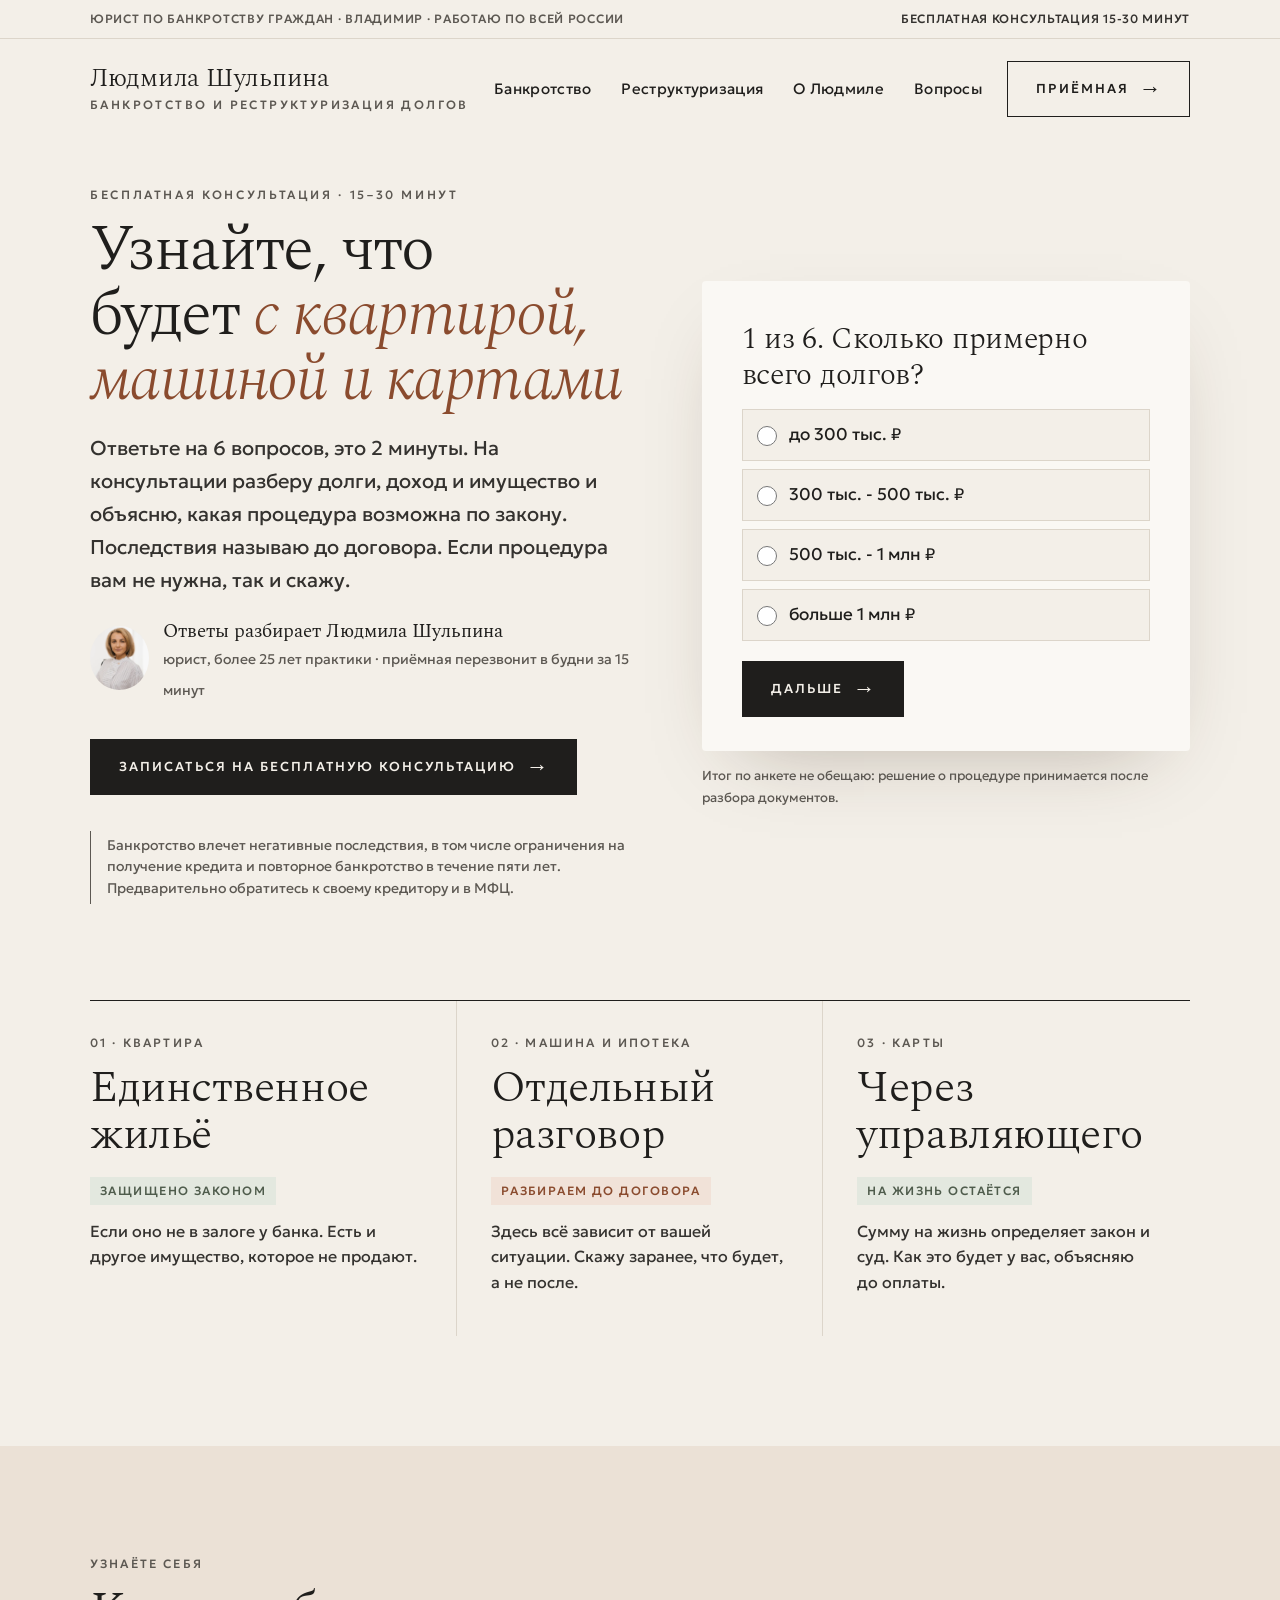
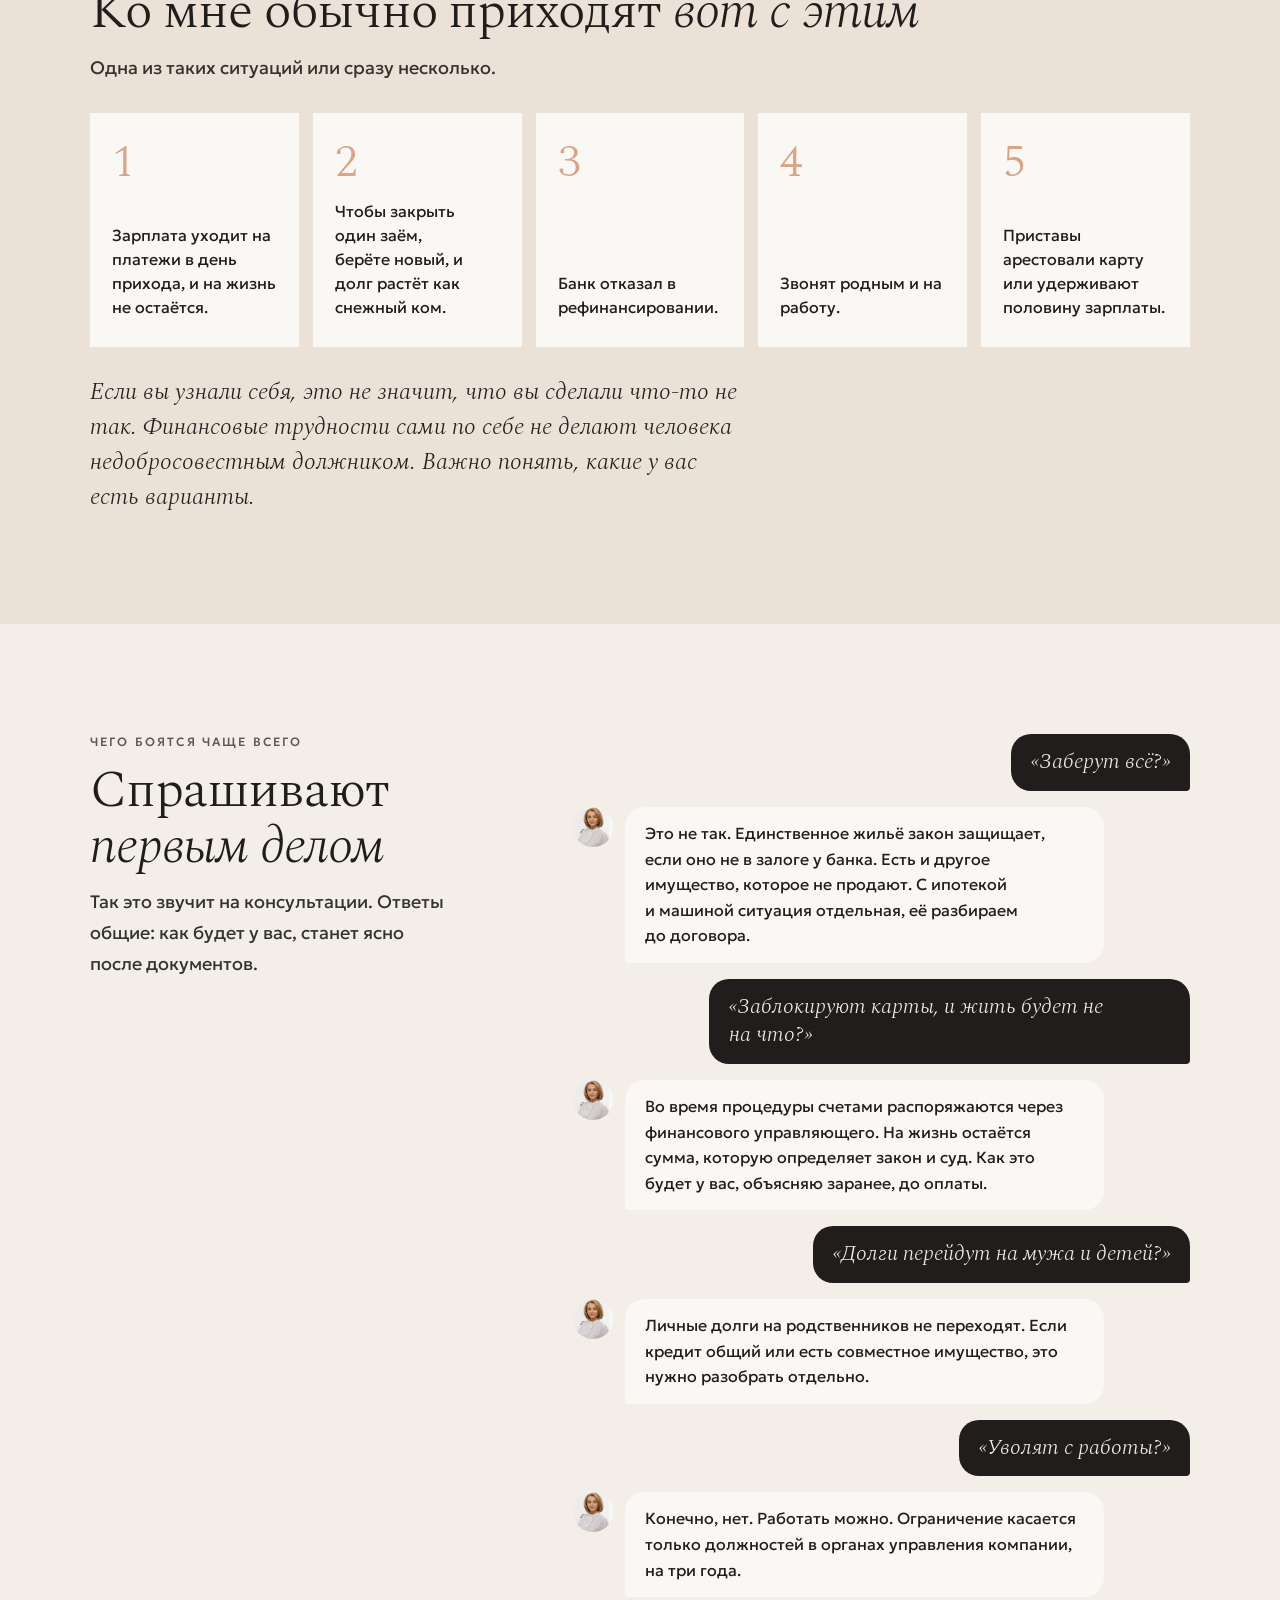
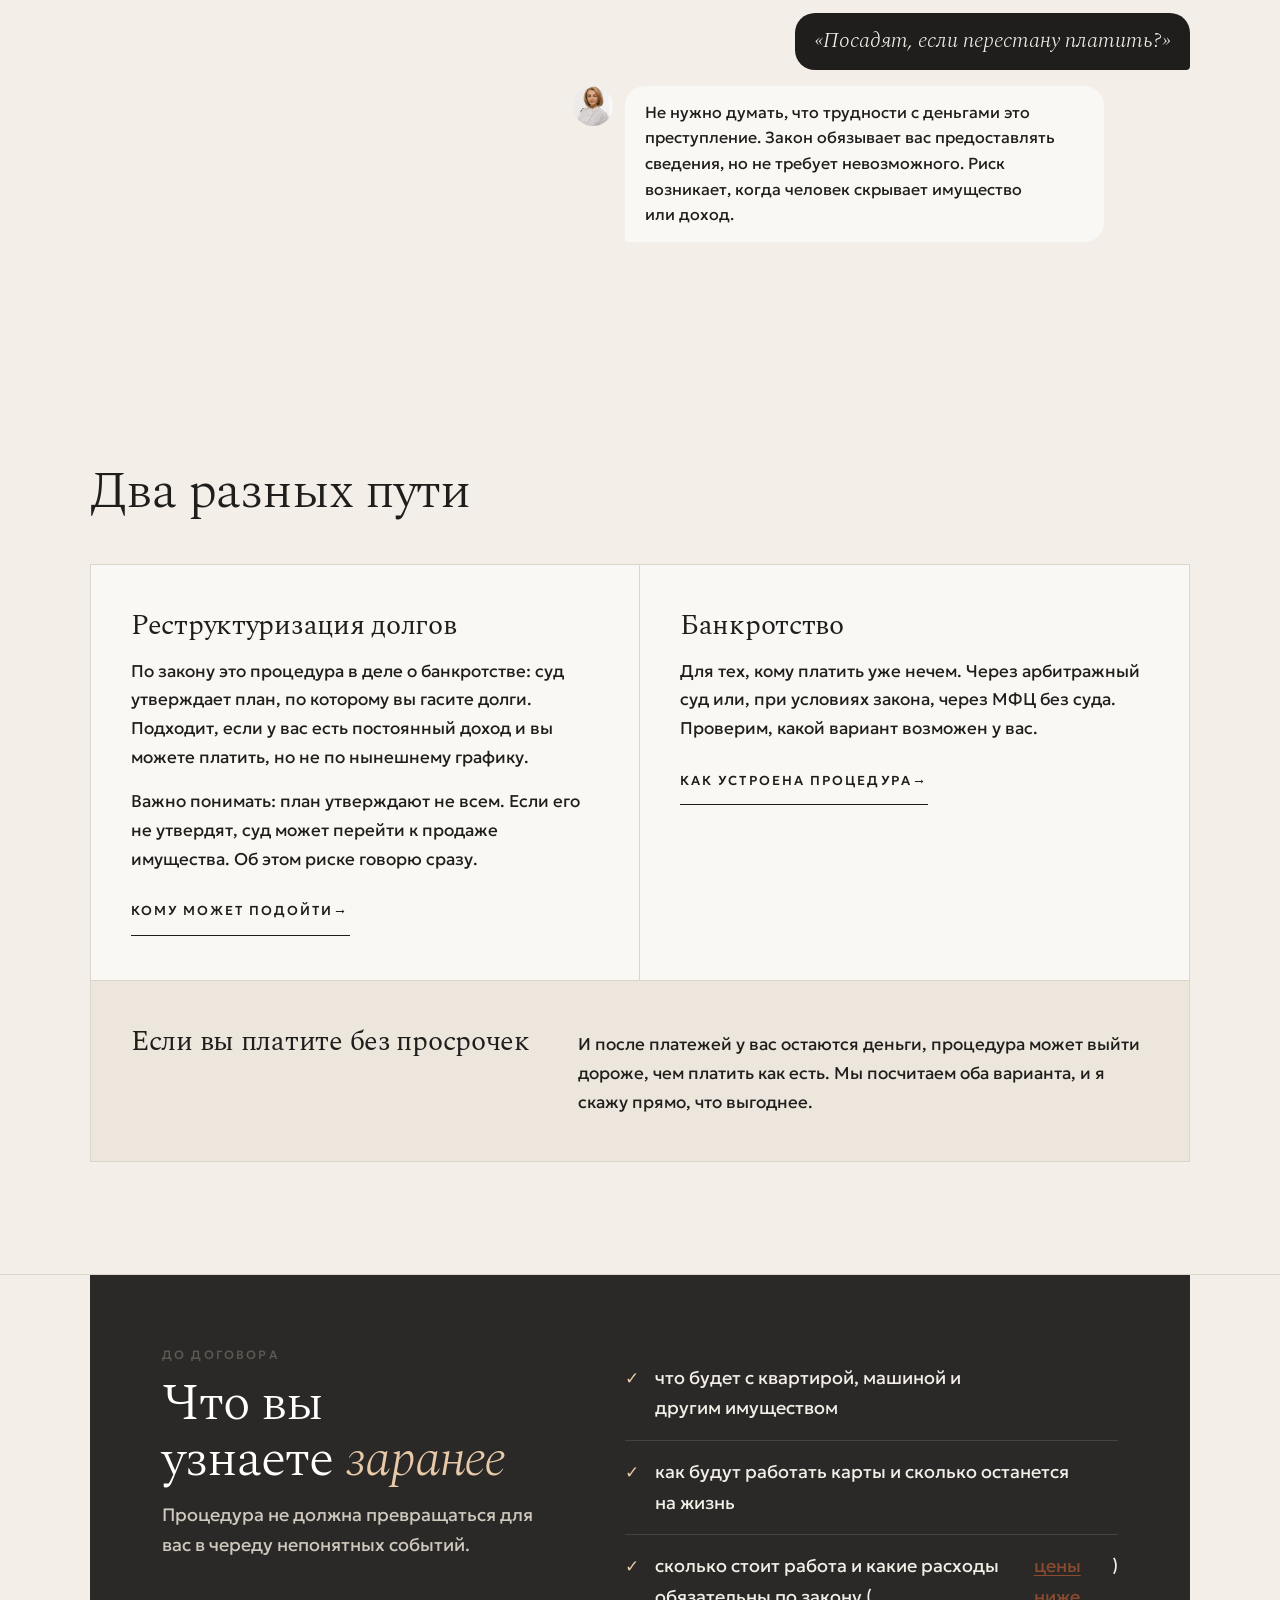
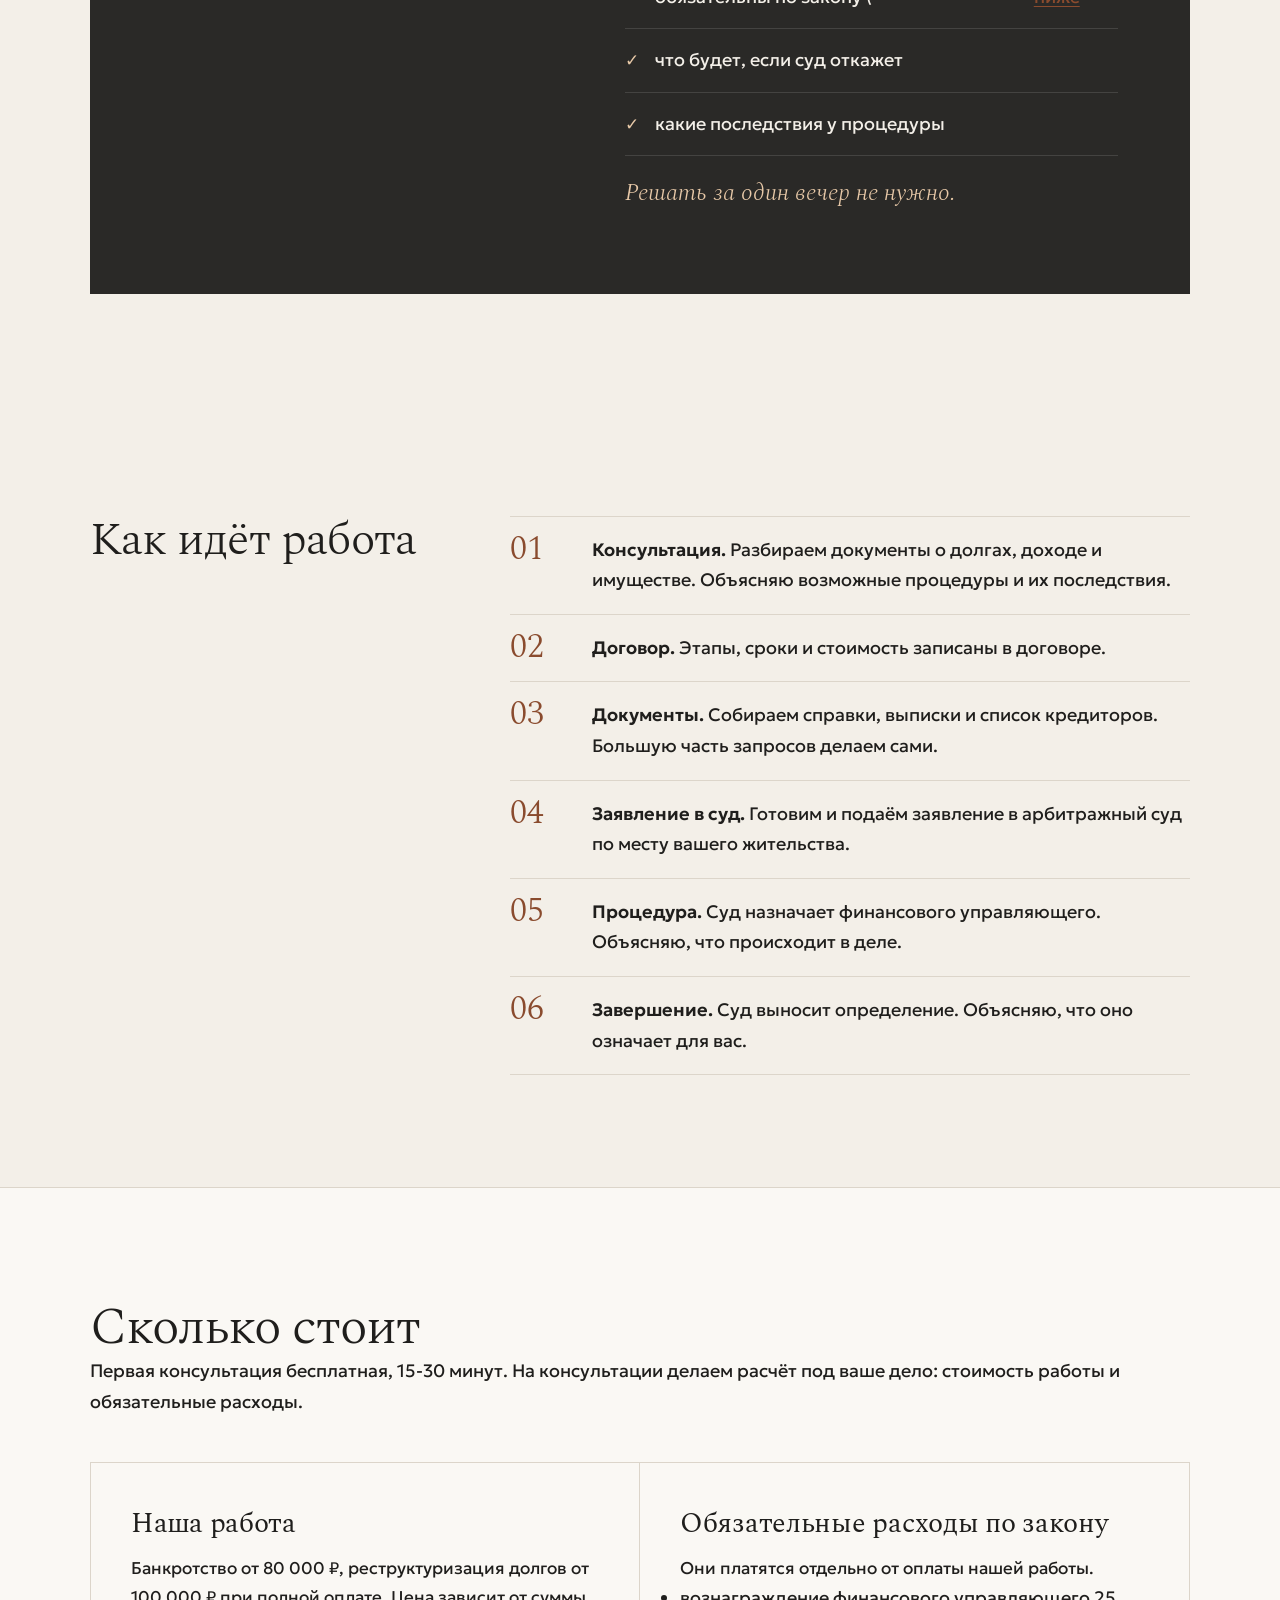
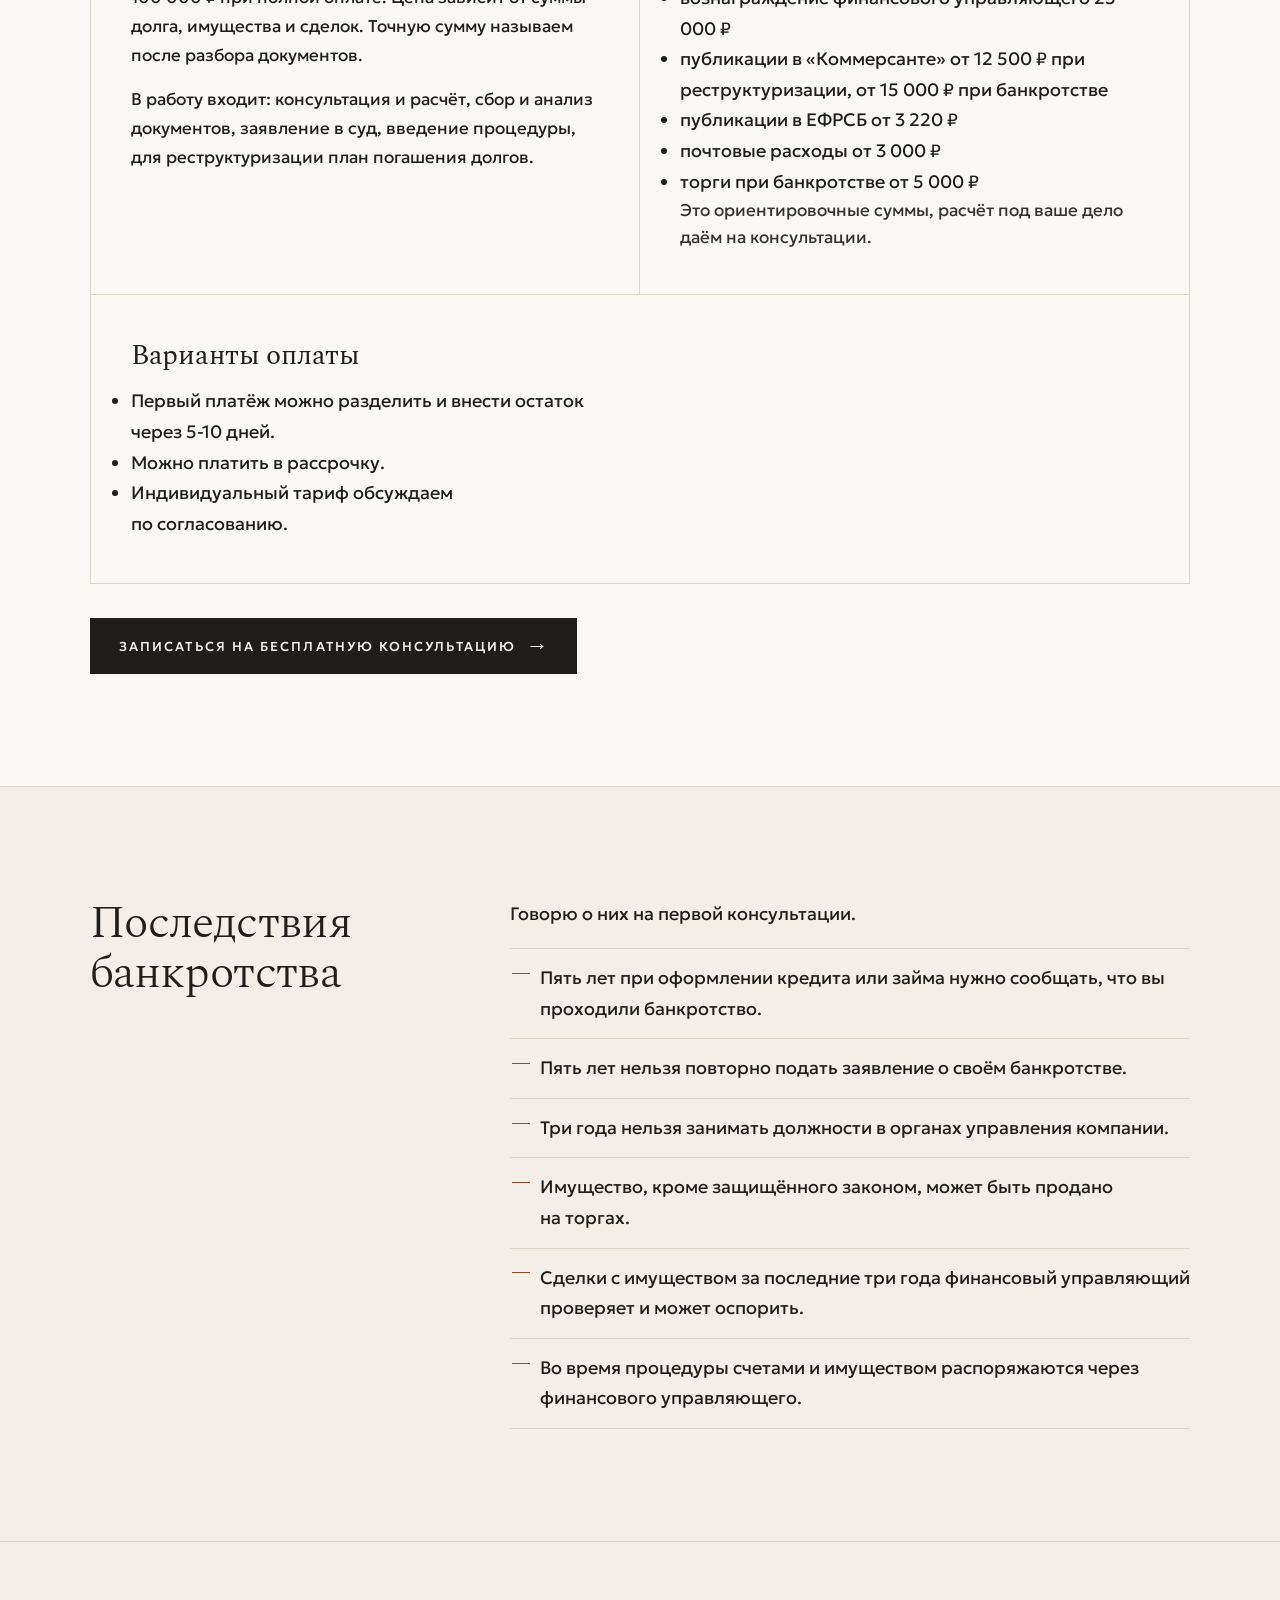
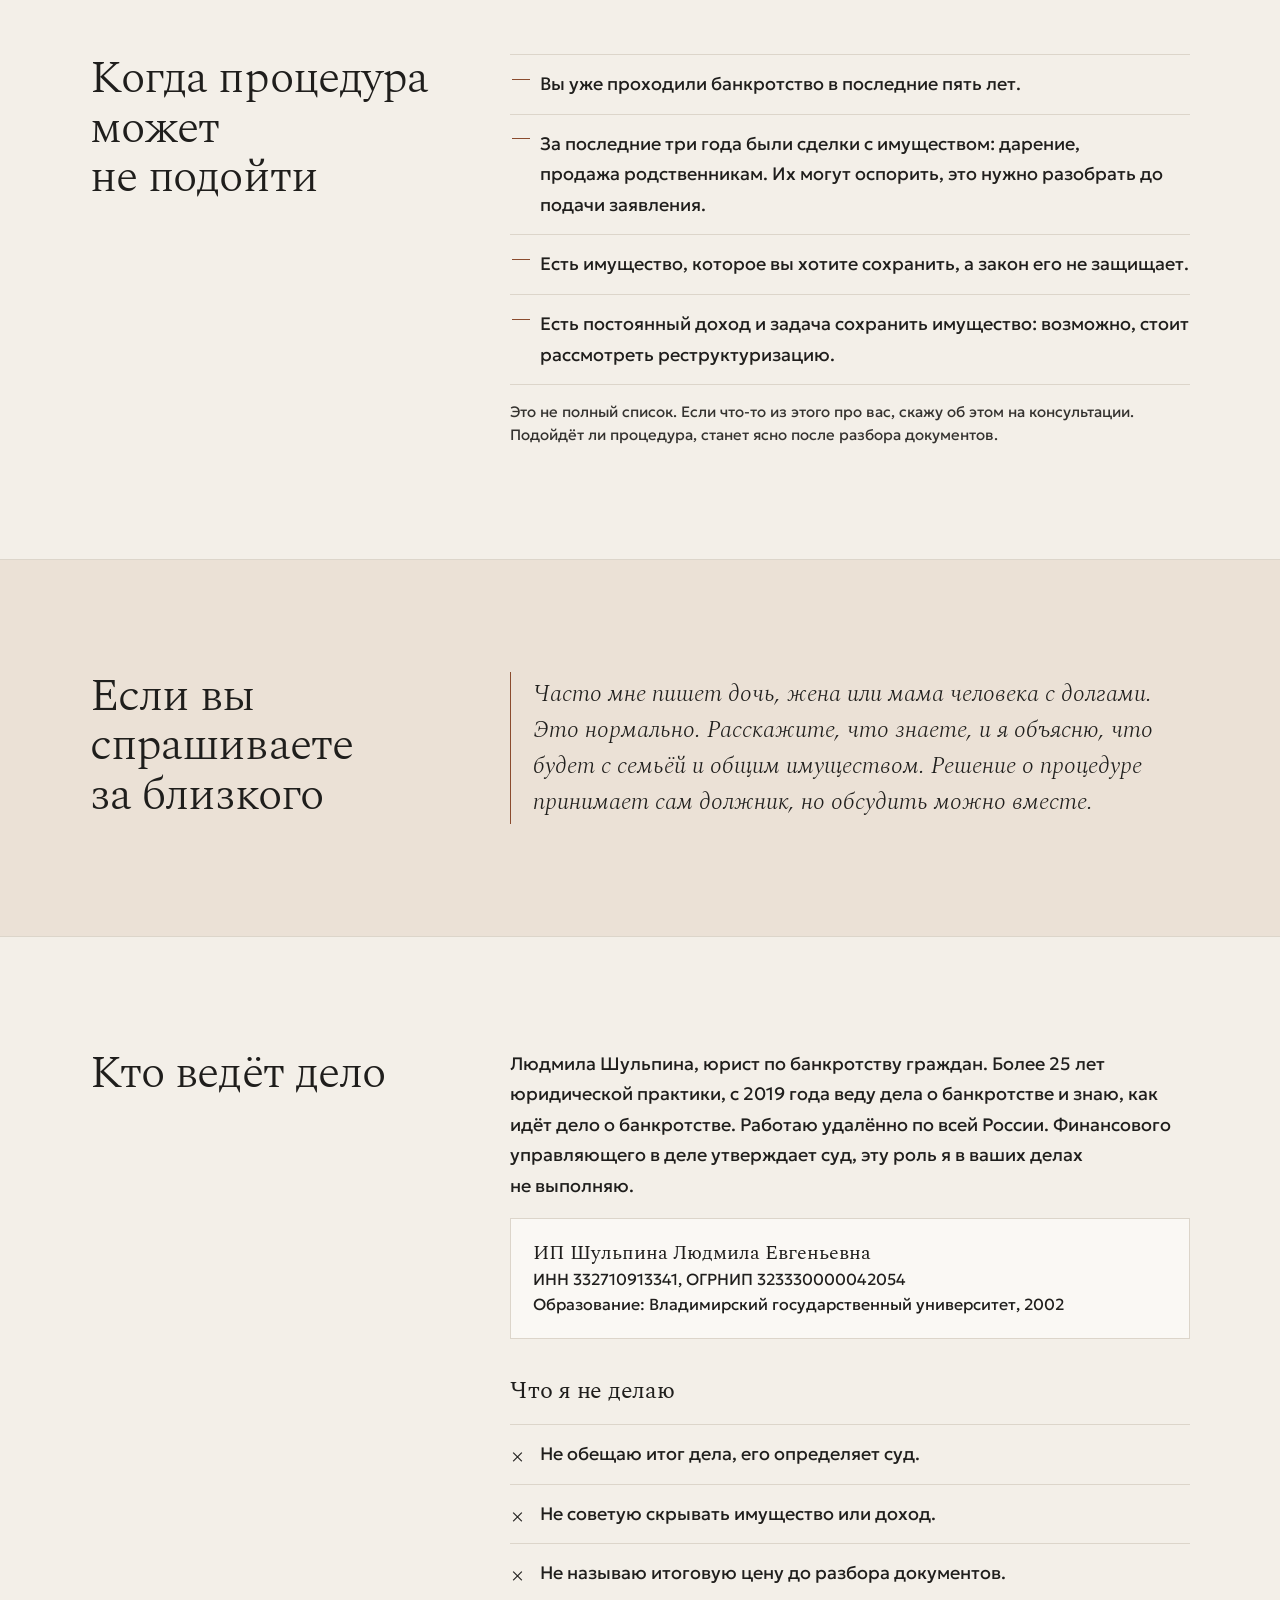
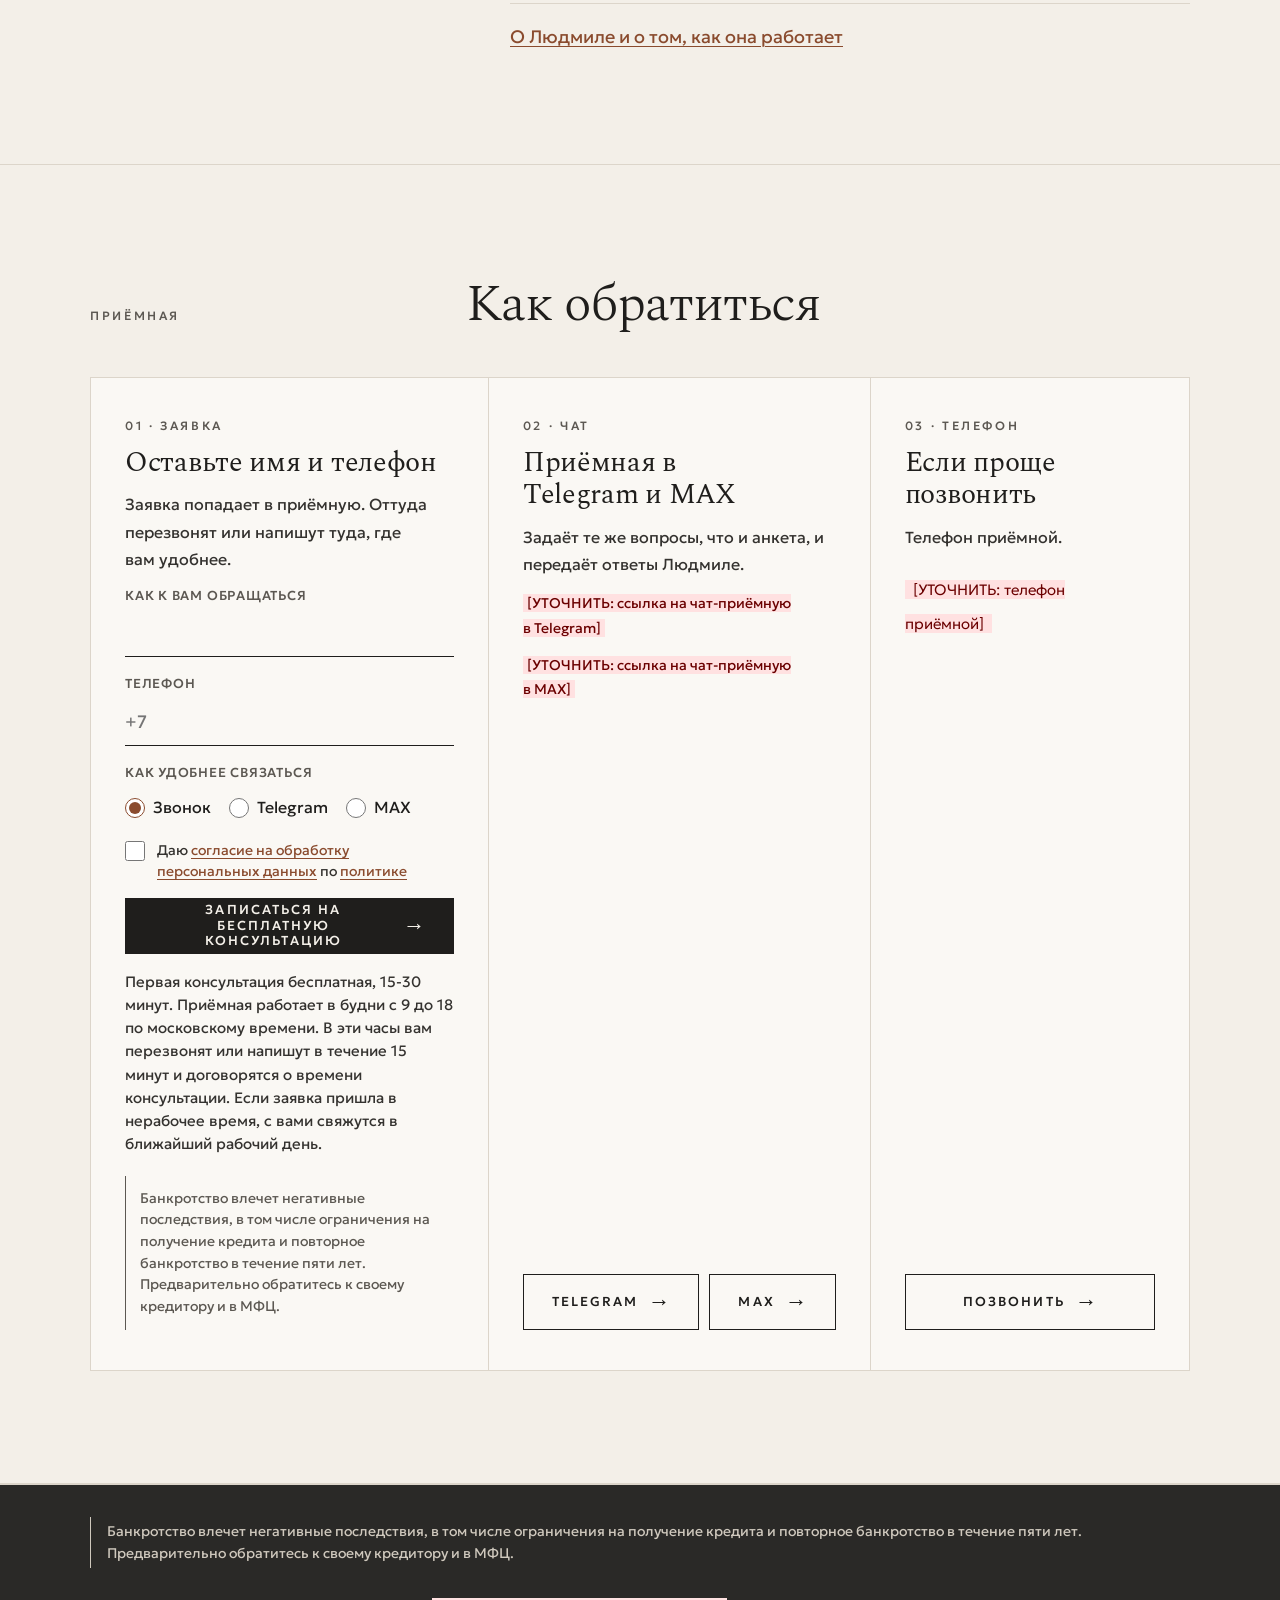
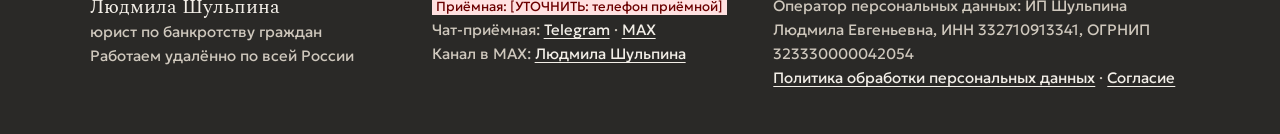
<file: index.html>
<!doctype html>
<html lang="ru">
<head>
<meta charset="utf-8">
<meta name="viewport" content="width=device-width, initial-scale=1">
<title>Банкротство физических лиц и реструктуризация долгов | Людмила Шульпина</title>
<meta name="description" content="Банкротство и реструктуризация долгов граждан. Бесплатная консультация 15-30 минут: юрист Людмила Шульпина разберёт вашу ситуацию и объяснит, какая процедура подходит и что она означает для имущества и дохода.">
<meta name="robots" content="noindex, nofollow">
<link rel="canonical" href="https://novyi-domen.example/">
<meta property="og:type" content="website">
<meta property="og:title" content="Банкротство физических лиц и реструктуризация долгов | Людмила Шульпина">
<meta property="og:description" content="Банкротство и реструктуризация долгов граждан. Бесплатная консультация 15-30 минут: юрист Людмила Шульпина разберёт вашу ситуацию и объяснит, какая процедура подходит и что она означает для имущества и дохода.">
<meta property="og:url" content="https://novyi-domen.example/">
<meta property="og:locale" content="ru_RU">
<link rel="icon" href="assets/favicon.svg" type="image/svg+xml">
<link rel="stylesheet" href="assets/style.css">
<link rel="stylesheet" href="assets/oformlenie.css">
<script type="application/ld+json">{"@context": "https://schema.org", "@type": "Person", "name": "Людмила Шульпина", "jobTitle": "Юрист по банкротству граждан", "description": "Юрист по банкротству и реструктуризации долгов граждан. Более 25 лет юридической практики.", "areaServed": {"@type": "Country", "name": "Россия"}, "sameAs": ["https://max.ru/channel_Shulpinamila"]}</script>
</head>
<body>
<div class="doc-bar"><div class="wrap"><span>Юрист по банкротству граждан · Владимир · работаю по всей России</span><span>Бесплатная консультация 15-30 минут</span></div></div>
<header class="top"><div class="wrap">
  <a class="brand" href="index.html">Людмила Шульпина<small>банкротство и реструктуризация долгов</small></a>
  <nav class="nav-d" aria-label="Разделы"><a href="bankrotstvo.html">Банкротство</a><a href="restrukturizaciya.html">Реструктуризация</a><a href="o-lyudmile.html">О Людмиле</a><a href="voprosy.html">Вопросы</a></nav>
  <div class="head-r">
    <details class="menu"><summary>Меню</summary><div class="drop"><a href="bankrotstvo.html">Банкротство</a><a href="restrukturizaciya.html">Реструктуризация</a><a href="o-lyudmile.html">О Людмиле</a><a href="voprosy.html">Вопросы</a></div></details>
    <a class="btn header-cta" href="#priemnaya">Приёмная</a>
  </div>
</div></header>
<main>
<section class="hero hero-b" data-screen="first"><div class="wrap hero-b-grid">
  <div>
    <span class="kicker">Бесплатная консультация · 15–30 минут</span>
    <h1>Узнайте, что будет <em>с квартирой, машиной и картами</em></h1>
    <p class="lead">Ответьте на 6 вопросов, это 2 минуты. На консультации разберу долги, доход и имущество и объясню, какая процедура возможна по закону. Последствия называю до договора. Если процедура вам не нужна, так и скажу.</p>
    <div class="who"><picture><source srcset="assets/img/lyudmila.webp" type="image/webp"><img src="assets/img/lyudmila.jpg" width="64" height="64" alt="Портрет Людмилы Шульпиной" fetchpriority="high" decoding="async"></picture><div><b>Ответы разбирает Людмила Шульпина</b><span>юрист, более 25 лет практики · приёмная перезвонит в будни за 15 минут</span></div></div>
    <div class="cta"><a class="btn" href="#priemnaya">Записаться на бесплатную консультацию</a></div>
    <p class="warn-281" data-warn="first">Банкротство влечет негативные последствия, в том числе ограничения на получение кредита и повторное банкротство в течение пяти лет. Предварительно обратитесь к своему кредитору и в МФЦ.</p>
  </div>
  <div class="quiz-card">
    <div class="quiz" id="diagnostika">
  <div class="quiz-steps"><fieldset class="quiz-step" data-key="debt" data-step="1"><legend>1 из 6. Сколько примерно всего долгов?</legend><label class="opt"><input type="radio" name="q_debt" value="до 300 тыс. ₽"> до 300 тыс. ₽</label><label class="opt"><input type="radio" name="q_debt" value="300 тыс. - 500 тыс. ₽"> 300 тыс. - 500 тыс. ₽</label><label class="opt"><input type="radio" name="q_debt" value="500 тыс. - 1 млн ₽"> 500 тыс. - 1 млн ₽</label><label class="opt"><input type="radio" name="q_debt" value="больше 1 млн ₽"> больше 1 млн ₽</label></fieldset><fieldset class="quiz-step" data-key="creditors" data-step="2"><legend>2 из 6. Кому вы должны?</legend><label class="opt"><input type="radio" name="q_creditors" value="банкам"> банкам</label><label class="opt"><input type="radio" name="q_creditors" value="микрозаймам"> микрозаймам</label><label class="opt"><input type="radio" name="q_creditors" value="налоговой и ЖКХ"> налоговой и ЖКХ</label><label class="opt"><input type="radio" name="q_creditors" value="частным лицам"> частным лицам</label><label class="opt"><input type="radio" name="q_creditors" value="нескольким сразу"> нескольким сразу</label></fieldset><fieldset class="quiz-step" data-key="income" data-step="3"><legend>3 из 6. Есть ли сейчас постоянный доход?</legend><label class="opt"><input type="radio" name="q_income" value="да, официальный"> да, официальный</label><label class="opt"><input type="radio" name="q_income" value="да, неофициальный"> да, неофициальный</label><label class="opt"><input type="radio" name="q_income" value="пенсия или пособие"> пенсия или пособие</label><label class="opt"><input type="radio" name="q_income" value="нет дохода"> нет дохода</label></fieldset><fieldset class="quiz-step" data-key="property" data-step="4"><legend>4 из 6. Что есть из имущества?</legend><label class="opt"><input type="radio" name="q_property" value="только жильё, где живу"> только жильё, где живу</label><label class="opt"><input type="radio" name="q_property" value="ещё квартира, дом или участок"> ещё квартира, дом или участок</label><label class="opt"><input type="radio" name="q_property" value="машина"> машина</label><label class="opt"><input type="radio" name="q_property" value="ничего из этого"> ничего из этого</label></fieldset><fieldset class="quiz-step" data-key="enforcement" data-step="5"><legend>5 из 6. Есть ли исполнительные производства у приставов?</legend><label class="opt"><input type="radio" name="q_enforcement" value="да"> да</label><label class="opt"><input type="radio" name="q_enforcement" value="нет"> нет</label><label class="opt"><input type="radio" name="q_enforcement" value="не знаю"> не знаю</label></fieldset><fieldset class="quiz-step" data-key="region" data-step="6"><legend>6 из 6. Где вы живёте?</legend><label class="opt"><input type="radio" name="q_region" value="Владимир и область"> Владимир и область</label><label class="opt"><input type="radio" name="q_region" value="другой регион России"> другой регион России</label></fieldset></div>
  <div class="quiz-nav"><button type="button" class="quiz-back" hidden>Назад</button><button type="button" class="quiz-next">Дальше</button></div>
  <div class="quiz-final" hidden>
    <p>Спасибо. Ответы уйдут вместе с заявкой. На консультации их разберут и объяснят, какая процедура по закону возможна в вашей ситуации и какие у неё последствия.</p>
    <form class="lead-form" data-form-name="kviz-diagnostika" data-endpoint="[УТОЧНИТЬ: адрес приёма заявок (Telegram-бот и таблица)]" novalidate>
  <input type="hidden" name="site_form" value="site_form">
  <input type="hidden" name="form_name" value="kviz-diagnostika">
  <input type="hidden" name="answers" value="">
  <input type="hidden" name="utm_source"><input type="hidden" name="utm_medium"><input type="hidden" name="utm_campaign"><input type="hidden" name="utm_content"><input type="hidden" name="utm_term">
  <input type="hidden" name="page" value="">
  <div class="hp" aria-hidden="true"><label>Не заполняйте это поле <input type="text" name="website" tabindex="-1" autocomplete="off"></label></div>
  <label>Как к вам обращаться<input type="text" name="name" autocomplete="given-name" required></label>
  <label>Телефон<input type="tel" name="phone" autocomplete="tel" inputmode="tel" placeholder="+7" required></label>
  <fieldset class="contact-way"><legend>Как удобнее связаться</legend>
    <label><input type="radio" name="contact" value="call" checked> Звонок</label>
    <label><input type="radio" name="contact" value="tg"> Telegram</label>
    <label><input type="radio" name="contact" value="max"> MAX</label>
  </fieldset>
  <label class="consent"><input type="checkbox" name="consent" required> Даю <a href="soglasie.html" target="_blank">согласие на обработку персональных данных</a> по <a href="politika.html" target="_blank">политике</a></label>
  <button type="submit">Записаться на бесплатную консультацию</button>
  <p class="note after-submit">Первая консультация бесплатная, 15-30 минут. Приёмная работает в будни с 9 до 18 по московскому времени. В эти часы вам перезвонят или напишут в течение 15 минут и договорятся о времени консультации. Если заявка пришла в нерабочее время, с вами свяжутся в ближайший рабочий день.</p>
  <p class="form-status" role="status" aria-live="polite"></p>
  <p class="warn-281" data-warn="form">Банкротство влечет негативные последствия, в том числе ограничения на получение кредита и повторное банкротство в течение пяти лет. Предварительно обратитесь к своему кредитору и в МФЦ.</p>
</form>
  </div>
</div>
    <p class="quiz-note">Итог по анкете не обещаю: решение о процедуре принимается после разбора документов.</p>
  </div>
</div></section>

<section class="three-sec"><div class="wrap">
  <div class="three">
    <article><div class="ic">01 · Квартира</div><h3>Единственное жильё</h3><span class="yes g">Защищено законом</span>
      <p>Если оно не в залоге у банка. Есть и другое имущество, которое не продают.</p></article>
    <article><div class="ic">02 · Машина и ипотека</div><h3>Отдельный разговор</h3><span class="yes r">Разбираем до договора</span>
      <p>Здесь всё зависит от вашей ситуации. Скажу заранее, что будет, а не после.</p></article>
    <article><div class="ic">03 · Карты</div><h3>Через управляющего</h3><span class="yes g">На жизнь остаётся</span>
      <p>Сумму на жизнь определяет закон и суд. Как это будет у вас, объясняю до оплаты.</p></article>
  </div>
</div></section>

<section class="uznaete"><div class="wrap">
  <span class="kicker">Узнаёте себя</span>
  <h2>Ко мне обычно приходят <em>вот с этим</em></h2>
  <p class="sub">Одна из таких ситуаций или сразу несколько.</p>
  <div class="tiles">
    <div class="tile"><span class="n">1</span><p>Зарплата уходит на платежи в день прихода, и на жизнь не остаётся.</p></div>
    <div class="tile"><span class="n">2</span><p>Чтобы закрыть один заём, берёте новый, и долг растёт как снежный ком.</p></div>
    <div class="tile"><span class="n">3</span><p>Банк отказал в рефинансировании.</p></div>
    <div class="tile"><span class="n">4</span><p>Звонят родным и на работу.</p></div>
    <div class="tile"><span class="n">5</span><p>Приставы арестовали карту или удерживают половину зарплаты.</p></div>
  </div>
  <p class="after">Если вы узнали себя, это не значит, что вы сделали что-то не так. Финансовые трудности сами по себе не делают человека недобросовестным должником. Важно понять, какие у вас есть варианты.</p>
</div></section>

<section class="chat"><div class="wrap chat-grid">
  <div class="side"><span class="kicker">Чего боятся чаще всего</span><h2>Спрашивают <em>первым делом</em></h2><p>Так это звучит на консультации. Ответы общие: как будет у вас, станет ясно после документов.</p></div>
  <div class="thread">
    <p class="q">«Заберут всё?»</p>
    <div class="a"><img src="assets/img/lyudmila.jpg" width="40" height="40" alt="" loading="lazy" decoding="async"><p>Это не так. Единственное жильё закон защищает, если оно не в залоге у банка. Есть и другое имущество, которое не продают. С ипотекой и машиной ситуация отдельная, её разбираем до договора.</p></div>
    <p class="q">«Заблокируют карты, и жить будет не на что?»</p>
    <div class="a"><img src="assets/img/lyudmila.jpg" width="40" height="40" alt="" loading="lazy" decoding="async"><p>Во время процедуры счетами распоряжаются через финансового управляющего. На жизнь остаётся сумма, которую определяет закон и суд. Как это будет у вас, объясняю заранее, до оплаты.</p></div>
    <p class="q">«Долги перейдут на мужа и детей?»</p>
    <div class="a"><img src="assets/img/lyudmila.jpg" width="40" height="40" alt="" loading="lazy" decoding="async"><p>Личные долги на родственников не переходят. Если кредит общий или есть совместное имущество, это нужно разобрать отдельно.</p></div>
    <p class="q">«Уволят с работы?»</p>
    <div class="a"><img src="assets/img/lyudmila.jpg" width="40" height="40" alt="" loading="lazy" decoding="async"><p>Конечно, нет. Работать можно. Ограничение касается только должностей в органах управления компании, на три года.</p></div>
    <p class="q">«Посадят, если перестану платить?»</p>
    <div class="a"><img src="assets/img/lyudmila.jpg" width="40" height="40" alt="" loading="lazy" decoding="async"><p>Не нужно думать, что трудности с деньгами это преступление. Закон обязывает вас предоставлять сведения, но не требует невозможного. Риск возникает, когда человек скрывает имущество или доход.</p></div>
  </div>
</div></section>

<section class="sec"><div class="wrap">
  <h2>Два разных пути</h2>
  <div class="paths">
    <article class="path">
      <h3>Реструктуризация долгов</h3>
      <p>По закону это процедура в деле о банкротстве: суд утверждает план, по которому вы гасите долги. Подходит, если у вас есть постоянный доход и вы можете платить, но не по нынешнему графику.</p>
      <p>Важно понимать: план утверждают не всем. Если его не утвердят, суд может перейти к продаже имущества. Об этом риске говорю сразу.</p>
      <a class="more" href="restrukturizaciya.html">Кому может подойти</a>
    </article>
    <article class="path">
      <h3>Банкротство</h3>
      <p>Для тех, кому платить уже нечем. Через арбитражный суд или, при условиях закона, через МФЦ без суда. Проверим, какой вариант возможен у вас.</p>
      <a class="more" href="bankrotstvo.html">Как устроена процедура</a>
    </article>
    <article class="path quiet">
      <h3>Если вы платите без просрочек</h3>
      <p>И после платежей у вас остаются деньги, процедура может выйти дороже, чем платить как есть. Мы посчитаем оба варианта, и я скажу прямо, что выгоднее.</p>
    </article>
  </div>
</div></section>

<section class="dognav"><div class="wrap"><div class="night">
  <div><span class="kicker">До договора</span><h2>Что вы узнаете <em>заранее</em></h2><p class="sub">Процедура не должна превращаться для вас в череду непонятных событий.</p></div>
  <div><ul>
    <li>что будет с квартирой, машиной и другим имуществом</li>
    <li>как будут работать карты и сколько останется на жизнь</li>
    <li>сколько стоит работа и какие расходы обязательны по закону (<a href="#stoimost">цены ниже</a>)</li>
    <li>что будет, если суд откажет</li>
    <li>какие последствия у процедуры</li>
  </ul><p class="end">Решать за один вечер не нужно.</p></div>
</div></div></section>

<section class="sec"><div class="wrap sec-grid">
  <div class="sec-head"><h2>Как идёт работа</h2></div>
  <div class="prose">
    <ol class="steps">
      <li><strong>Консультация.</strong> Разбираем документы о долгах, доходе и имуществе. Объясняю возможные процедуры и их последствия.</li>
      <li><strong>Договор.</strong> Этапы, сроки и стоимость записаны в договоре.</li>
      <li><strong>Документы.</strong> Собираем справки, выписки и список кредиторов. Большую часть запросов делаем сами.</li>
      <li><strong>Заявление в суд.</strong> Готовим и подаём заявление в арбитражный суд по месту вашего жительства.</li>
      <li><strong>Процедура.</strong> Суд назначает финансового управляющего. Объясняю, что происходит в деле.</li>
      <li><strong>Завершение.</strong> Суд выносит определение. Объясняю, что оно означает для вас.</li>
    </ol>
  </div>
</div></section>

<section class="sec alt" id="stoimost"><div class="wrap">
  <h2>Сколько стоит</h2>
  <p class="sub">Первая консультация бесплатная, 15-30 минут. На консультации делаем расчёт под ваше дело: стоимость работы и обязательные расходы.</p>
  <div class="paths">
    <article class="path">
      <h3>Наша работа</h3>
      <p>Банкротство от 80 000 ₽, реструктуризация долгов от 100 000 ₽ при полной оплате. Цена зависит от суммы долга, имущества и сделок. Точную сумму называем после разбора документов.</p>
      <p>В работу входит: консультация и расчёт, сбор и анализ документов, заявление в суд, введение процедуры, для реструктуризации план погашения долгов.</p>
    </article>
    <article class="path">
      <h3>Обязательные расходы по закону</h3>
      <p>Они платятся отдельно от оплаты нашей работы.</p>
      <ul>
        <li>вознаграждение финансового управляющего 25 000 ₽</li>
        <li>публикации в «Коммерсанте» от 12 500 ₽ при реструктуризации, от 15 000 ₽ при банкротстве</li>
        <li>публикации в ЕФРСБ от 3 220 ₽</li>
        <li>почтовые расходы от 3 000 ₽</li>
        <li>торги при банкротстве от 5 000 ₽</li>
      </ul>
      <p class="note">Это ориентировочные суммы, расчёт под ваше дело даём на консультации.</p>
    </article>
    <article class="path">
      <h3>Варианты оплаты</h3>
      <ul>
        <li>Первый платёж можно разделить и внести остаток через 5-10 дней.</li>
        <li>Можно платить в рассрочку.</li>
        <li>Индивидуальный тариф обсуждаем по согласованию.</li>
      </ul>
    </article>
  </div>
  <div class="cta"><a class="btn" href="#priemnaya">Записаться на бесплатную консультацию</a></div>
</div></section>

<section class="sec"><div class="wrap sec-grid">
  <div class="sec-head"><h2>Последствия банкротства</h2></div>
  <div class="prose">
    <p>Говорю о них на первой консультации.</p>
    <ul>
      <li>Пять лет при оформлении кредита или займа нужно сообщать, что вы проходили банкротство.</li>
      <li>Пять лет нельзя повторно подать заявление о своём банкротстве.</li>
      <li>Три года нельзя занимать должности в органах управления компании.</li>
      <li>Имущество, кроме защищённого законом, может быть продано на торгах.</li>
      <li>Сделки с имуществом за последние три года финансовый управляющий проверяет и может оспорить.</li>
      <li>Во время процедуры счетами и имуществом распоряжаются через финансового управляющего.</li>
    </ul>
  </div>
</div></section>

<section class="sec"><div class="wrap sec-grid">
  <div class="sec-head"><h2>Когда процедура может не подойти</h2></div>
  <div class="prose">
    <ul>
      <li>Вы уже проходили банкротство в последние пять лет.</li>
      <li>За последние три года были сделки с имуществом: дарение, продажа родственникам. Их могут оспорить, это нужно разобрать до подачи заявления.</li>
      <li>Есть имущество, которое вы хотите сохранить, а закон его не защищает.</li>
      <li>Есть постоянный доход и задача сохранить имущество: возможно, стоит рассмотреть реструктуризацию.</li>
    </ul>
    <p class="note">Это не полный список. Если что-то из этого про вас, скажу об этом на консультации. Подойдёт ли процедура, станет ясно после разбора документов.</p>
  </div>
</div></section>

<section class="sec sage"><div class="wrap sec-grid">
  <div class="sec-head"><h2>Если вы спрашиваете за близкого</h2></div>
  <div class="prose">
    <p class="callout">Часто мне пишет дочь, жена или мама человека с долгами. Это нормально. Расскажите, что знаете, и я объясню, что будет с семьёй и общим имуществом. Решение о процедуре принимает сам должник, но обсудить можно вместе.</p>
  </div>
</div></section>

<section class="sec"><div class="wrap sec-grid">
  <div class="sec-head"><h2>Кто ведёт дело</h2></div>
  <div class="prose">
    <p>Людмила Шульпина, юрист по банкротству граждан. Более 25 лет юридической практики, с 2019 года веду дела о банкротстве и знаю, как идёт дело о банкротстве. Работаю удалённо по всей России. Финансового управляющего в деле утверждает суд, эту роль я в ваших делах не выполняю.</p>
    <p class="req"><b>ИП Шульпина Людмила Евгеньевна</b><br>ИНН 332710913341, ОГРНИП 323330000042054<br>Образование: Владимирский государственный университет, 2002</p>
    <h3>Что я не делаю</h3>
    <ul class="cross">
      <li>Не обещаю итог дела, его определяет суд.</li>
      <li>Не советую скрывать имущество или доход.</li>
      <li>Не называю итоговую цену до разбора документов.</li>
    </ul>
    <p><a href="o-lyudmile.html">О Людмиле и о том, как она работает</a></p>
  </div>
</div></section>

<section class="sec priemnaya" id="priemnaya"><div class="wrap">
  <div class="sec-head"><span class="kicker">Приёмная</span><h2>Как обратиться</h2></div>
  <div class="reception">
    <div class="cell cell-form"><span class="num">01 · Заявка</span><h3>Оставьте имя и телефон</h3><p>Заявка попадает в приёмную. Оттуда перезвонят или напишут туда, где вам удобнее.</p>
      <form class="lead-form" data-form-name="glavnaya-kontakty" data-endpoint="[УТОЧНИТЬ: адрес приёма заявок (Telegram-бот и таблица)]" novalidate>
  <input type="hidden" name="site_form" value="site_form">
  <input type="hidden" name="form_name" value="glavnaya-kontakty">
  <input type="hidden" name="answers" value="">
  <input type="hidden" name="utm_source"><input type="hidden" name="utm_medium"><input type="hidden" name="utm_campaign"><input type="hidden" name="utm_content"><input type="hidden" name="utm_term">
  <input type="hidden" name="page" value="">
  <div class="hp" aria-hidden="true"><label>Не заполняйте это поле <input type="text" name="website" tabindex="-1" autocomplete="off"></label></div>
  <label>Как к вам обращаться<input type="text" name="name" autocomplete="given-name" required></label>
  <label>Телефон<input type="tel" name="phone" autocomplete="tel" inputmode="tel" placeholder="+7" required></label>
  <fieldset class="contact-way"><legend>Как удобнее связаться</legend>
    <label><input type="radio" name="contact" value="call" checked> Звонок</label>
    <label><input type="radio" name="contact" value="tg"> Telegram</label>
    <label><input type="radio" name="contact" value="max"> MAX</label>
  </fieldset>
  <label class="consent"><input type="checkbox" name="consent" required> Даю <a href="soglasie.html" target="_blank">согласие на обработку персональных данных</a> по <a href="politika.html" target="_blank">политике</a></label>
  <button type="submit">Записаться на бесплатную консультацию</button>
  <p class="note after-submit">Первая консультация бесплатная, 15-30 минут. Приёмная работает в будни с 9 до 18 по московскому времени. В эти часы вам перезвонят или напишут в течение 15 минут и договорятся о времени консультации. Если заявка пришла в нерабочее время, с вами свяжутся в ближайший рабочий день.</p>
  <p class="form-status" role="status" aria-live="polite"></p>
  <p class="warn-281" data-warn="form">Банкротство влечет негативные последствия, в том числе ограничения на получение кредита и повторное банкротство в течение пяти лет. Предварительно обратитесь к своему кредитору и в МФЦ.</p>
</form>
    </div>
    <div class="cell"><span class="num">02 · Чат</span><h3>Приёмная в Telegram и MAX</h3><p>Задаёт те же вопросы, что и анкета, и передаёт ответы Людмиле.</p>
      <p class="note">[УТОЧНИТЬ: ссылка на чат-приёмную в Telegram]</p><p class="note">[УТОЧНИТЬ: ссылка на чат-приёмную в MAX]</p><div class="cell-btns"><a class="btn" href="#priemnaya">Telegram</a><a class="btn" href="#priemnaya">MAX</a></div>
    </div>
    <div class="cell"><span class="num">03 · Телефон</span><h3>Если проще позвонить</h3><p>Телефон приёмной.</p>
      <p class="phone"><span class="todo">[УТОЧНИТЬ: телефон приёмной]</span></p><a class="btn" href="#priemnaya">Позвонить</a>
    </div>
  </div>
</div></section>

</main>
<footer class="site-footer"><div class="wrap">
  <p class="warn-281" data-warn="footer">Банкротство влечет негативные последствия, в том числе ограничения на получение кредита и повторное банкротство в течение пяти лет. Предварительно обратитесь к своему кредитору и в МФЦ.</p>
  <div class="footer-cols">
    <div><strong>Людмила Шульпина</strong><br>юрист по банкротству граждан<br>Работаем удалённо по всей России</div>
    <div>Приёмная: [УТОЧНИТЬ: телефон приёмной]<br>Чат-приёмная: <a href="#priemnaya">Telegram</a> · <a href="#priemnaya">MAX</a><br>Канал в MAX: <a href="https://max.ru/channel_Shulpinamila">Людмила Шульпина</a></div>
    <div>Оператор персональных данных: ИП Шульпина Людмила Евгеньевна, ИНН 332710913341, ОГРНИП 323330000042054<br><a href="politika.html">Политика обработки персональных данных</a> · <a href="soglasie.html">Согласие</a></div>
  </div>
</div></footer>
<nav class="dock" aria-label="Связаться"><a href="index.html#diagnostika">Заявка</a><a href="#priemnaya">Написать</a><a href="#priemnaya">Позвонить</a></nav>
<script src="assets/site.js" defer></script>
</body>
</html>
</file>
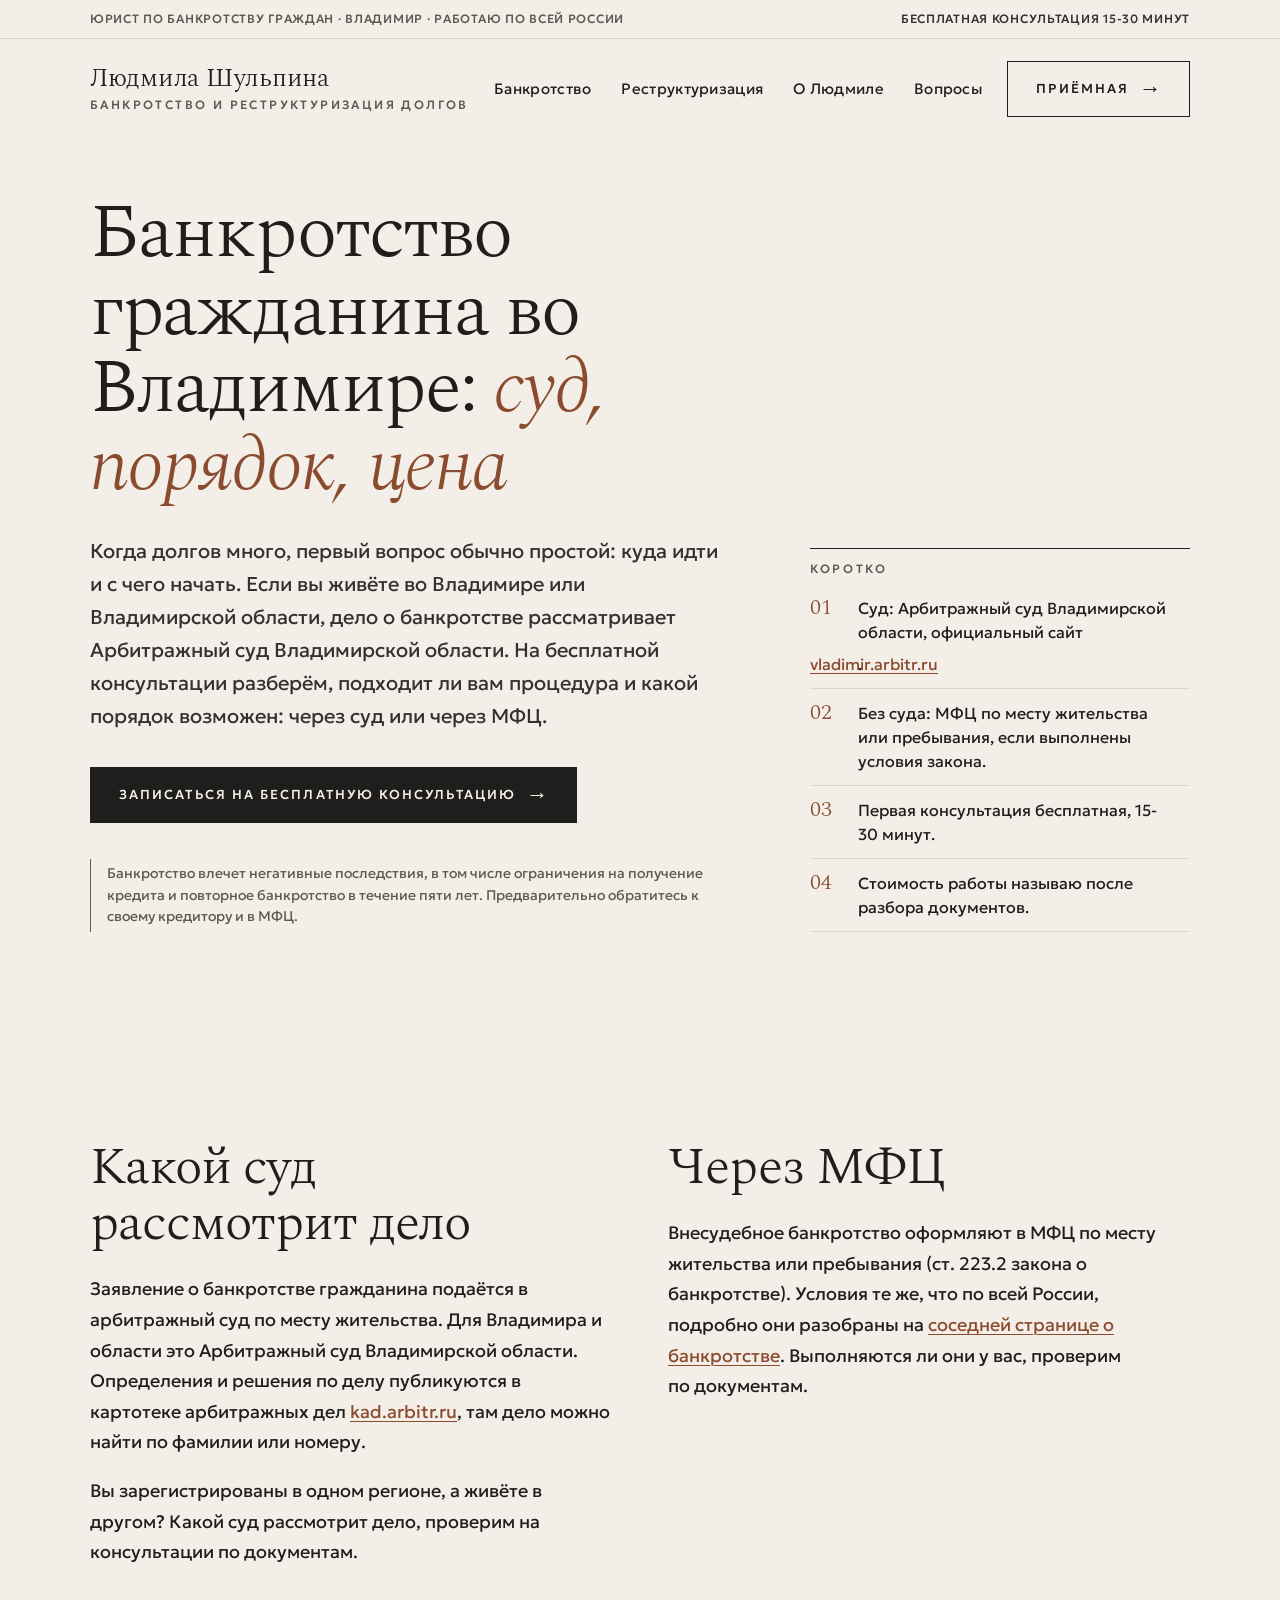
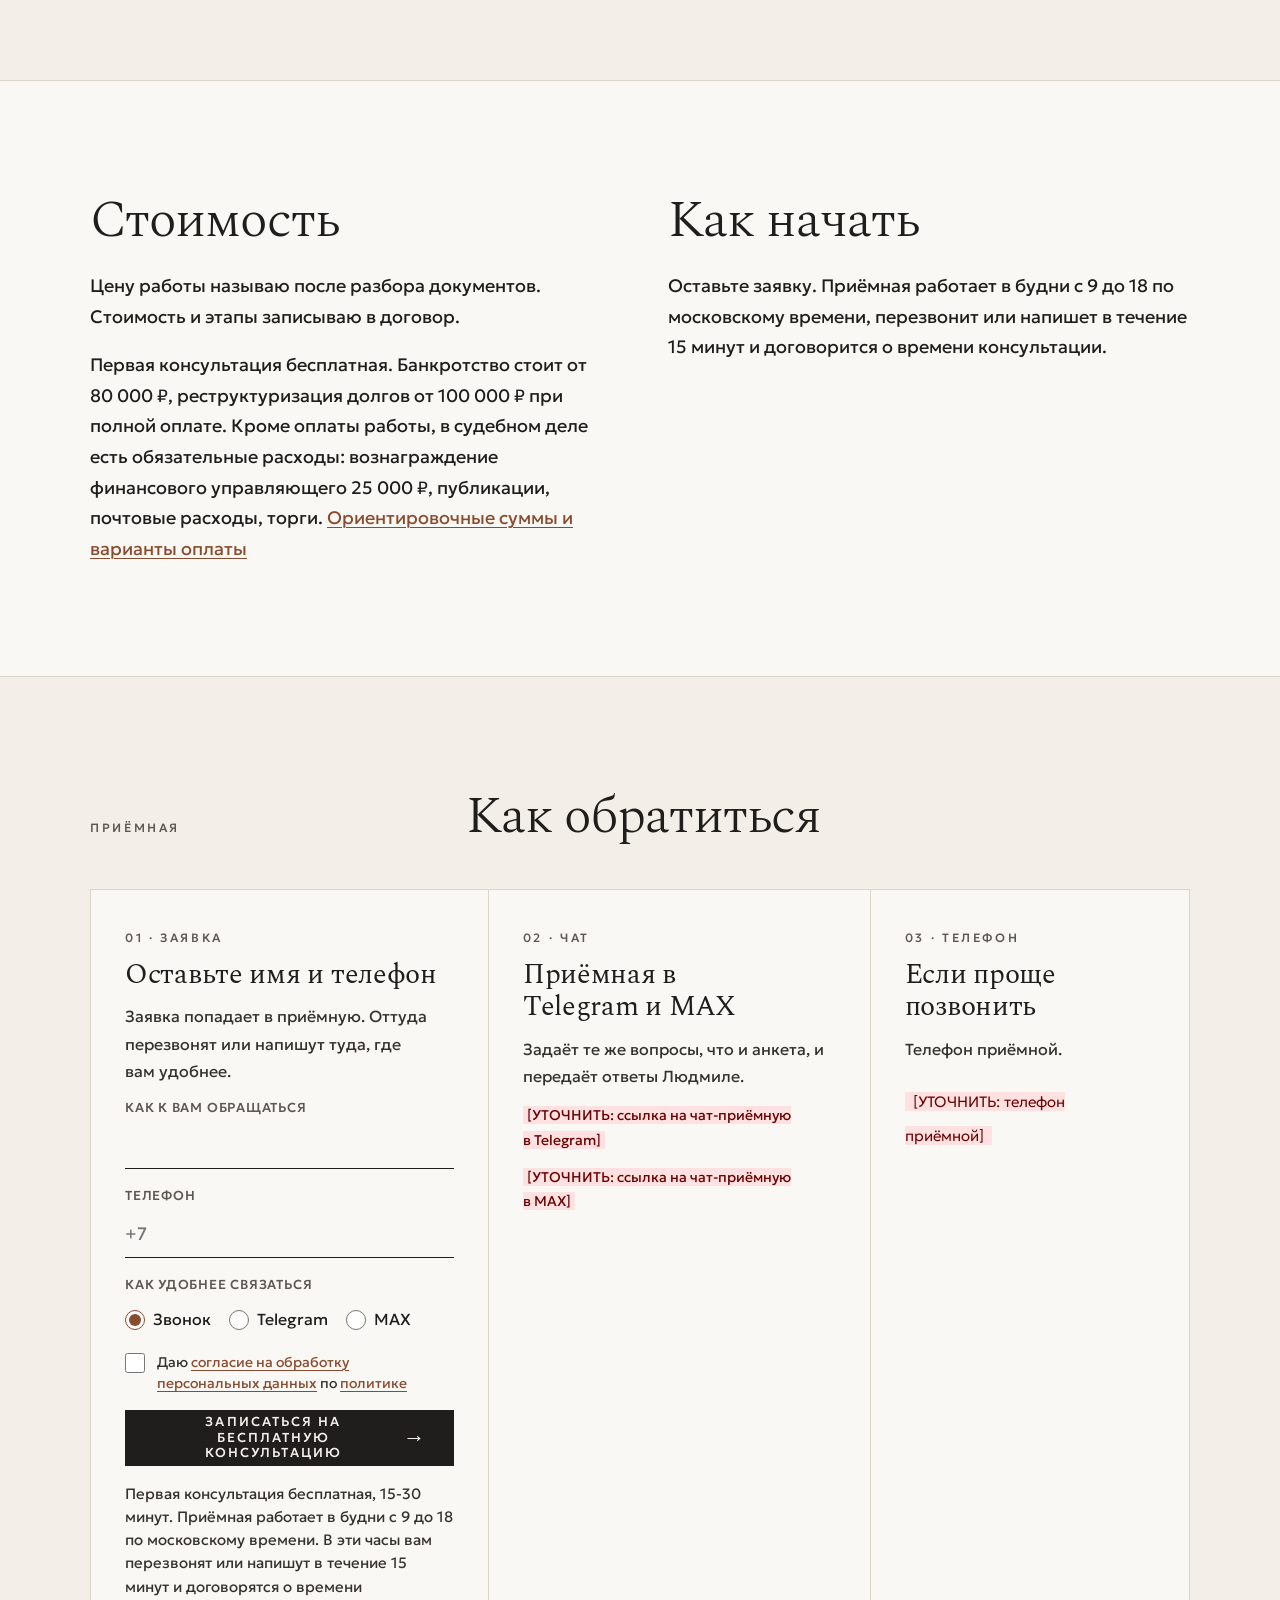
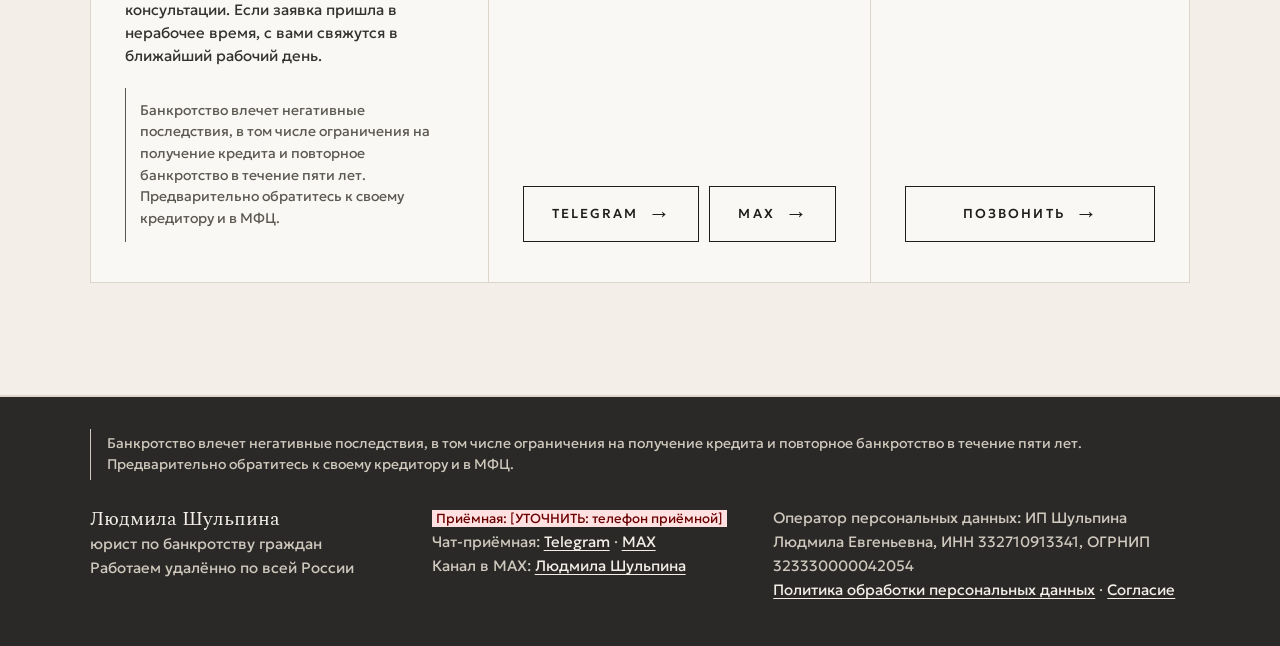
<file: bankrotstvo-vladimir.html>
<!doctype html>
<html lang="ru">
<head>
<meta charset="utf-8">
<meta name="viewport" content="width=device-width, initial-scale=1">
<title>Банкротство гражданина во Владимире и области | Людмила Шульпина</title>
<meta name="description" content="Банкротство гражданина во Владимире и Владимирской области: какой суд рассмотрит дело, внесудебный порядок через МФЦ, как устроена стоимость. Первая консультация бесплатная.">
<meta name="robots" content="noindex, nofollow">
<link rel="canonical" href="https://novyi-domen.example/bankrotstvo-vladimir.html">
<meta property="og:type" content="website">
<meta property="og:title" content="Банкротство гражданина во Владимире и области | Людмила Шульпина">
<meta property="og:description" content="Банкротство гражданина во Владимире и Владимирской области: какой суд рассмотрит дело, внесудебный порядок через МФЦ, как устроена стоимость. Первая консультация бесплатная.">
<meta property="og:url" content="https://novyi-domen.example/bankrotstvo-vladimir.html">
<meta property="og:locale" content="ru_RU">
<link rel="icon" href="assets/favicon.svg" type="image/svg+xml">
<link rel="stylesheet" href="assets/style.css">
<link rel="stylesheet" href="assets/oformlenie.css">
<script type="application/ld+json">{"@context": "https://schema.org", "@type": "Service", "name": "Сопровождение банкротства гражданина во Владимире", "serviceType": "Банкротство физических лиц", "areaServed": [{"@type": "City", "name": "Владимир"}, {"@type": "AdministrativeArea", "name": "Владимирская область"}]}</script>
</head>
<body>
<div class="doc-bar"><div class="wrap"><span>Юрист по банкротству граждан · Владимир · работаю по всей России</span><span>Бесплатная консультация 15-30 минут</span></div></div>
<header class="top"><div class="wrap">
  <a class="brand" href="index.html">Людмила Шульпина<small>банкротство и реструктуризация долгов</small></a>
  <nav class="nav-d" aria-label="Разделы"><a href="bankrotstvo.html">Банкротство</a><a href="restrukturizaciya.html">Реструктуризация</a><a href="o-lyudmile.html">О Людмиле</a><a href="voprosy.html">Вопросы</a></nav>
  <div class="head-r">
    <details class="menu"><summary>Меню</summary><div class="drop"><a href="bankrotstvo.html">Банкротство</a><a href="restrukturizaciya.html">Реструктуризация</a><a href="o-lyudmile.html">О Людмиле</a><a href="voprosy.html">Вопросы</a></div></details>
    <a class="btn header-cta" href="#priemnaya">Приёмная</a>
  </div>
</div></header>
<main>
<section class="hero" data-screen="first"><div class="wrap hero-grid">
  <div>
    <h1>Банкротство гражданина во Владимире: <em>суд, порядок, цена</em></h1>
    <p class="lead">Когда долгов много, первый вопрос обычно простой: куда идти и с чего начать. Если вы живёте во Владимире или Владимирской области, дело о банкротстве рассматривает Арбитражный суд Владимирской области. На бесплатной консультации разберём, подходит ли вам процедура и какой порядок возможен: через суд или через МФЦ.</p>
    <div class="cta"><a class="btn" href="#priemnaya">Записаться на бесплатную консультацию</a></div>
    <p class="warn-281" data-warn="first">Банкротство влечет негативные последствия, в том числе ограничения на получение кредита и повторное банкротство в течение пяти лет. Предварительно обратитесь к своему кредитору и в МФЦ.</p>
  </div>
  <div class="hero-aside">
    <h2>Коротко</h2>
    <ul>
      <li>Суд: Арбитражный суд Владимирской области, официальный сайт <a href="https://vladimir.arbitr.ru/" target="_blank" rel="noopener">vladimir.arbitr.ru</a>.</li>
      <li>Без суда: МФЦ по месту жительства или пребывания, если выполнены условия закона.</li>
      <li>Первая консультация бесплатная, 15-30 минут.</li>
      <li>Стоимость работы называю после разбора документов.</li>
    </ul>
  </div>
</div></section>

<section class="sec"><div class="wrap duo">
  <div class="prose">
    <h2>Какой суд рассмотрит дело</h2>
    <p>Заявление о банкротстве гражданина подаётся в арбитражный суд по месту жительства. Для Владимира и области это Арбитражный суд Владимирской области. Определения и решения по делу публикуются в картотеке арбитражных дел <a href="https://kad.arbitr.ru/" target="_blank" rel="noopener">kad.arbitr.ru</a>, там дело можно найти по фамилии или номеру.</p>
    <p>Вы зарегистрированы в одном регионе, а живёте в другом? Какой суд рассмотрит дело, проверим на консультации по документам.</p>
  </div>
  <div class="prose">
    <h2>Через МФЦ</h2>
    <p>Внесудебное банкротство оформляют в МФЦ по месту жительства или пребывания (ст. 223.2 закона о банкротстве). Условия те же, что по всей России, подробно они разобраны на <a href="bankrotstvo.html">соседней странице о банкротстве</a>. Выполняются ли они у вас, проверим по документам.</p>
  </div>
</div></section>

<section class="sec alt"><div class="wrap duo">
  <div class="prose">
    <h2>Стоимость</h2>
    <p>Цену работы называю после разбора документов. Стоимость и этапы записываю в договор.</p>
    <p>Первая консультация бесплатная. Банкротство стоит от 80 000 ₽, реструктуризация долгов от 100 000 ₽ при полной оплате. Кроме оплаты работы, в судебном деле есть обязательные расходы: вознаграждение финансового управляющего 25 000 ₽, публикации, почтовые расходы, торги. <a href="index.html#stoimost">Ориентировочные суммы и варианты оплаты</a></p>
  </div>
  <div class="prose">
    <h2>Как начать</h2>
    <p>Оставьте заявку. Приёмная работает в будни с 9 до 18 по московскому времени, перезвонит или напишет в течение 15 минут и договорится о времени консультации.</p>
  </div>
</div></section>

<section class="sec priemnaya" id="priemnaya"><div class="wrap">
  <div class="sec-head"><span class="kicker">Приёмная</span><h2>Как обратиться</h2></div>
  <div class="reception">
    <div class="cell cell-form"><span class="num">01 · Заявка</span><h3>Оставьте имя и телефон</h3><p>Заявка попадает в приёмную. Оттуда перезвонят или напишут туда, где вам удобнее.</p>
      <form class="lead-form" data-form-name="bankrotstvo-vladimir" data-endpoint="[УТОЧНИТЬ: адрес приёма заявок (Telegram-бот и таблица)]" novalidate>
  <input type="hidden" name="site_form" value="site_form">
  <input type="hidden" name="form_name" value="bankrotstvo-vladimir">
  <input type="hidden" name="answers" value="">
  <input type="hidden" name="utm_source"><input type="hidden" name="utm_medium"><input type="hidden" name="utm_campaign"><input type="hidden" name="utm_content"><input type="hidden" name="utm_term">
  <input type="hidden" name="page" value="">
  <div class="hp" aria-hidden="true"><label>Не заполняйте это поле <input type="text" name="website" tabindex="-1" autocomplete="off"></label></div>
  <label>Как к вам обращаться<input type="text" name="name" autocomplete="given-name" required></label>
  <label>Телефон<input type="tel" name="phone" autocomplete="tel" inputmode="tel" placeholder="+7" required></label>
  <fieldset class="contact-way"><legend>Как удобнее связаться</legend>
    <label><input type="radio" name="contact" value="call" checked> Звонок</label>
    <label><input type="radio" name="contact" value="tg"> Telegram</label>
    <label><input type="radio" name="contact" value="max"> MAX</label>
  </fieldset>
  <label class="consent"><input type="checkbox" name="consent" required> Даю <a href="soglasie.html" target="_blank">согласие на обработку персональных данных</a> по <a href="politika.html" target="_blank">политике</a></label>
  <button type="submit">Записаться на бесплатную консультацию</button>
  <p class="note after-submit">Первая консультация бесплатная, 15-30 минут. Приёмная работает в будни с 9 до 18 по московскому времени. В эти часы вам перезвонят или напишут в течение 15 минут и договорятся о времени консультации. Если заявка пришла в нерабочее время, с вами свяжутся в ближайший рабочий день.</p>
  <p class="form-status" role="status" aria-live="polite"></p>
  <p class="warn-281" data-warn="form">Банкротство влечет негативные последствия, в том числе ограничения на получение кредита и повторное банкротство в течение пяти лет. Предварительно обратитесь к своему кредитору и в МФЦ.</p>
</form>
    </div>
    <div class="cell"><span class="num">02 · Чат</span><h3>Приёмная в Telegram и MAX</h3><p>Задаёт те же вопросы, что и анкета, и передаёт ответы Людмиле.</p>
      <p class="note">[УТОЧНИТЬ: ссылка на чат-приёмную в Telegram]</p><p class="note">[УТОЧНИТЬ: ссылка на чат-приёмную в MAX]</p><div class="cell-btns"><a class="btn" href="#priemnaya">Telegram</a><a class="btn" href="#priemnaya">MAX</a></div>
    </div>
    <div class="cell"><span class="num">03 · Телефон</span><h3>Если проще позвонить</h3><p>Телефон приёмной.</p>
      <p class="phone"><span class="todo">[УТОЧНИТЬ: телефон приёмной]</span></p><a class="btn" href="#priemnaya">Позвонить</a>
    </div>
  </div>
</div></section>

</main>
<footer class="site-footer"><div class="wrap">
  <p class="warn-281" data-warn="footer">Банкротство влечет негативные последствия, в том числе ограничения на получение кредита и повторное банкротство в течение пяти лет. Предварительно обратитесь к своему кредитору и в МФЦ.</p>
  <div class="footer-cols">
    <div><strong>Людмила Шульпина</strong><br>юрист по банкротству граждан<br>Работаем удалённо по всей России</div>
    <div>Приёмная: [УТОЧНИТЬ: телефон приёмной]<br>Чат-приёмная: <a href="#priemnaya">Telegram</a> · <a href="#priemnaya">MAX</a><br>Канал в MAX: <a href="https://max.ru/channel_Shulpinamila">Людмила Шульпина</a></div>
    <div>Оператор персональных данных: ИП Шульпина Людмила Евгеньевна, ИНН 332710913341, ОГРНИП 323330000042054<br><a href="politika.html">Политика обработки персональных данных</a> · <a href="soglasie.html">Согласие</a></div>
  </div>
</div></footer>
<nav class="dock" aria-label="Связаться"><a href="index.html#diagnostika">Заявка</a><a href="#priemnaya">Написать</a><a href="#priemnaya">Позвонить</a></nav>
<script src="assets/site.js" defer></script>
</body>
</html>
</file>
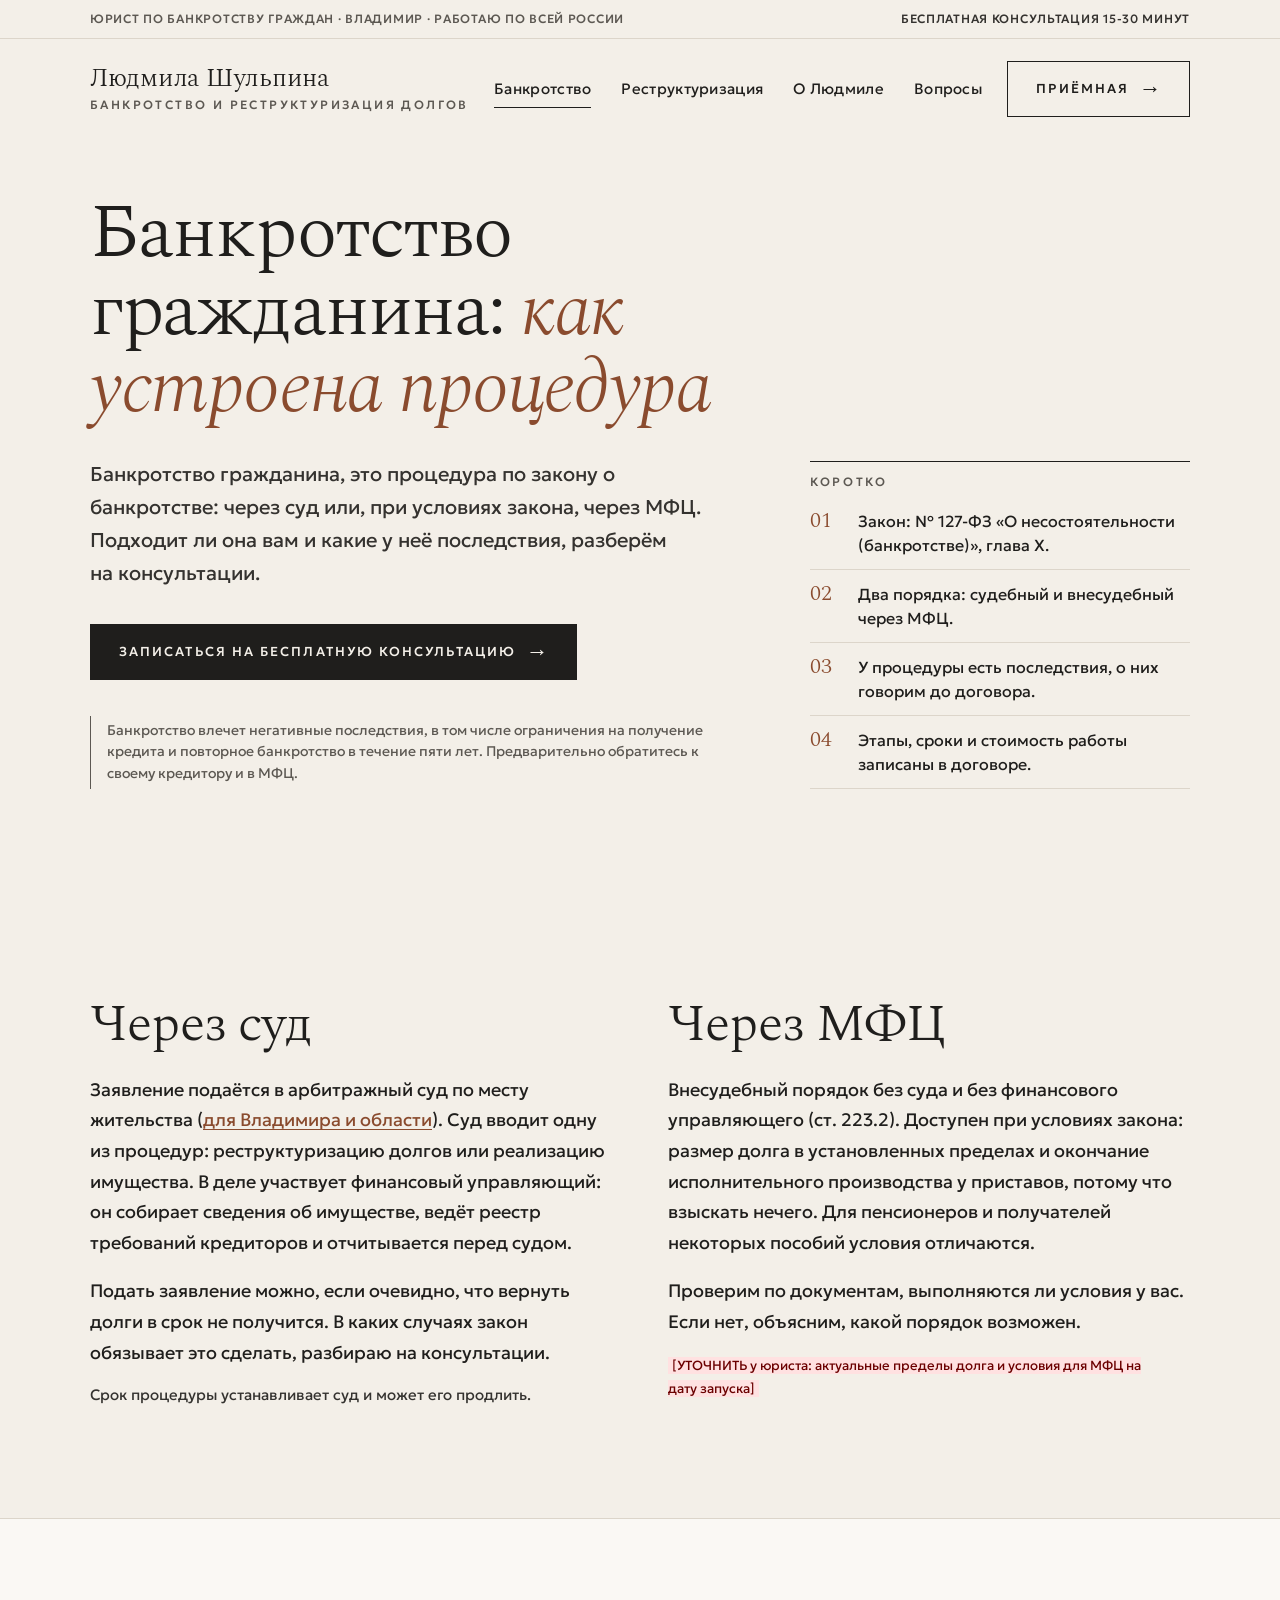
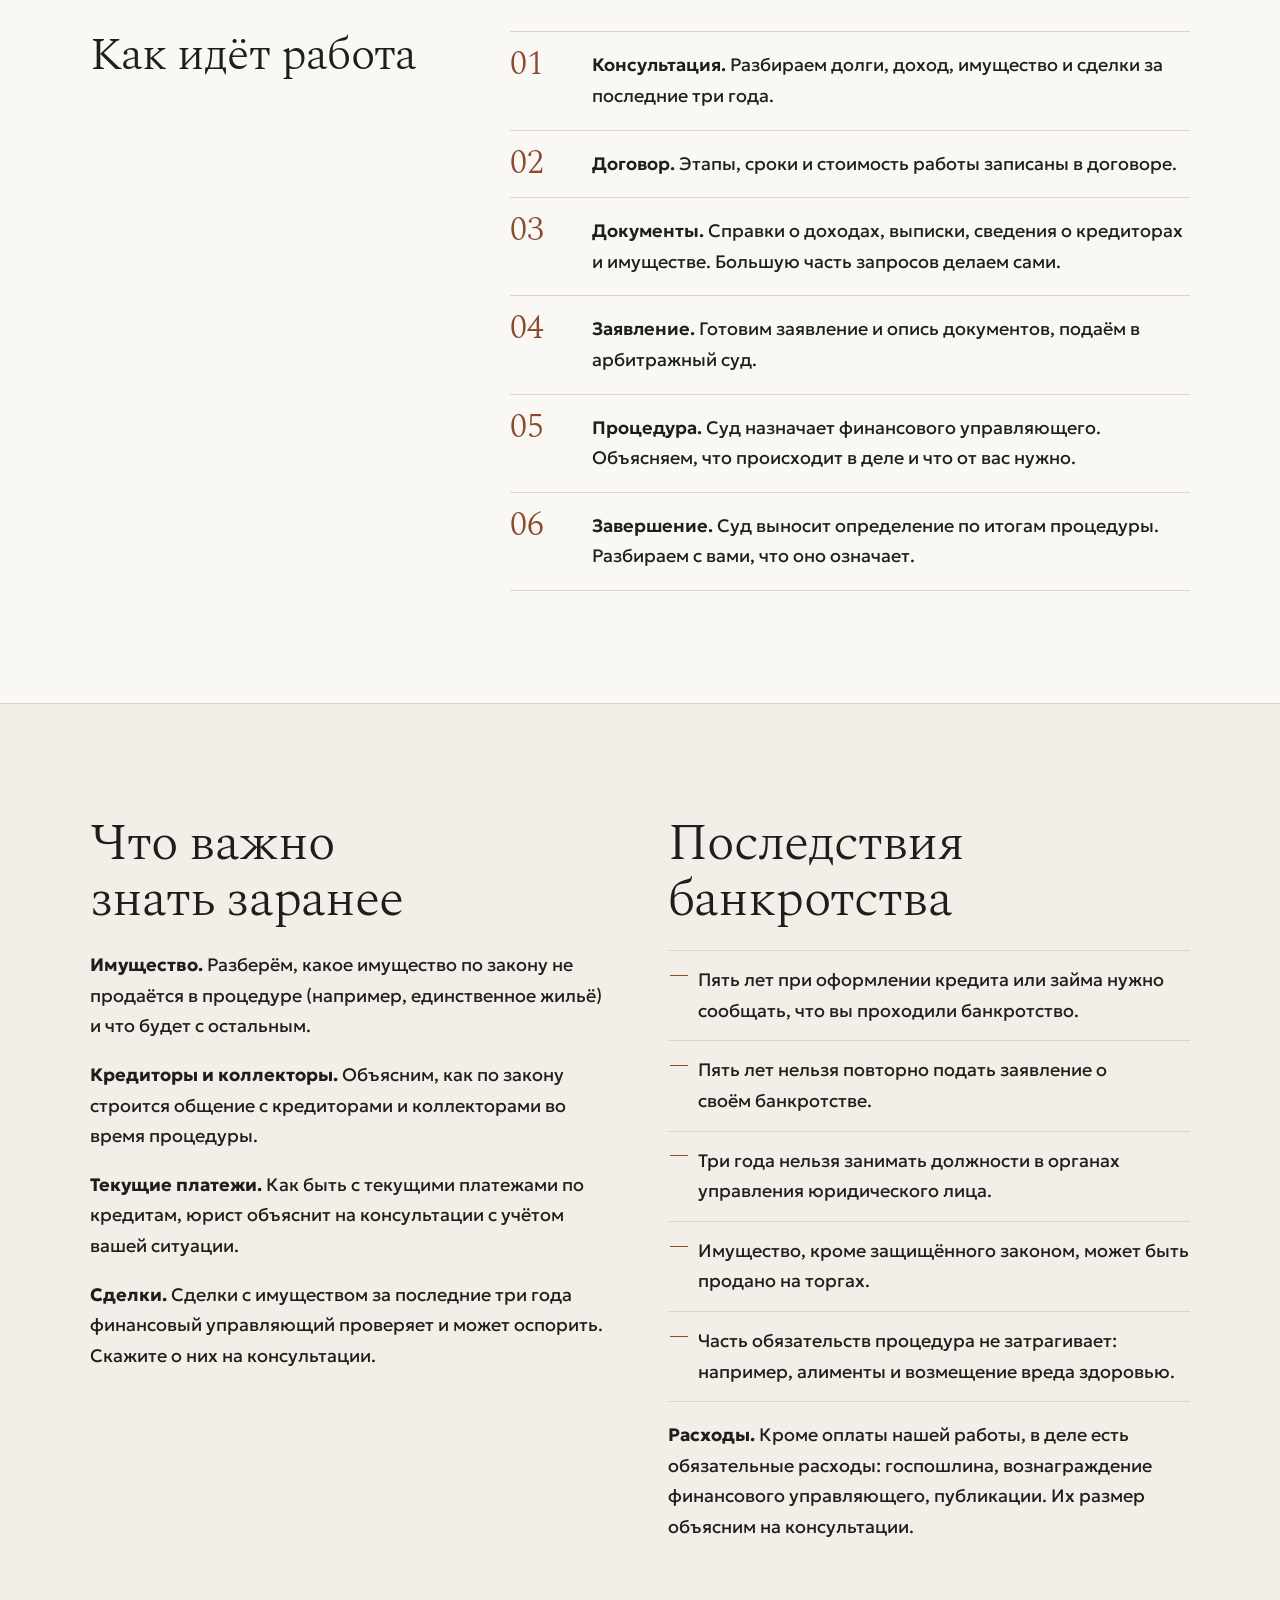
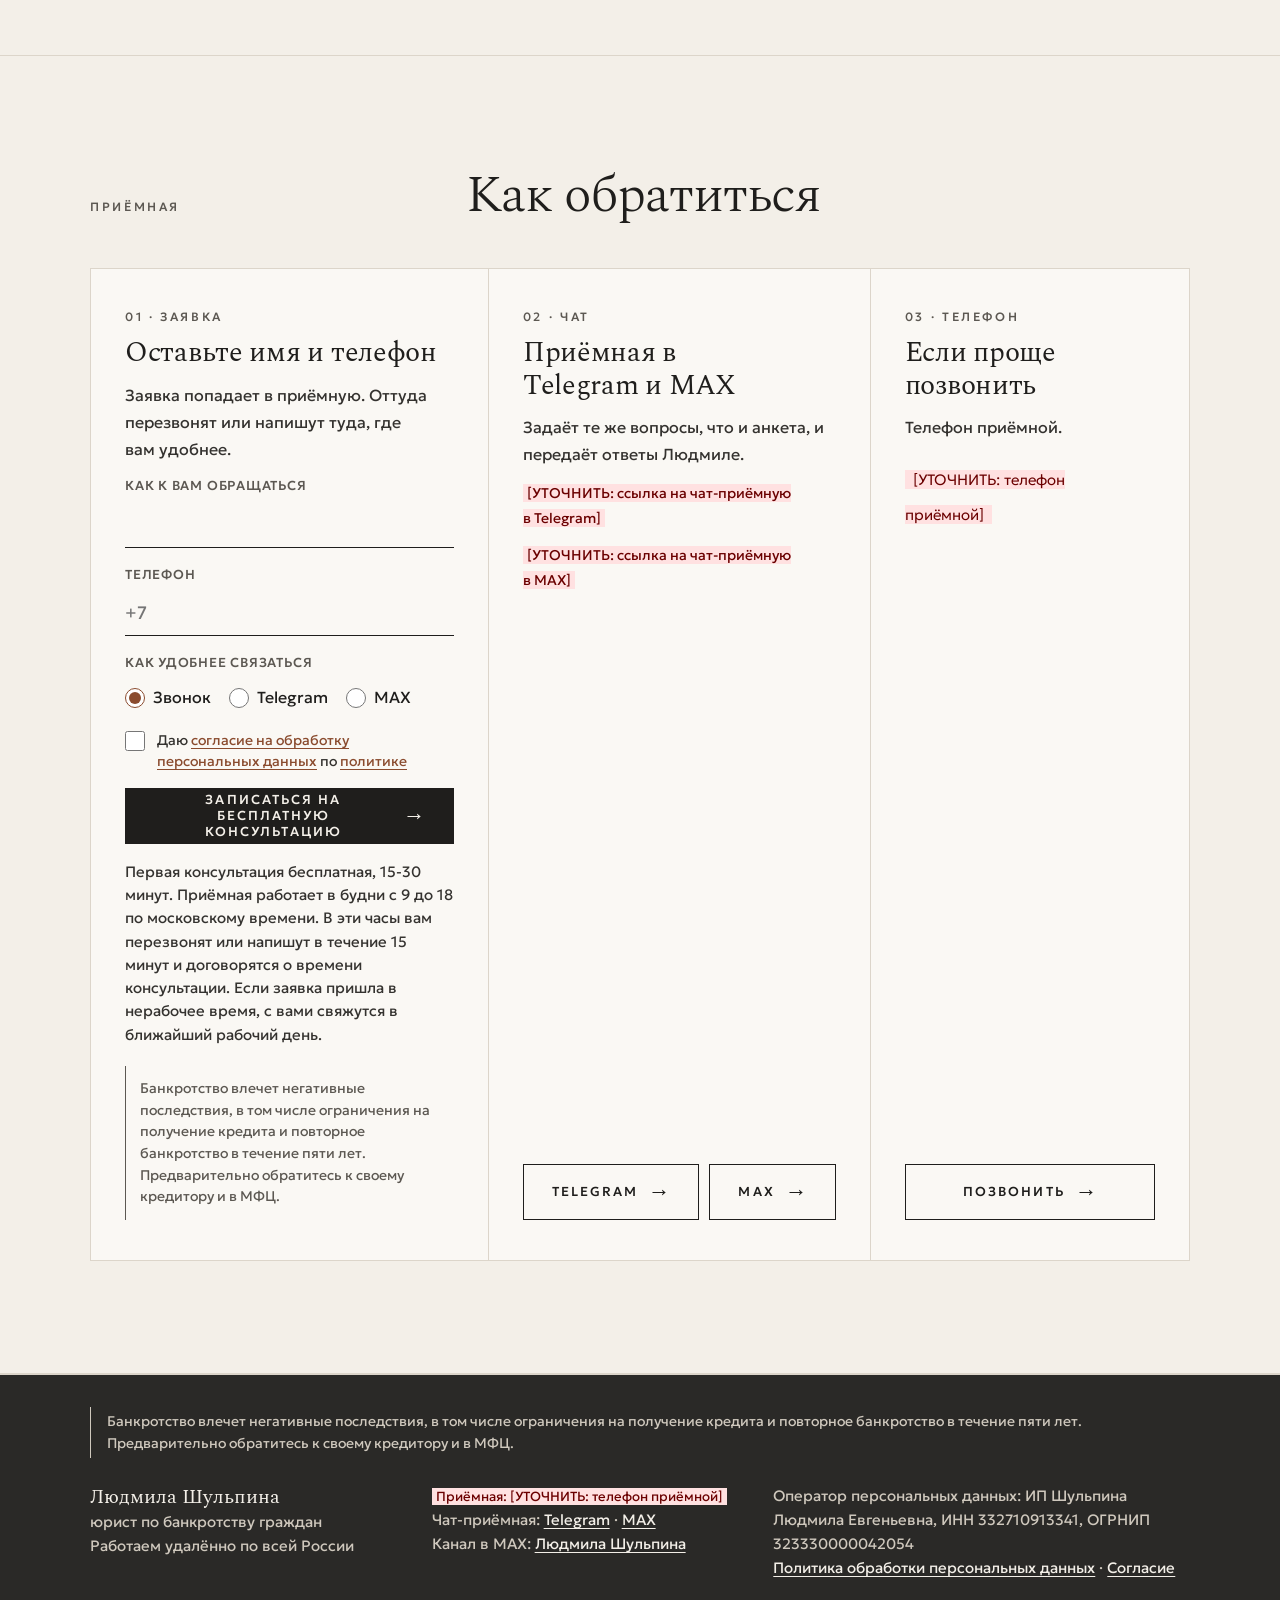
<file: bankrotstvo.html>
<!doctype html>
<html lang="ru">
<head>
<meta charset="utf-8">
<meta name="viewport" content="width=device-width, initial-scale=1">
<title>Банкротство гражданина через суд и через МФЦ | Людмила Шульпина</title>
<meta name="description" content="Как устроено банкротство гражданина по закону № 127-ФЗ: судебный порядок и внесудебный через МФЦ, документы, расходы, последствия. Бесплатную консультацию проводит юрист по банкротству граждан.">
<meta name="robots" content="noindex, nofollow">
<link rel="canonical" href="https://novyi-domen.example/bankrotstvo.html">
<meta property="og:type" content="website">
<meta property="og:title" content="Банкротство гражданина через суд и через МФЦ | Людмила Шульпина">
<meta property="og:description" content="Как устроено банкротство гражданина по закону № 127-ФЗ: судебный порядок и внесудебный через МФЦ, документы, расходы, последствия. Бесплатную консультацию проводит юрист по банкротству граждан.">
<meta property="og:url" content="https://novyi-domen.example/bankrotstvo.html">
<meta property="og:locale" content="ru_RU">
<link rel="icon" href="assets/favicon.svg" type="image/svg+xml">
<link rel="stylesheet" href="assets/style.css">
<link rel="stylesheet" href="assets/oformlenie.css">
<script type="application/ld+json">{"@context": "https://schema.org", "@type": "Service", "name": "Сопровождение банкротства гражданина", "serviceType": "Банкротство физических лиц", "areaServed": {"@type": "Country", "name": "Россия"}}</script>
</head>
<body>
<div class="doc-bar"><div class="wrap"><span>Юрист по банкротству граждан · Владимир · работаю по всей России</span><span>Бесплатная консультация 15-30 минут</span></div></div>
<header class="top"><div class="wrap">
  <a class="brand" href="index.html">Людмила Шульпина<small>банкротство и реструктуризация долгов</small></a>
  <nav class="nav-d" aria-label="Разделы"><a href="bankrotstvo.html" aria-current="page">Банкротство</a><a href="restrukturizaciya.html">Реструктуризация</a><a href="o-lyudmile.html">О Людмиле</a><a href="voprosy.html">Вопросы</a></nav>
  <div class="head-r">
    <details class="menu"><summary>Меню</summary><div class="drop"><a href="bankrotstvo.html" aria-current="page">Банкротство</a><a href="restrukturizaciya.html">Реструктуризация</a><a href="o-lyudmile.html">О Людмиле</a><a href="voprosy.html">Вопросы</a></div></details>
    <a class="btn header-cta" href="#priemnaya">Приёмная</a>
  </div>
</div></header>
<main>
<section class="hero" data-screen="first"><div class="wrap hero-grid">
  <div>
    <h1>Банкротство гражданина: <em>как устроена процедура</em></h1>
    <p class="lead">Банкротство гражданина, это процедура по закону о банкротстве: через суд или, при условиях закона, через МФЦ. Подходит ли она вам и какие у неё последствия, разберём на консультации.</p>
    <div class="cta"><a class="btn" href="#priemnaya">Записаться на бесплатную консультацию</a></div>
    <p class="warn-281" data-warn="first">Банкротство влечет негативные последствия, в том числе ограничения на получение кредита и повторное банкротство в течение пяти лет. Предварительно обратитесь к своему кредитору и в МФЦ.</p>
  </div>
  <div class="hero-aside">
    <h2>Коротко</h2>
    <ul>
      <li>Закон: № 127-ФЗ «О несостоятельности (банкротстве)», глава X.</li>
      <li>Два порядка: судебный и внесудебный через МФЦ.</li>
      <li>У процедуры есть последствия, о них говорим до договора.</li>
      <li>Этапы, сроки и стоимость работы записаны в договоре.</li>
    </ul>
  </div>
</div></section>

<section class="sec"><div class="wrap duo">
  <div class="prose">
    <h2>Через суд</h2>
    <p>Заявление подаётся в арбитражный суд по месту жительства (<a href="bankrotstvo-vladimir.html">для Владимира и области</a>). Суд вводит одну из процедур: реструктуризацию долгов или реализацию имущества. В деле участвует финансовый управляющий: он собирает сведения об имуществе, ведёт реестр требований кредиторов и отчитывается перед судом.</p>
    <p>Подать заявление можно, если очевидно, что вернуть долги в срок не получится. В каких случаях закон обязывает это сделать, разбираю на консультации.</p>
    <p class="note">Срок процедуры устанавливает суд и может его продлить.</p>
  </div>
  <div class="prose">
    <h2>Через МФЦ</h2>
    <p>Внесудебный порядок без суда и без финансового управляющего (ст. 223.2). Доступен при условиях закона: размер долга в установленных пределах и окончание исполнительного производства у приставов, потому что взыскать нечего. Для пенсионеров и получателей некоторых пособий условия отличаются.</p>
    <p>Проверим по документам, выполняются ли условия у вас. Если нет, объясним, какой порядок возможен.</p>
    <p class="note">[УТОЧНИТЬ у юриста: актуальные пределы долга и условия для МФЦ на дату запуска]</p>
  </div>
</div></section>

<section class="sec alt"><div class="wrap sec-grid">
  <div class="sec-head"><h2>Как идёт работа</h2></div>
  <div class="prose">
    <ol class="steps">
      <li><strong>Консультация.</strong> Разбираем долги, доход, имущество и сделки за последние три года.</li>
      <li><strong>Договор.</strong> Этапы, сроки и стоимость работы записаны в договоре.</li>
      <li><strong>Документы.</strong> Справки о доходах, выписки, сведения о кредиторах и имуществе. Большую часть запросов делаем сами.</li>
      <li><strong>Заявление.</strong> Готовим заявление и опись документов, подаём в арбитражный суд.</li>
      <li><strong>Процедура.</strong> Суд назначает финансового управляющего. Объясняем, что происходит в деле и что от вас нужно.</li>
      <li><strong>Завершение.</strong> Суд выносит определение по итогам процедуры. Разбираем с вами, что оно означает.</li>
    </ol>
  </div>
</div></section>

<section class="sec"><div class="wrap duo">
  <div class="prose">
    <h2>Что важно знать заранее</h2>
    <p><strong>Имущество.</strong> Разберём, какое имущество по закону не продаётся в процедуре (например, единственное жильё) и что будет с остальным.</p>
    <p><strong>Кредиторы и коллекторы.</strong> Объясним, как по закону строится общение с кредиторами и коллекторами во время процедуры.</p>
    <p><strong>Текущие платежи.</strong> Как быть с текущими платежами по кредитам, юрист объяснит на консультации с учётом вашей ситуации.</p>
    <p><strong>Сделки.</strong> Сделки с имуществом за последние три года финансовый управляющий проверяет и может оспорить. Скажите о них на консультации.</p>
  </div>
  <div class="prose">
    <h2>Последствия банкротства</h2>
    <ul>
      <li>Пять лет при оформлении кредита или займа нужно сообщать, что вы проходили банкротство.</li>
      <li>Пять лет нельзя повторно подать заявление о своём банкротстве.</li>
      <li>Три года нельзя занимать должности в органах управления юридического лица.</li>
      <li>Имущество, кроме защищённого законом, может быть продано на торгах.</li>
      <li>Часть обязательств процедура не затрагивает: например, алименты и возмещение вреда здоровью.</li>
    </ul>
    <p><strong>Расходы.</strong> Кроме оплаты нашей работы, в деле есть обязательные расходы: госпошлина, вознаграждение финансового управляющего, публикации. Их размер объясним на консультации.</p>
  </div>
</div></section>

<section class="sec priemnaya" id="priemnaya"><div class="wrap">
  <div class="sec-head"><span class="kicker">Приёмная</span><h2>Как обратиться</h2></div>
  <div class="reception">
    <div class="cell cell-form"><span class="num">01 · Заявка</span><h3>Оставьте имя и телефон</h3><p>Заявка попадает в приёмную. Оттуда перезвонят или напишут туда, где вам удобнее.</p>
      <form class="lead-form" data-form-name="bankrotstvo" data-endpoint="[УТОЧНИТЬ: адрес приёма заявок (Telegram-бот и таблица)]" novalidate>
  <input type="hidden" name="site_form" value="site_form">
  <input type="hidden" name="form_name" value="bankrotstvo">
  <input type="hidden" name="answers" value="">
  <input type="hidden" name="utm_source"><input type="hidden" name="utm_medium"><input type="hidden" name="utm_campaign"><input type="hidden" name="utm_content"><input type="hidden" name="utm_term">
  <input type="hidden" name="page" value="">
  <div class="hp" aria-hidden="true"><label>Не заполняйте это поле <input type="text" name="website" tabindex="-1" autocomplete="off"></label></div>
  <label>Как к вам обращаться<input type="text" name="name" autocomplete="given-name" required></label>
  <label>Телефон<input type="tel" name="phone" autocomplete="tel" inputmode="tel" placeholder="+7" required></label>
  <fieldset class="contact-way"><legend>Как удобнее связаться</legend>
    <label><input type="radio" name="contact" value="call" checked> Звонок</label>
    <label><input type="radio" name="contact" value="tg"> Telegram</label>
    <label><input type="radio" name="contact" value="max"> MAX</label>
  </fieldset>
  <label class="consent"><input type="checkbox" name="consent" required> Даю <a href="soglasie.html" target="_blank">согласие на обработку персональных данных</a> по <a href="politika.html" target="_blank">политике</a></label>
  <button type="submit">Записаться на бесплатную консультацию</button>
  <p class="note after-submit">Первая консультация бесплатная, 15-30 минут. Приёмная работает в будни с 9 до 18 по московскому времени. В эти часы вам перезвонят или напишут в течение 15 минут и договорятся о времени консультации. Если заявка пришла в нерабочее время, с вами свяжутся в ближайший рабочий день.</p>
  <p class="form-status" role="status" aria-live="polite"></p>
  <p class="warn-281" data-warn="form">Банкротство влечет негативные последствия, в том числе ограничения на получение кредита и повторное банкротство в течение пяти лет. Предварительно обратитесь к своему кредитору и в МФЦ.</p>
</form>
    </div>
    <div class="cell"><span class="num">02 · Чат</span><h3>Приёмная в Telegram и MAX</h3><p>Задаёт те же вопросы, что и анкета, и передаёт ответы Людмиле.</p>
      <p class="note">[УТОЧНИТЬ: ссылка на чат-приёмную в Telegram]</p><p class="note">[УТОЧНИТЬ: ссылка на чат-приёмную в MAX]</p><div class="cell-btns"><a class="btn" href="#priemnaya">Telegram</a><a class="btn" href="#priemnaya">MAX</a></div>
    </div>
    <div class="cell"><span class="num">03 · Телефон</span><h3>Если проще позвонить</h3><p>Телефон приёмной.</p>
      <p class="phone"><span class="todo">[УТОЧНИТЬ: телефон приёмной]</span></p><a class="btn" href="#priemnaya">Позвонить</a>
    </div>
  </div>
</div></section>

</main>
<footer class="site-footer"><div class="wrap">
  <p class="warn-281" data-warn="footer">Банкротство влечет негативные последствия, в том числе ограничения на получение кредита и повторное банкротство в течение пяти лет. Предварительно обратитесь к своему кредитору и в МФЦ.</p>
  <div class="footer-cols">
    <div><strong>Людмила Шульпина</strong><br>юрист по банкротству граждан<br>Работаем удалённо по всей России</div>
    <div>Приёмная: [УТОЧНИТЬ: телефон приёмной]<br>Чат-приёмная: <a href="#priemnaya">Telegram</a> · <a href="#priemnaya">MAX</a><br>Канал в MAX: <a href="https://max.ru/channel_Shulpinamila">Людмила Шульпина</a></div>
    <div>Оператор персональных данных: ИП Шульпина Людмила Евгеньевна, ИНН 332710913341, ОГРНИП 323330000042054<br><a href="politika.html">Политика обработки персональных данных</a> · <a href="soglasie.html">Согласие</a></div>
  </div>
</div></footer>
<nav class="dock" aria-label="Связаться"><a href="index.html#diagnostika">Заявка</a><a href="#priemnaya">Написать</a><a href="#priemnaya">Позвонить</a></nav>
<script src="assets/site.js" defer></script>
</body>
</html>
</file>
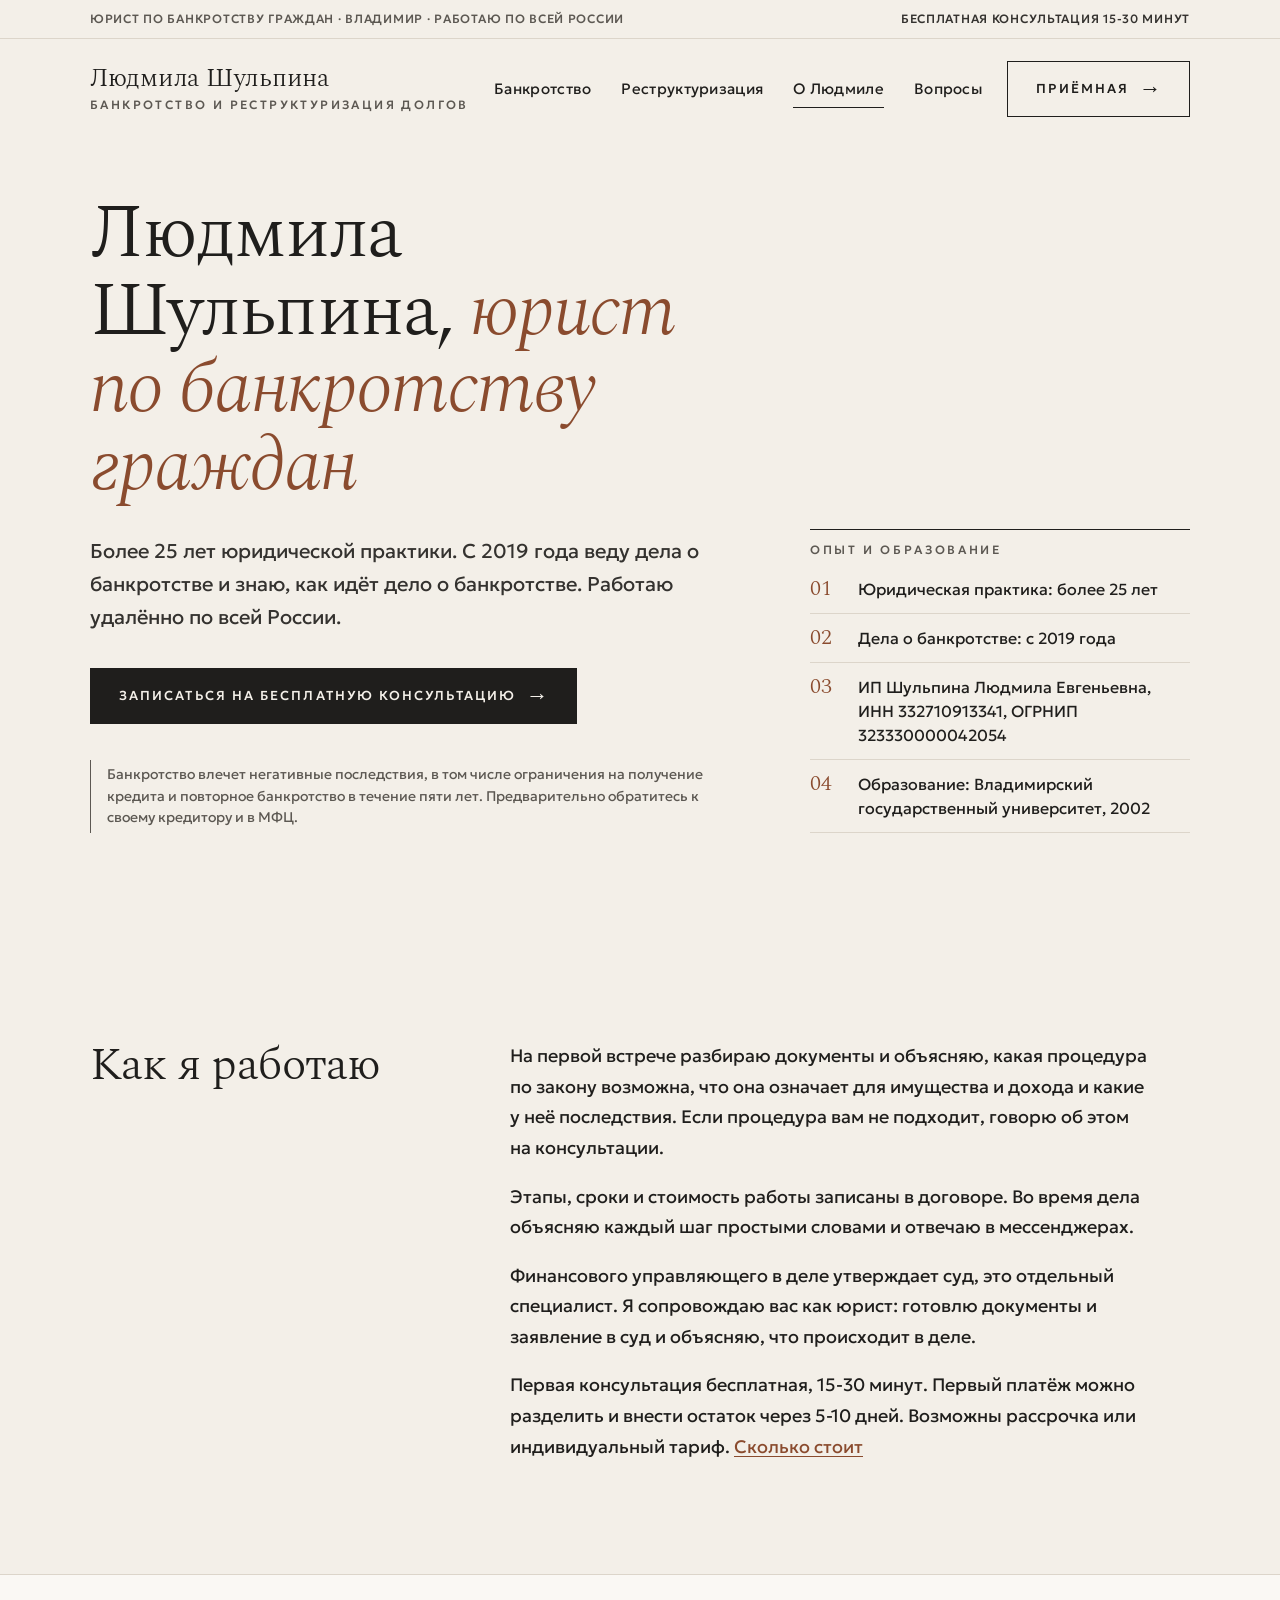
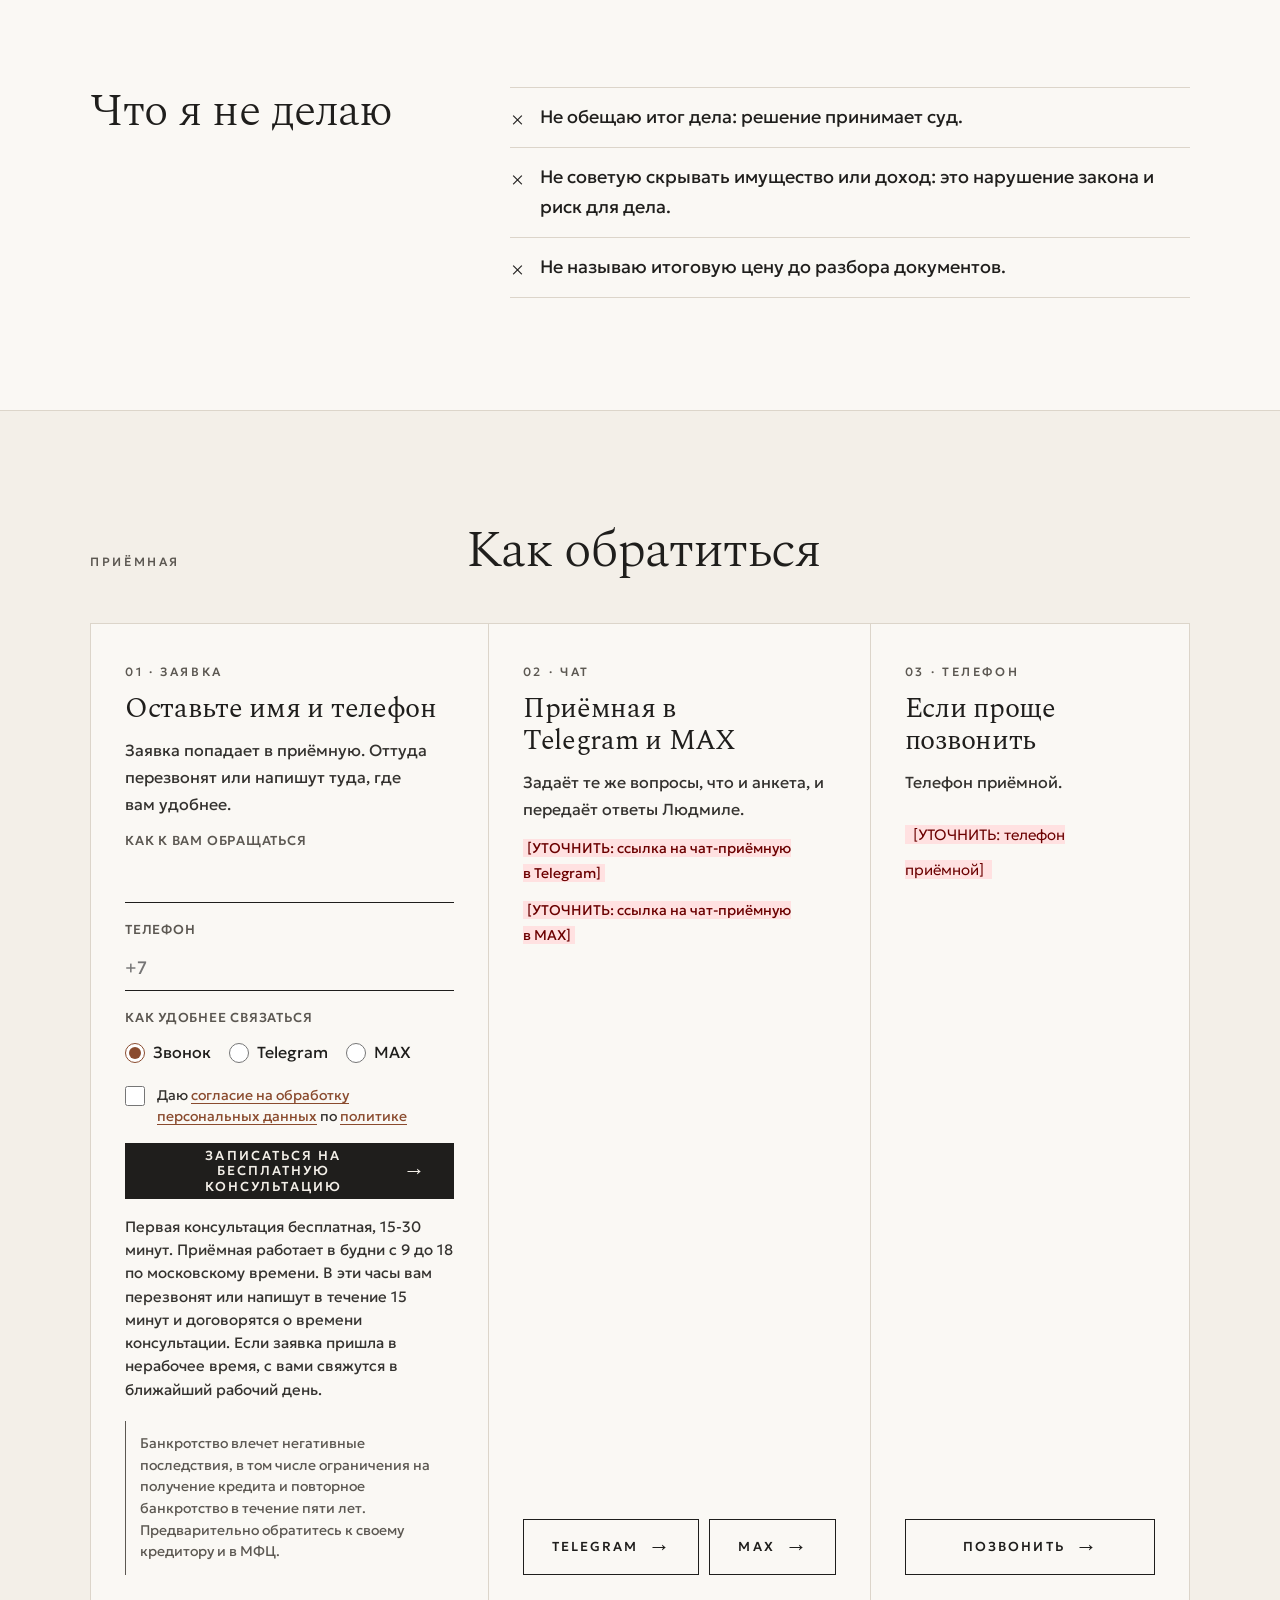
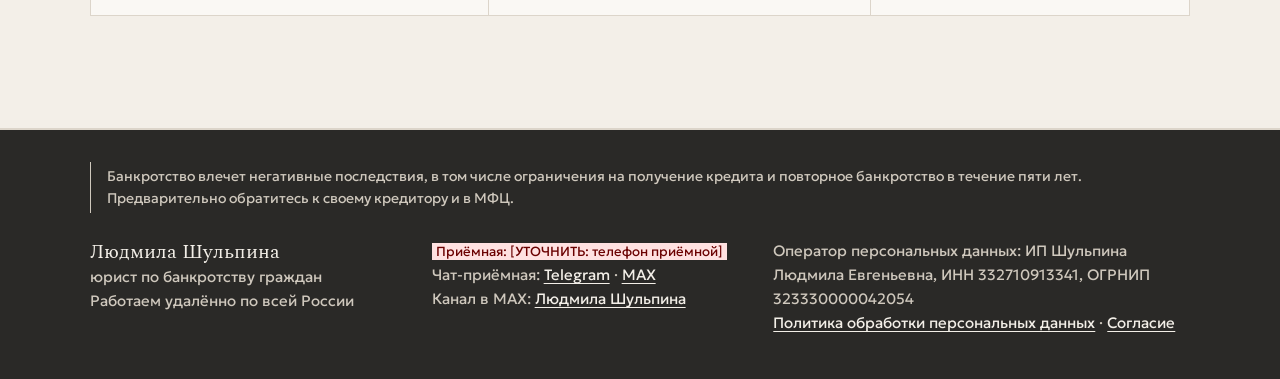
<file: o-lyudmile.html>
<!doctype html>
<html lang="ru">
<head>
<meta charset="utf-8">
<meta name="viewport" content="width=device-width, initial-scale=1">
<title>Людмила Шульпина, юрист по банкротству граждан: опыт и подход к работе</title>
<meta name="description" content="Людмила Шульпина, юрист по банкротству граждан. Более 25 лет юридической практики, с 2019 года ведёт дела о банкротстве. Работает удалённо по всей России.">
<meta name="robots" content="noindex, nofollow">
<link rel="canonical" href="https://novyi-domen.example/o-lyudmile.html">
<meta property="og:type" content="website">
<meta property="og:title" content="Людмила Шульпина, юрист по банкротству граждан: опыт и подход к работе">
<meta property="og:description" content="Людмила Шульпина, юрист по банкротству граждан. Более 25 лет юридической практики, с 2019 года ведёт дела о банкротстве. Работает удалённо по всей России.">
<meta property="og:url" content="https://novyi-domen.example/o-lyudmile.html">
<meta property="og:locale" content="ru_RU">
<link rel="icon" href="assets/favicon.svg" type="image/svg+xml">
<link rel="stylesheet" href="assets/style.css">
<link rel="stylesheet" href="assets/oformlenie.css">
<script type="application/ld+json">{"@context": "https://schema.org", "@type": "Person", "name": "Людмила Шульпина", "jobTitle": "Юрист по банкротству граждан", "alumniOf": {"@type": "CollegeOrUniversity", "name": "Владимирский государственный университет"}, "address": {"@type": "PostalAddress", "addressLocality": "Владимир", "addressCountry": "RU"}, "sameAs": ["https://max.ru/channel_Shulpinamila"]}</script>
</head>
<body>
<div class="doc-bar"><div class="wrap"><span>Юрист по банкротству граждан · Владимир · работаю по всей России</span><span>Бесплатная консультация 15-30 минут</span></div></div>
<header class="top"><div class="wrap">
  <a class="brand" href="index.html">Людмила Шульпина<small>банкротство и реструктуризация долгов</small></a>
  <nav class="nav-d" aria-label="Разделы"><a href="bankrotstvo.html">Банкротство</a><a href="restrukturizaciya.html">Реструктуризация</a><a href="o-lyudmile.html" aria-current="page">О Людмиле</a><a href="voprosy.html">Вопросы</a></nav>
  <div class="head-r">
    <details class="menu"><summary>Меню</summary><div class="drop"><a href="bankrotstvo.html">Банкротство</a><a href="restrukturizaciya.html">Реструктуризация</a><a href="o-lyudmile.html" aria-current="page">О Людмиле</a><a href="voprosy.html">Вопросы</a></div></details>
    <a class="btn header-cta" href="#priemnaya">Приёмная</a>
  </div>
</div></header>
<main>
<section class="hero" data-screen="first"><div class="wrap hero-grid">
  <div>
    <h1>Людмила Шульпина, <em>юрист по банкротству граждан</em></h1>
    <p class="lead">Более 25 лет юридической практики. С 2019 года веду дела о банкротстве и знаю, как идёт дело о банкротстве. Работаю удалённо по всей России.</p>
    <div class="cta"><a class="btn" href="#priemnaya">Записаться на бесплатную консультацию</a></div>
    <p class="warn-281" data-warn="first">Банкротство влечет негативные последствия, в том числе ограничения на получение кредита и повторное банкротство в течение пяти лет. Предварительно обратитесь к своему кредитору и в МФЦ.</p>
  </div>
  <div class="hero-aside">
    <h2>Опыт и образование</h2>
    <ul>
      <li>Юридическая практика: более 25 лет</li>
      <li>Дела о банкротстве: с 2019 года</li>
      <li>ИП Шульпина Людмила Евгеньевна, ИНН 332710913341, ОГРНИП 323330000042054</li>
      <li>Образование: Владимирский государственный университет, 2002</li>
    </ul>
  </div>
</div></section>

<section class="sec"><div class="wrap sec-grid">
  <div class="sec-head"><h2>Как я работаю</h2></div>
  <div class="prose">
    <p>На первой встрече разбираю документы и объясняю, какая процедура по закону возможна, что она означает для имущества и дохода и какие у неё последствия. Если процедура вам не подходит, говорю об этом на консультации.</p>
    <p>Этапы, сроки и стоимость работы записаны в договоре. Во время дела объясняю каждый шаг простыми словами и отвечаю в мессенджерах.</p>
    <p>Финансового управляющего в деле утверждает суд, это отдельный специалист. Я сопровождаю вас как юрист: готовлю документы и заявление в суд и объясняю, что происходит в деле.</p>
    <p>Первая консультация бесплатная, 15-30 минут. Первый платёж можно разделить и внести остаток через 5-10 дней. Возможны рассрочка или индивидуальный тариф. <a href="index.html#stoimost">Сколько стоит</a></p>
  </div>
</div></section>

<section class="sec alt"><div class="wrap sec-grid">
  <div class="sec-head"><h2>Что я не делаю</h2></div>
  <div class="prose">
    <ul class="cross">
      <li>Не обещаю итог дела: решение принимает суд.</li>
      <li>Не советую скрывать имущество или доход: это нарушение закона и риск для дела.</li>
      <li>Не называю итоговую цену до разбора документов.</li>
    </ul>
  </div>
</div></section>

<section class="sec priemnaya" id="priemnaya"><div class="wrap">
  <div class="sec-head"><span class="kicker">Приёмная</span><h2>Как обратиться</h2></div>
  <div class="reception">
    <div class="cell cell-form"><span class="num">01 · Заявка</span><h3>Оставьте имя и телефон</h3><p>Заявка попадает в приёмную. Оттуда перезвонят или напишут туда, где вам удобнее.</p>
      <form class="lead-form" data-form-name="o-lyudmile" data-endpoint="[УТОЧНИТЬ: адрес приёма заявок (Telegram-бот и таблица)]" novalidate>
  <input type="hidden" name="site_form" value="site_form">
  <input type="hidden" name="form_name" value="o-lyudmile">
  <input type="hidden" name="answers" value="">
  <input type="hidden" name="utm_source"><input type="hidden" name="utm_medium"><input type="hidden" name="utm_campaign"><input type="hidden" name="utm_content"><input type="hidden" name="utm_term">
  <input type="hidden" name="page" value="">
  <div class="hp" aria-hidden="true"><label>Не заполняйте это поле <input type="text" name="website" tabindex="-1" autocomplete="off"></label></div>
  <label>Как к вам обращаться<input type="text" name="name" autocomplete="given-name" required></label>
  <label>Телефон<input type="tel" name="phone" autocomplete="tel" inputmode="tel" placeholder="+7" required></label>
  <fieldset class="contact-way"><legend>Как удобнее связаться</legend>
    <label><input type="radio" name="contact" value="call" checked> Звонок</label>
    <label><input type="radio" name="contact" value="tg"> Telegram</label>
    <label><input type="radio" name="contact" value="max"> MAX</label>
  </fieldset>
  <label class="consent"><input type="checkbox" name="consent" required> Даю <a href="soglasie.html" target="_blank">согласие на обработку персональных данных</a> по <a href="politika.html" target="_blank">политике</a></label>
  <button type="submit">Записаться на бесплатную консультацию</button>
  <p class="note after-submit">Первая консультация бесплатная, 15-30 минут. Приёмная работает в будни с 9 до 18 по московскому времени. В эти часы вам перезвонят или напишут в течение 15 минут и договорятся о времени консультации. Если заявка пришла в нерабочее время, с вами свяжутся в ближайший рабочий день.</p>
  <p class="form-status" role="status" aria-live="polite"></p>
  <p class="warn-281" data-warn="form">Банкротство влечет негативные последствия, в том числе ограничения на получение кредита и повторное банкротство в течение пяти лет. Предварительно обратитесь к своему кредитору и в МФЦ.</p>
</form>
    </div>
    <div class="cell"><span class="num">02 · Чат</span><h3>Приёмная в Telegram и MAX</h3><p>Задаёт те же вопросы, что и анкета, и передаёт ответы Людмиле.</p>
      <p class="note">[УТОЧНИТЬ: ссылка на чат-приёмную в Telegram]</p><p class="note">[УТОЧНИТЬ: ссылка на чат-приёмную в MAX]</p><div class="cell-btns"><a class="btn" href="#priemnaya">Telegram</a><a class="btn" href="#priemnaya">MAX</a></div>
    </div>
    <div class="cell"><span class="num">03 · Телефон</span><h3>Если проще позвонить</h3><p>Телефон приёмной.</p>
      <p class="phone"><span class="todo">[УТОЧНИТЬ: телефон приёмной]</span></p><a class="btn" href="#priemnaya">Позвонить</a>
    </div>
  </div>
</div></section>

</main>
<footer class="site-footer"><div class="wrap">
  <p class="warn-281" data-warn="footer">Банкротство влечет негативные последствия, в том числе ограничения на получение кредита и повторное банкротство в течение пяти лет. Предварительно обратитесь к своему кредитору и в МФЦ.</p>
  <div class="footer-cols">
    <div><strong>Людмила Шульпина</strong><br>юрист по банкротству граждан<br>Работаем удалённо по всей России</div>
    <div>Приёмная: [УТОЧНИТЬ: телефон приёмной]<br>Чат-приёмная: <a href="#priemnaya">Telegram</a> · <a href="#priemnaya">MAX</a><br>Канал в MAX: <a href="https://max.ru/channel_Shulpinamila">Людмила Шульпина</a></div>
    <div>Оператор персональных данных: ИП Шульпина Людмила Евгеньевна, ИНН 332710913341, ОГРНИП 323330000042054<br><a href="politika.html">Политика обработки персональных данных</a> · <a href="soglasie.html">Согласие</a></div>
  </div>
</div></footer>
<nav class="dock" aria-label="Связаться"><a href="index.html#diagnostika">Заявка</a><a href="#priemnaya">Написать</a><a href="#priemnaya">Позвонить</a></nav>
<script src="assets/site.js" defer></script>
</body>
</html>
</file>
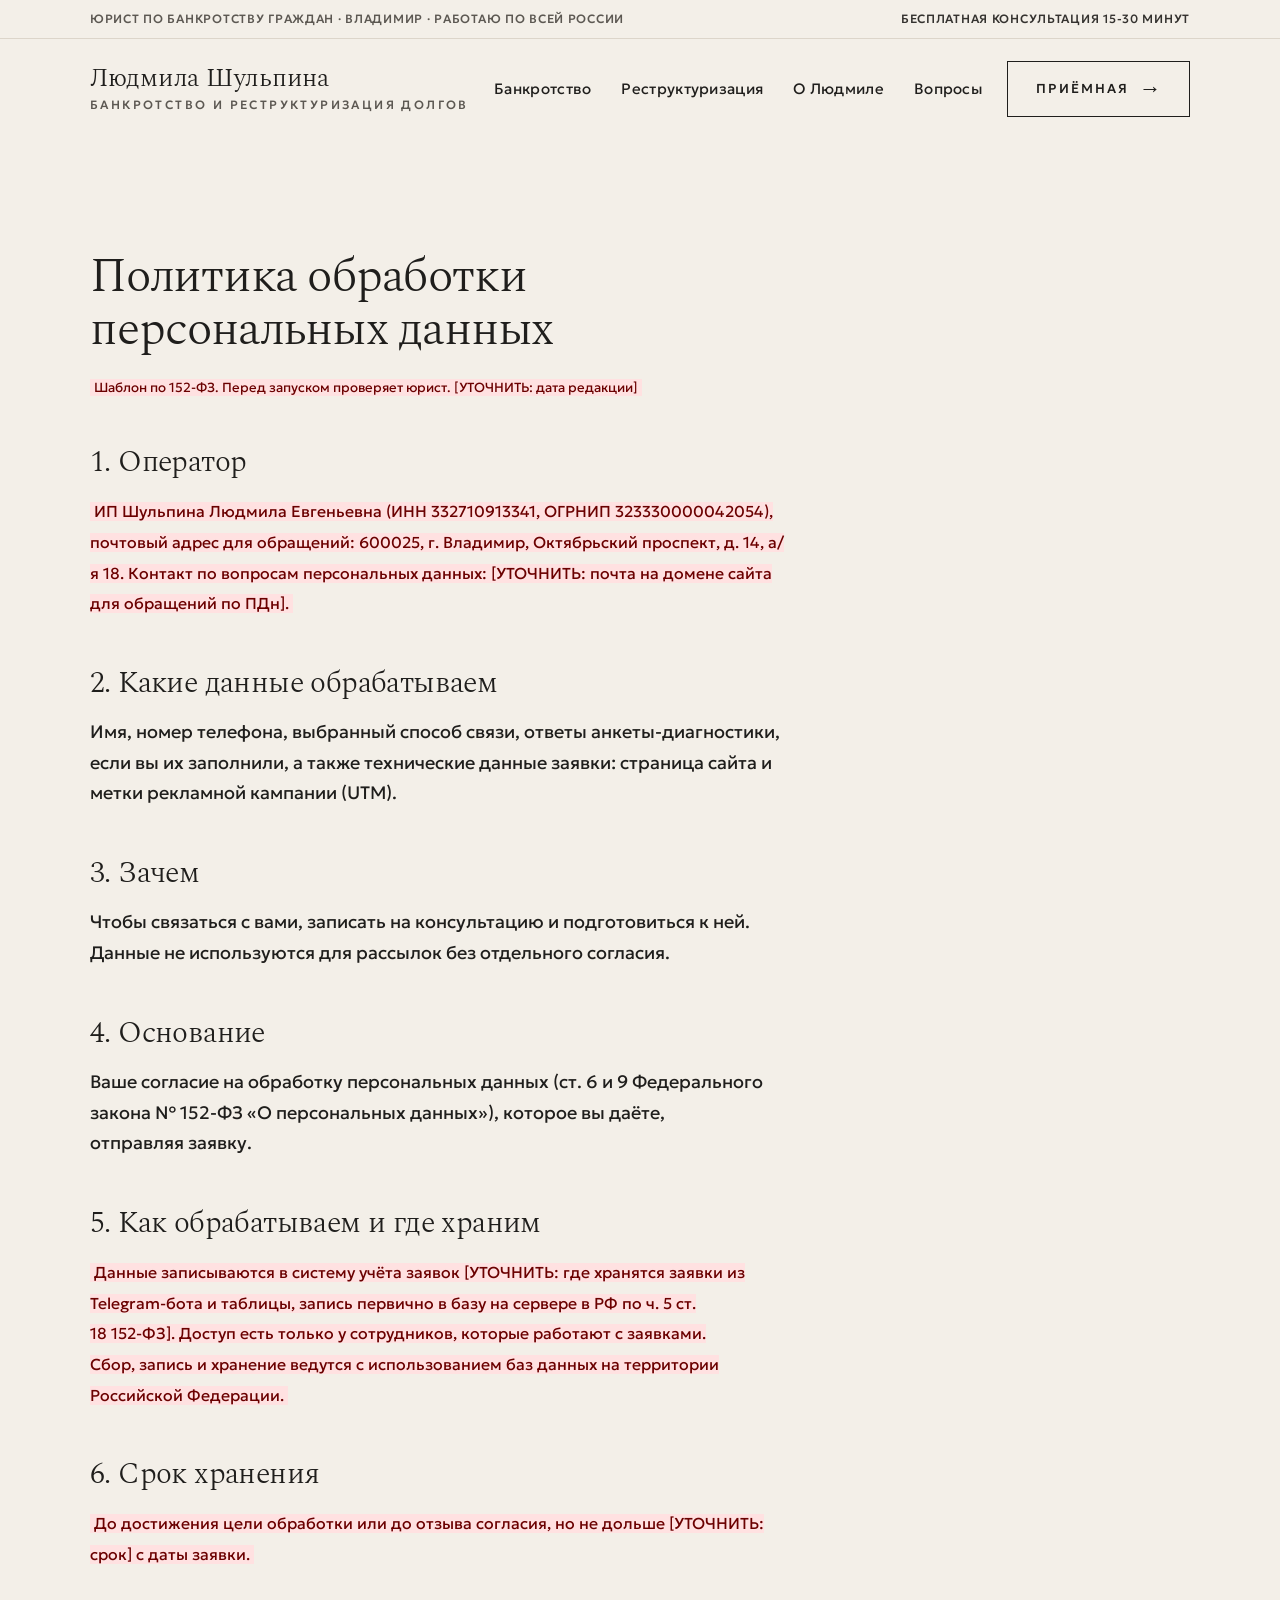
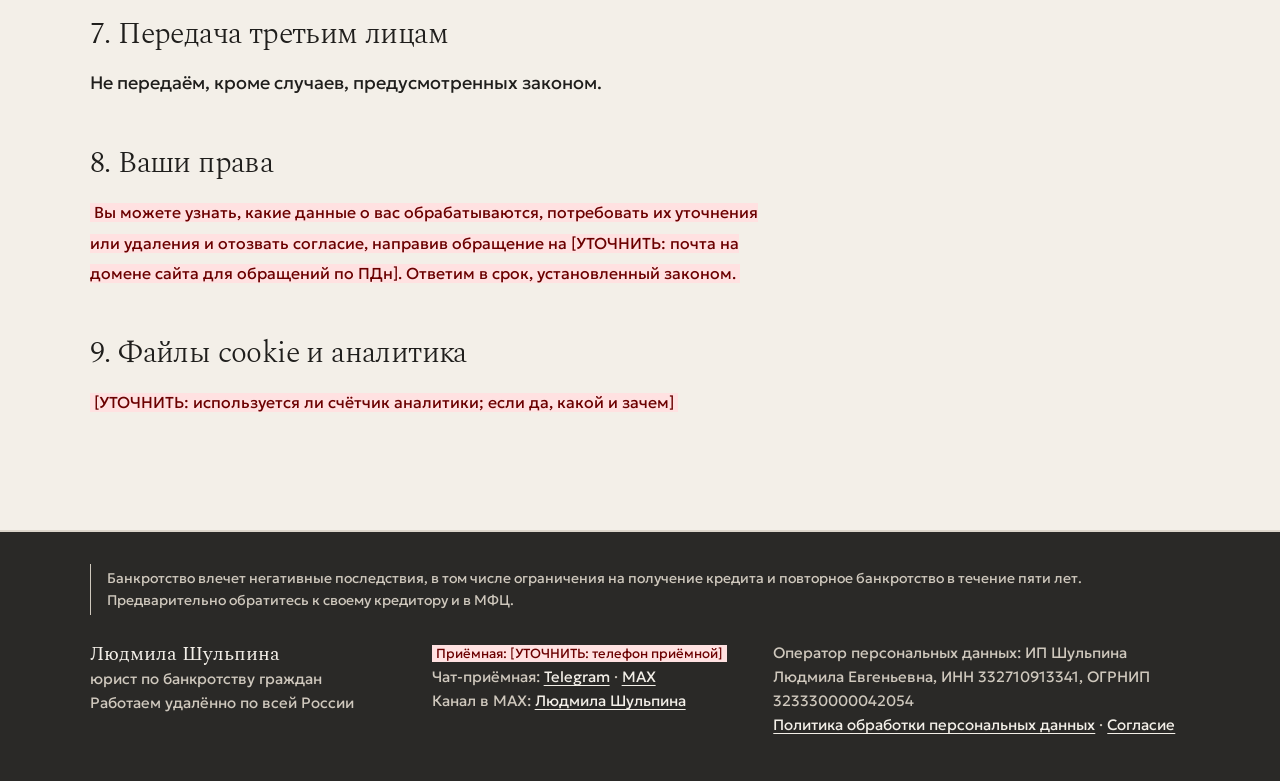
<file: politika.html>
<!doctype html>
<html lang="ru">
<head>
<meta charset="utf-8">
<meta name="viewport" content="width=device-width, initial-scale=1">
<title>Политика обработки персональных данных | Людмила Шульпина</title>
<meta name="description" content="Политика в отношении обработки персональных данных посетителей сайта: какие данные, зачем, как долго хранятся и как отозвать согласие.">
<meta name="robots" content="noindex, nofollow">
<link rel="canonical" href="https://novyi-domen.example/politika.html">
<meta property="og:type" content="website">
<meta property="og:title" content="Политика обработки персональных данных | Людмила Шульпина">
<meta property="og:description" content="Политика в отношении обработки персональных данных посетителей сайта: какие данные, зачем, как долго хранятся и как отозвать согласие.">
<meta property="og:url" content="https://novyi-domen.example/politika.html">
<meta property="og:locale" content="ru_RU">
<link rel="icon" href="assets/favicon.svg" type="image/svg+xml">
<link rel="stylesheet" href="assets/style.css">
<link rel="stylesheet" href="assets/oformlenie.css">

</head>
<body>
<div class="doc-bar"><div class="wrap"><span>Юрист по банкротству граждан · Владимир · работаю по всей России</span><span>Бесплатная консультация 15-30 минут</span></div></div>
<header class="top"><div class="wrap">
  <a class="brand" href="index.html">Людмила Шульпина<small>банкротство и реструктуризация долгов</small></a>
  <nav class="nav-d" aria-label="Разделы"><a href="bankrotstvo.html">Банкротство</a><a href="restrukturizaciya.html">Реструктуризация</a><a href="o-lyudmile.html">О Людмиле</a><a href="voprosy.html">Вопросы</a></nav>
  <div class="head-r">
    <details class="menu"><summary>Меню</summary><div class="drop"><a href="bankrotstvo.html">Банкротство</a><a href="restrukturizaciya.html">Реструктуризация</a><a href="o-lyudmile.html">О Людмиле</a><a href="voprosy.html">Вопросы</a></div></details>
    <a class="btn header-cta" href="#priemnaya">Приёмная</a>
  </div>
</div></header>
<main>
<section class="sec legal"><div class="wrap"><div class="prose">
  <h1>Политика обработки персональных данных</h1>

  <p class="note">Шаблон по 152-ФЗ. Перед запуском проверяет юрист. [УТОЧНИТЬ: дата редакции]</p>

  <h2>1. Оператор</h2>
  <p>ИП Шульпина Людмила Евгеньевна (ИНН 332710913341, ОГРНИП 323330000042054), почтовый адрес для обращений: 600025, г. Владимир, Октябрьский проспект, д. 14, а/я 18. Контакт по вопросам персональных данных: [УТОЧНИТЬ: почта на домене сайта для обращений по ПДн].</p>

  <h2>2. Какие данные обрабатываем</h2>
  <p>Имя, номер телефона, выбранный способ связи, ответы анкеты-диагностики, если вы их заполнили, а также технические данные заявки: страница сайта и метки рекламной кампании (UTM).</p>

  <h2>3. Зачем</h2>
  <p>Чтобы связаться с вами, записать на консультацию и подготовиться к ней. Данные не используются для рассылок без отдельного согласия.</p>

  <h2>4. Основание</h2>
  <p>Ваше согласие на обработку персональных данных (ст. 6 и 9 Федерального закона № 152-ФЗ «О персональных данных»), которое вы даёте, отправляя заявку.</p>

  <h2>5. Как обрабатываем и где храним</h2>
  <p>Данные записываются в систему учёта заявок [УТОЧНИТЬ: где хранятся заявки из Telegram-бота и таблицы, запись первично в базу на сервере в РФ по ч. 5 ст. 18 152-ФЗ]. Доступ есть только у сотрудников, которые работают с заявками. Сбор, запись и хранение ведутся с использованием баз данных на территории Российской Федерации.</p>

  <h2>6. Срок хранения</h2>
  <p>До достижения цели обработки или до отзыва согласия, но не дольше [УТОЧНИТЬ: срок] с даты заявки.</p>

  <h2>7. Передача третьим лицам</h2>
  <p>Не передаём, кроме случаев, предусмотренных законом.</p>

  <h2>8. Ваши права</h2>
  <p>Вы можете узнать, какие данные о вас обрабатываются, потребовать их уточнения или удаления и отозвать согласие, направив обращение на [УТОЧНИТЬ: почта на домене сайта для обращений по ПДн]. Ответим в срок, установленный законом.</p>

  <h2>9. Файлы cookie и аналитика</h2>
  <p>[УТОЧНИТЬ: используется ли счётчик аналитики; если да, какой и зачем]</p>
</div></div></section>

</main>
<footer class="site-footer"><div class="wrap">
  <p class="warn-281" data-warn="footer">Банкротство влечет негативные последствия, в том числе ограничения на получение кредита и повторное банкротство в течение пяти лет. Предварительно обратитесь к своему кредитору и в МФЦ.</p>
  <div class="footer-cols">
    <div><strong>Людмила Шульпина</strong><br>юрист по банкротству граждан<br>Работаем удалённо по всей России</div>
    <div>Приёмная: [УТОЧНИТЬ: телефон приёмной]<br>Чат-приёмная: <a href="#priemnaya">Telegram</a> · <a href="#priemnaya">MAX</a><br>Канал в MAX: <a href="https://max.ru/channel_Shulpinamila">Людмила Шульпина</a></div>
    <div>Оператор персональных данных: ИП Шульпина Людмила Евгеньевна, ИНН 332710913341, ОГРНИП 323330000042054<br><a href="politika.html">Политика обработки персональных данных</a> · <a href="soglasie.html">Согласие</a></div>
  </div>
</div></footer>
<nav class="dock" aria-label="Связаться"><a href="index.html#diagnostika">Заявка</a><a href="#priemnaya">Написать</a><a href="#priemnaya">Позвонить</a></nav>
<script src="assets/site.js" defer></script>
</body>
</html>
</file>
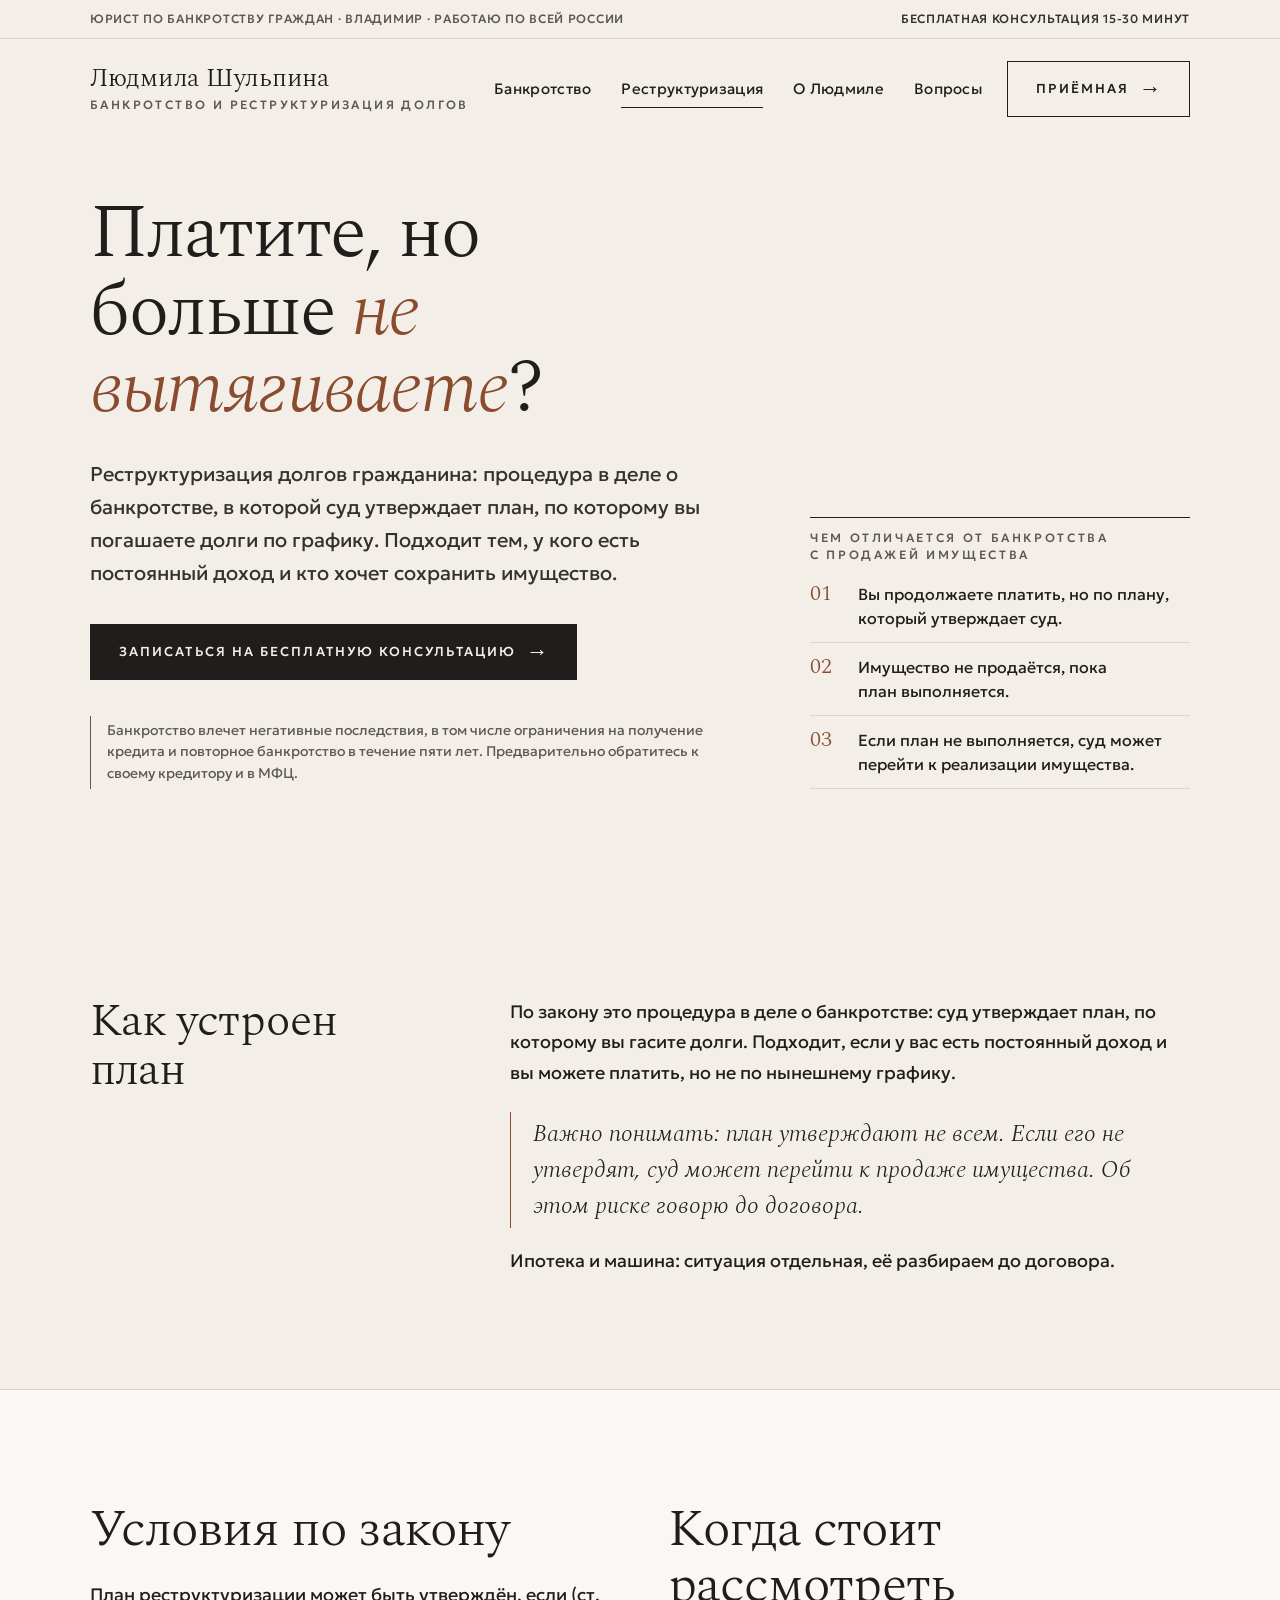
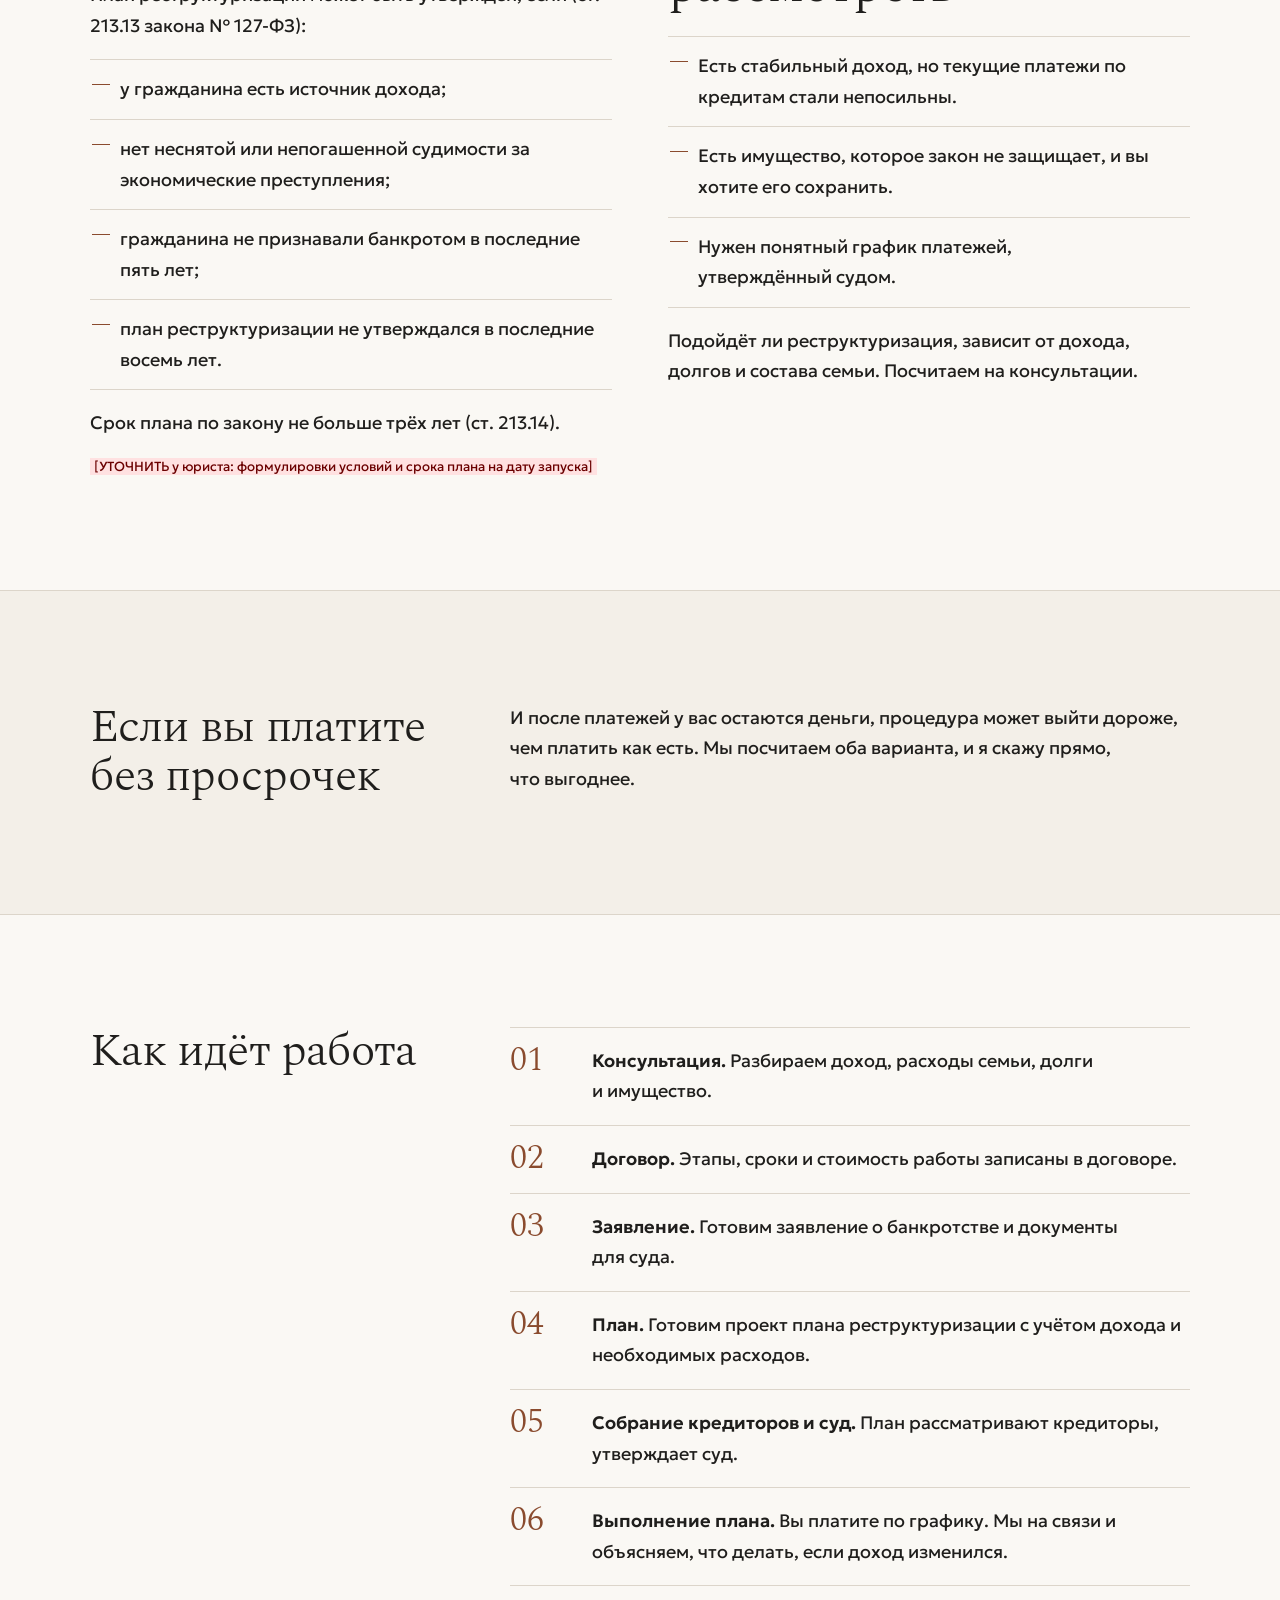
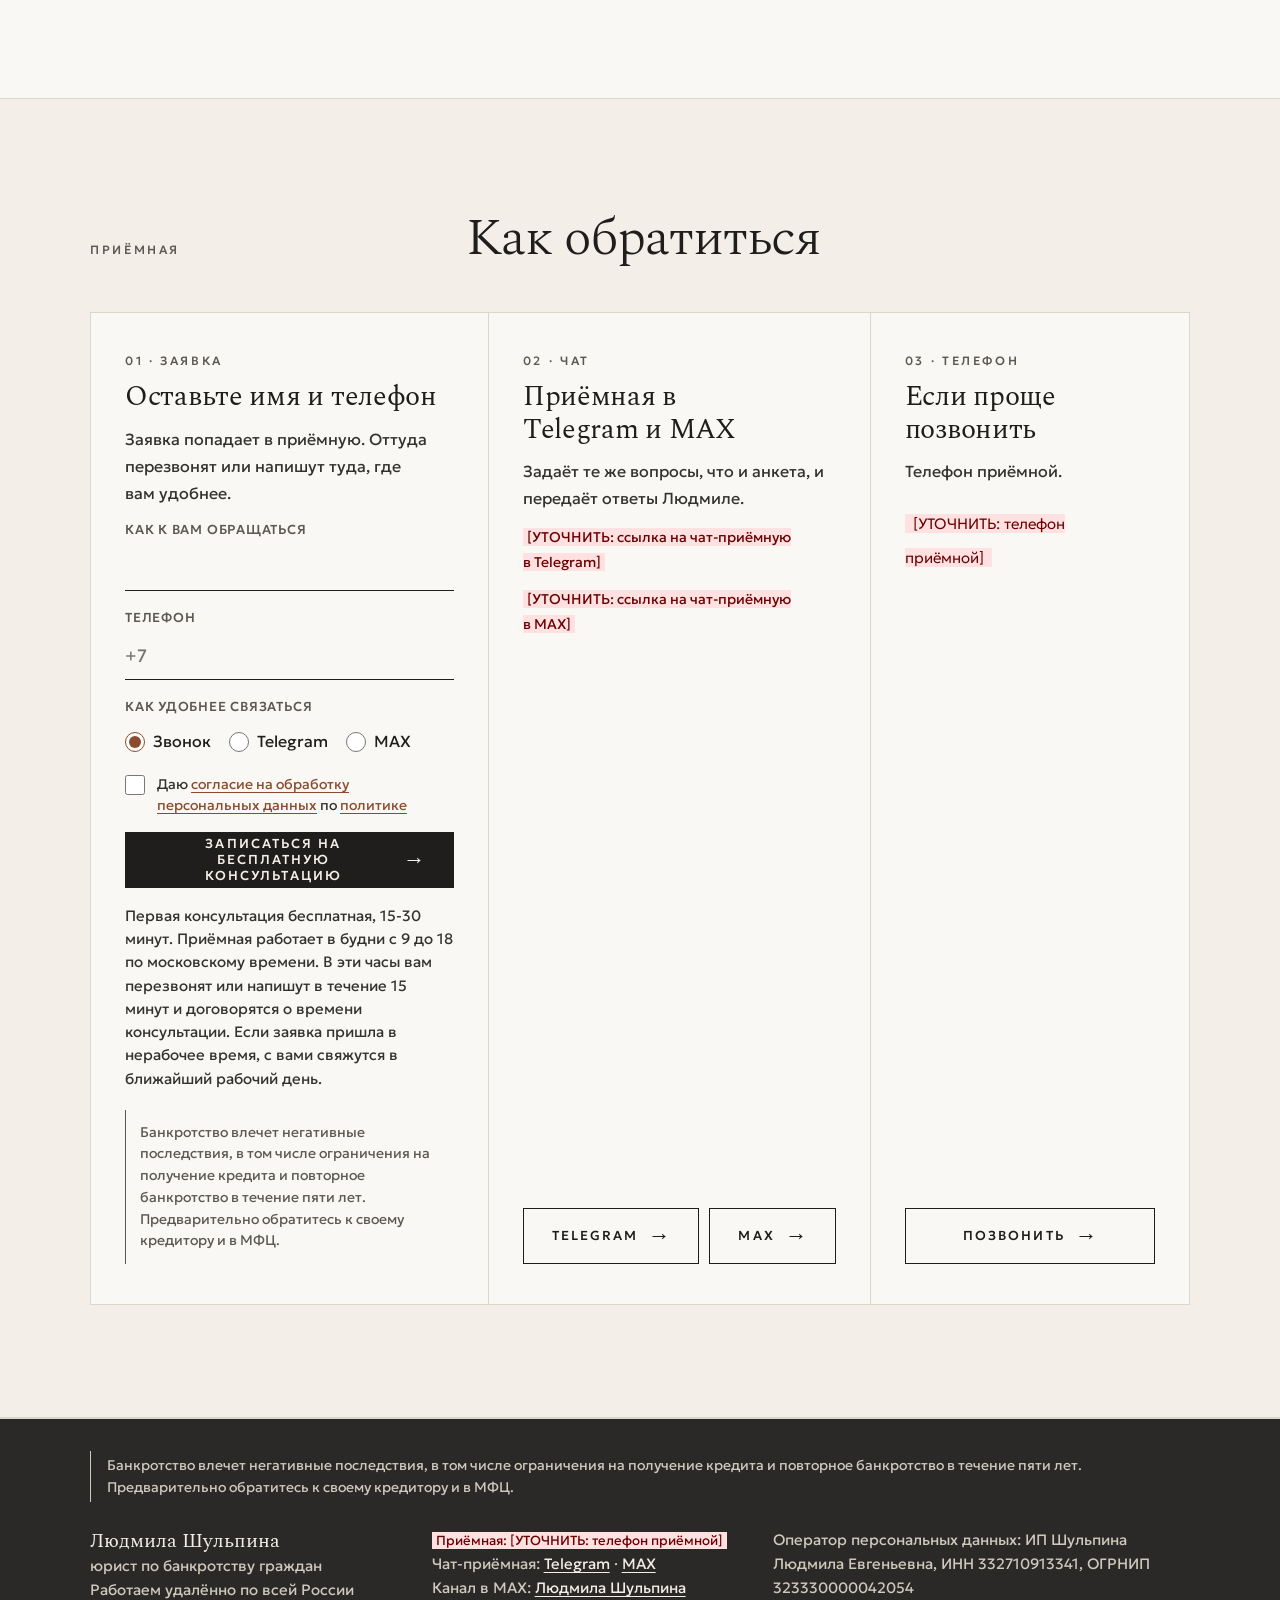
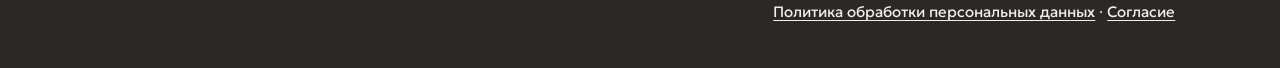
<file: restrukturizaciya.html>
<!doctype html>
<html lang="ru">
<head>
<meta charset="utf-8">
<meta name="viewport" content="width=device-width, initial-scale=1">
<title>Реструктуризация долгов гражданина | Людмила Шульпина</title>
<meta name="description" content="Реструктуризация долгов гражданина: суд утверждает план погашения долгов по графику. Кому может подойти, какие условия по закону, как идёт работа. Бесплатную консультацию проводит юрист по банкротству граждан.">
<meta name="robots" content="noindex, nofollow">
<link rel="canonical" href="https://novyi-domen.example/restrukturizaciya.html">
<meta property="og:type" content="website">
<meta property="og:title" content="Реструктуризация долгов гражданина | Людмила Шульпина">
<meta property="og:description" content="Реструктуризация долгов гражданина: суд утверждает план погашения долгов по графику. Кому может подойти, какие условия по закону, как идёт работа. Бесплатную консультацию проводит юрист по банкротству граждан.">
<meta property="og:url" content="https://novyi-domen.example/restrukturizaciya.html">
<meta property="og:locale" content="ru_RU">
<link rel="icon" href="assets/favicon.svg" type="image/svg+xml">
<link rel="stylesheet" href="assets/style.css">
<link rel="stylesheet" href="assets/oformlenie.css">
<script type="application/ld+json">{"@context": "https://schema.org", "@type": "Service", "name": "Сопровождение реструктуризации долгов гражданина", "serviceType": "Реструктуризация долгов", "areaServed": {"@type": "Country", "name": "Россия"}}</script>
</head>
<body>
<div class="doc-bar"><div class="wrap"><span>Юрист по банкротству граждан · Владимир · работаю по всей России</span><span>Бесплатная консультация 15-30 минут</span></div></div>
<header class="top"><div class="wrap">
  <a class="brand" href="index.html">Людмила Шульпина<small>банкротство и реструктуризация долгов</small></a>
  <nav class="nav-d" aria-label="Разделы"><a href="bankrotstvo.html">Банкротство</a><a href="restrukturizaciya.html" aria-current="page">Реструктуризация</a><a href="o-lyudmile.html">О Людмиле</a><a href="voprosy.html">Вопросы</a></nav>
  <div class="head-r">
    <details class="menu"><summary>Меню</summary><div class="drop"><a href="bankrotstvo.html">Банкротство</a><a href="restrukturizaciya.html" aria-current="page">Реструктуризация</a><a href="o-lyudmile.html">О Людмиле</a><a href="voprosy.html">Вопросы</a></div></details>
    <a class="btn header-cta" href="#priemnaya">Приёмная</a>
  </div>
</div></header>
<main>
<section class="hero" data-screen="first"><div class="wrap hero-grid">
  <div>
    <h1>Платите, но больше <em>не вытягиваете</em>?</h1>
    <p class="lead">Реструктуризация долгов гражданина: процедура в деле о банкротстве, в которой суд утверждает план, по которому вы погашаете долги по графику. Подходит тем, у кого есть постоянный доход и кто хочет сохранить имущество.</p>
    <div class="cta"><a class="btn" href="#priemnaya">Записаться на бесплатную консультацию</a></div>
    <p class="warn-281" data-warn="first">Банкротство влечет негативные последствия, в том числе ограничения на получение кредита и повторное банкротство в течение пяти лет. Предварительно обратитесь к своему кредитору и в МФЦ.</p>
  </div>
  <div class="hero-aside">
    <h2>Чем отличается от банкротства с продажей имущества</h2>
    <ul>
      <li>Вы продолжаете платить, но по плану, который утверждает суд.</li>
      <li>Имущество не продаётся, пока план выполняется.</li>
      <li>Если план не выполняется, суд может перейти к реализации имущества.</li>
    </ul>
  </div>
</div></section>

<section class="sec"><div class="wrap sec-grid">
  <div class="sec-head"><h2>Как устроен план</h2></div>
  <div class="prose">
    <p>По закону это процедура в деле о банкротстве: суд утверждает план, по которому вы гасите долги. Подходит, если у вас есть постоянный доход и вы можете платить, но не по нынешнему графику.</p>
    <p class="callout">Важно понимать: план утверждают не всем. Если его не утвердят, суд может перейти к продаже имущества. Об этом риске говорю до договора.</p>
    <p>Ипотека и машина: ситуация отдельная, её разбираем до договора.</p>
  </div>
</div></section>

<section class="sec alt"><div class="wrap duo">
  <div class="prose">
    <h2>Условия по закону</h2>
    <p>План реструктуризации может быть утверждён, если (ст. 213.13 закона № 127-ФЗ):</p>
    <ul>
      <li>у гражданина есть источник дохода;</li>
      <li>нет неснятой или непогашенной судимости за экономические преступления;</li>
      <li>гражданина не признавали банкротом в последние пять лет;</li>
      <li>план реструктуризации не утверждался в последние восемь лет.</li>
    </ul>
    <p>Срок плана по закону не больше трёх лет (ст. 213.14).</p>
    <p class="note">[УТОЧНИТЬ у юриста: формулировки условий и срока плана на дату запуска]</p>
  </div>
  <div class="prose">
    <h2>Когда стоит рассмотреть</h2>
    <ul>
      <li>Есть стабильный доход, но текущие платежи по кредитам стали непосильны.</li>
      <li>Есть имущество, которое закон не защищает, и вы хотите его сохранить.</li>
      <li>Нужен понятный график платежей, утверждённый судом.</li>
    </ul>
    <p>Подойдёт ли реструктуризация, зависит от дохода, долгов и состава семьи. Посчитаем на консультации.</p>
  </div>
</div></section>

<section class="sec"><div class="wrap sec-grid">
  <div class="sec-head"><h2>Если вы платите без просрочек</h2></div>
  <div class="prose">
    <p>И после платежей у вас остаются деньги, процедура может выйти дороже, чем платить как есть. Мы посчитаем оба варианта, и я скажу прямо, что выгоднее.</p>
  </div>
</div></section>

<section class="sec alt"><div class="wrap sec-grid">
  <div class="sec-head"><h2>Как идёт работа</h2></div>
  <div class="prose">
    <ol class="steps">
      <li><strong>Консультация.</strong> Разбираем доход, расходы семьи, долги и имущество.</li>
      <li><strong>Договор.</strong> Этапы, сроки и стоимость работы записаны в договоре.</li>
      <li><strong>Заявление.</strong> Готовим заявление о банкротстве и документы для суда.</li>
      <li><strong>План.</strong> Готовим проект плана реструктуризации с учётом дохода и необходимых расходов.</li>
      <li><strong>Собрание кредиторов и суд.</strong> План рассматривают кредиторы, утверждает суд.</li>
      <li><strong>Выполнение плана.</strong> Вы платите по графику. Мы на связи и объясняем, что делать, если доход изменился.</li>
    </ol>
  </div>
</div></section>

<section class="sec priemnaya" id="priemnaya"><div class="wrap">
  <div class="sec-head"><span class="kicker">Приёмная</span><h2>Как обратиться</h2></div>
  <div class="reception">
    <div class="cell cell-form"><span class="num">01 · Заявка</span><h3>Оставьте имя и телефон</h3><p>Заявка попадает в приёмную. Оттуда перезвонят или напишут туда, где вам удобнее.</p>
      <form class="lead-form" data-form-name="restrukturizaciya" data-endpoint="[УТОЧНИТЬ: адрес приёма заявок (Telegram-бот и таблица)]" novalidate>
  <input type="hidden" name="site_form" value="site_form">
  <input type="hidden" name="form_name" value="restrukturizaciya">
  <input type="hidden" name="answers" value="">
  <input type="hidden" name="utm_source"><input type="hidden" name="utm_medium"><input type="hidden" name="utm_campaign"><input type="hidden" name="utm_content"><input type="hidden" name="utm_term">
  <input type="hidden" name="page" value="">
  <div class="hp" aria-hidden="true"><label>Не заполняйте это поле <input type="text" name="website" tabindex="-1" autocomplete="off"></label></div>
  <label>Как к вам обращаться<input type="text" name="name" autocomplete="given-name" required></label>
  <label>Телефон<input type="tel" name="phone" autocomplete="tel" inputmode="tel" placeholder="+7" required></label>
  <fieldset class="contact-way"><legend>Как удобнее связаться</legend>
    <label><input type="radio" name="contact" value="call" checked> Звонок</label>
    <label><input type="radio" name="contact" value="tg"> Telegram</label>
    <label><input type="radio" name="contact" value="max"> MAX</label>
  </fieldset>
  <label class="consent"><input type="checkbox" name="consent" required> Даю <a href="soglasie.html" target="_blank">согласие на обработку персональных данных</a> по <a href="politika.html" target="_blank">политике</a></label>
  <button type="submit">Записаться на бесплатную консультацию</button>
  <p class="note after-submit">Первая консультация бесплатная, 15-30 минут. Приёмная работает в будни с 9 до 18 по московскому времени. В эти часы вам перезвонят или напишут в течение 15 минут и договорятся о времени консультации. Если заявка пришла в нерабочее время, с вами свяжутся в ближайший рабочий день.</p>
  <p class="form-status" role="status" aria-live="polite"></p>
  <p class="warn-281" data-warn="form">Банкротство влечет негативные последствия, в том числе ограничения на получение кредита и повторное банкротство в течение пяти лет. Предварительно обратитесь к своему кредитору и в МФЦ.</p>
</form>
    </div>
    <div class="cell"><span class="num">02 · Чат</span><h3>Приёмная в Telegram и MAX</h3><p>Задаёт те же вопросы, что и анкета, и передаёт ответы Людмиле.</p>
      <p class="note">[УТОЧНИТЬ: ссылка на чат-приёмную в Telegram]</p><p class="note">[УТОЧНИТЬ: ссылка на чат-приёмную в MAX]</p><div class="cell-btns"><a class="btn" href="#priemnaya">Telegram</a><a class="btn" href="#priemnaya">MAX</a></div>
    </div>
    <div class="cell"><span class="num">03 · Телефон</span><h3>Если проще позвонить</h3><p>Телефон приёмной.</p>
      <p class="phone"><span class="todo">[УТОЧНИТЬ: телефон приёмной]</span></p><a class="btn" href="#priemnaya">Позвонить</a>
    </div>
  </div>
</div></section>

</main>
<footer class="site-footer"><div class="wrap">
  <p class="warn-281" data-warn="footer">Банкротство влечет негативные последствия, в том числе ограничения на получение кредита и повторное банкротство в течение пяти лет. Предварительно обратитесь к своему кредитору и в МФЦ.</p>
  <div class="footer-cols">
    <div><strong>Людмила Шульпина</strong><br>юрист по банкротству граждан<br>Работаем удалённо по всей России</div>
    <div>Приёмная: [УТОЧНИТЬ: телефон приёмной]<br>Чат-приёмная: <a href="#priemnaya">Telegram</a> · <a href="#priemnaya">MAX</a><br>Канал в MAX: <a href="https://max.ru/channel_Shulpinamila">Людмила Шульпина</a></div>
    <div>Оператор персональных данных: ИП Шульпина Людмила Евгеньевна, ИНН 332710913341, ОГРНИП 323330000042054<br><a href="politika.html">Политика обработки персональных данных</a> · <a href="soglasie.html">Согласие</a></div>
  </div>
</div></footer>
<nav class="dock" aria-label="Связаться"><a href="index.html#diagnostika">Заявка</a><a href="#priemnaya">Написать</a><a href="#priemnaya">Позвонить</a></nav>
<script src="assets/site.js" defer></script>
</body>
</html>
</file>
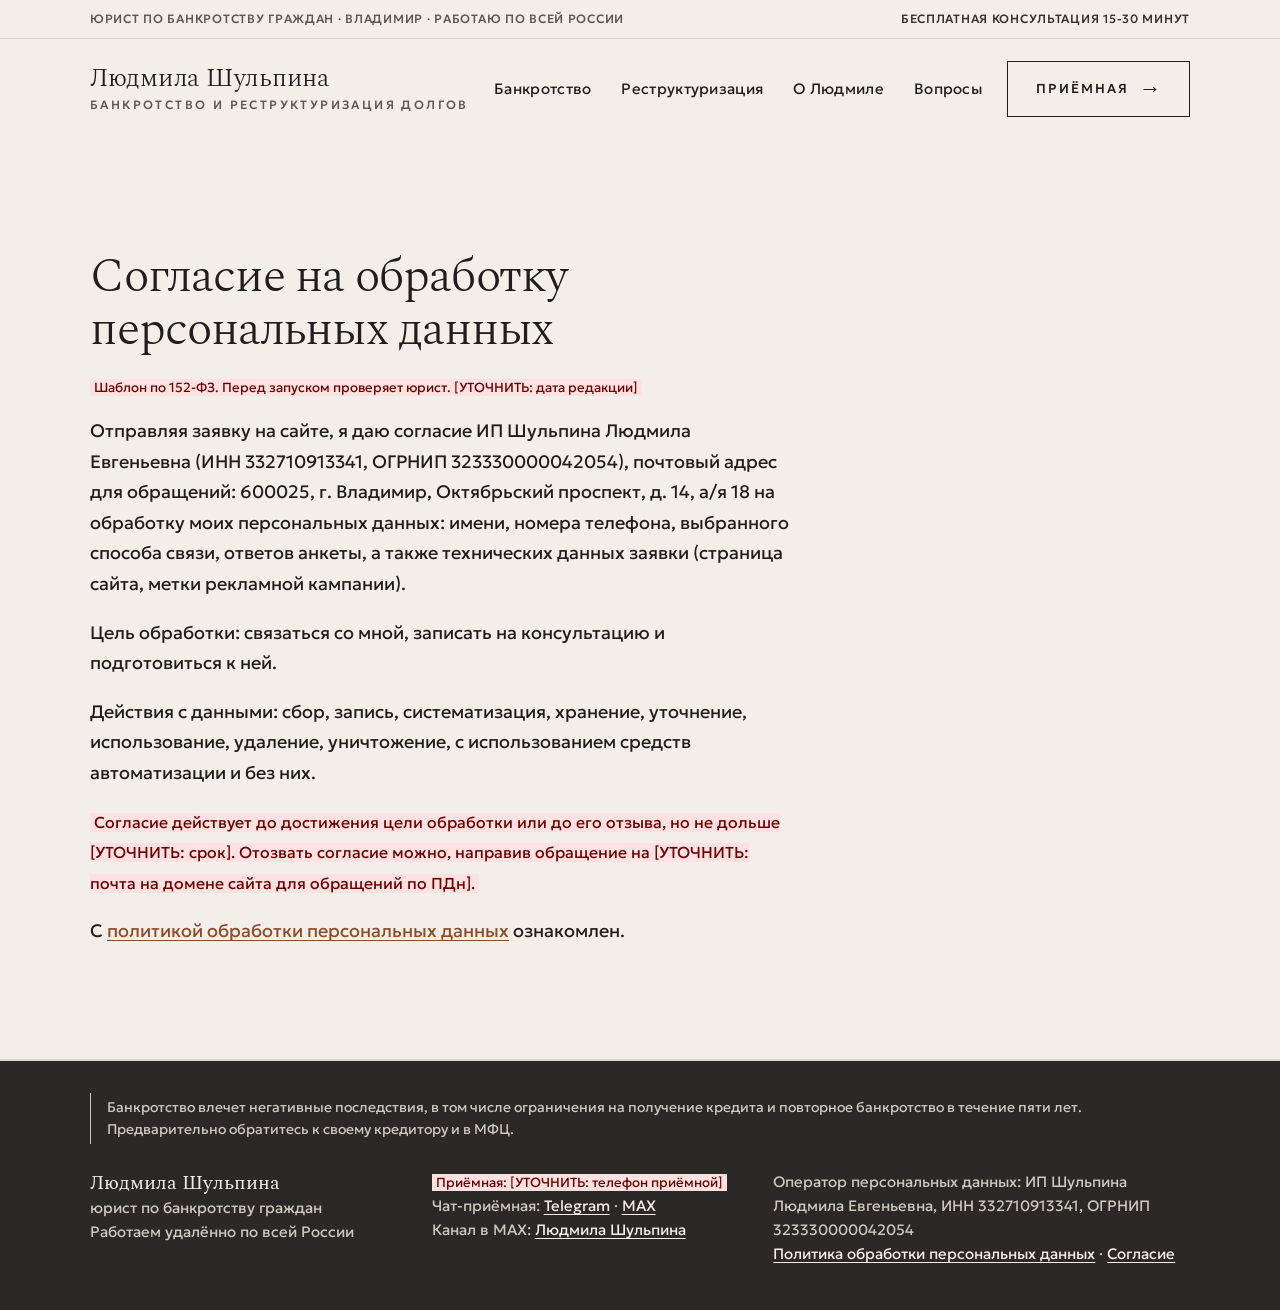
<file: soglasie.html>
<!doctype html>
<html lang="ru">
<head>
<meta charset="utf-8">
<meta name="viewport" content="width=device-width, initial-scale=1">
<title>Согласие на обработку персональных данных | Людмила Шульпина</title>
<meta name="description" content="Текст согласия на обработку персональных данных, которое посетитель сайта даёт оператору персональных данных при отправке заявки на консультацию.">
<meta name="robots" content="noindex, nofollow">
<link rel="canonical" href="https://novyi-domen.example/soglasie.html">
<meta property="og:type" content="website">
<meta property="og:title" content="Согласие на обработку персональных данных | Людмила Шульпина">
<meta property="og:description" content="Текст согласия на обработку персональных данных, которое посетитель сайта даёт оператору персональных данных при отправке заявки на консультацию.">
<meta property="og:url" content="https://novyi-domen.example/soglasie.html">
<meta property="og:locale" content="ru_RU">
<link rel="icon" href="assets/favicon.svg" type="image/svg+xml">
<link rel="stylesheet" href="assets/style.css">
<link rel="stylesheet" href="assets/oformlenie.css">

</head>
<body>
<div class="doc-bar"><div class="wrap"><span>Юрист по банкротству граждан · Владимир · работаю по всей России</span><span>Бесплатная консультация 15-30 минут</span></div></div>
<header class="top"><div class="wrap">
  <a class="brand" href="index.html">Людмила Шульпина<small>банкротство и реструктуризация долгов</small></a>
  <nav class="nav-d" aria-label="Разделы"><a href="bankrotstvo.html">Банкротство</a><a href="restrukturizaciya.html">Реструктуризация</a><a href="o-lyudmile.html">О Людмиле</a><a href="voprosy.html">Вопросы</a></nav>
  <div class="head-r">
    <details class="menu"><summary>Меню</summary><div class="drop"><a href="bankrotstvo.html">Банкротство</a><a href="restrukturizaciya.html">Реструктуризация</a><a href="o-lyudmile.html">О Людмиле</a><a href="voprosy.html">Вопросы</a></div></details>
    <a class="btn header-cta" href="#priemnaya">Приёмная</a>
  </div>
</div></header>
<main>
<section class="sec legal"><div class="wrap"><div class="prose">
  <h1>Согласие на обработку персональных данных</h1>
  <p class="note">Шаблон по 152-ФЗ. Перед запуском проверяет юрист. [УТОЧНИТЬ: дата редакции]</p>

  <p>Отправляя заявку на сайте, я даю согласие ИП Шульпина Людмила Евгеньевна (ИНН 332710913341, ОГРНИП 323330000042054), почтовый адрес для обращений: 600025, г. Владимир, Октябрьский проспект, д. 14, а/я 18 на обработку моих персональных данных: имени, номера телефона, выбранного способа связи, ответов анкеты, а также технических данных заявки (страница сайта, метки рекламной кампании).</p>
  <p>Цель обработки: связаться со мной, записать на консультацию и подготовиться к ней.</p>
  <p>Действия с данными: сбор, запись, систематизация, хранение, уточнение, использование, удаление, уничтожение, с использованием средств автоматизации и без них.</p>
  <p>Согласие действует до достижения цели обработки или до его отзыва, но не дольше [УТОЧНИТЬ: срок]. Отозвать согласие можно, направив обращение на [УТОЧНИТЬ: почта на домене сайта для обращений по ПДн].</p>
  <p>С <a href="politika.html">политикой обработки персональных данных</a> ознакомлен.</p>
</div></div></section>

</main>
<footer class="site-footer"><div class="wrap">
  <p class="warn-281" data-warn="footer">Банкротство влечет негативные последствия, в том числе ограничения на получение кредита и повторное банкротство в течение пяти лет. Предварительно обратитесь к своему кредитору и в МФЦ.</p>
  <div class="footer-cols">
    <div><strong>Людмила Шульпина</strong><br>юрист по банкротству граждан<br>Работаем удалённо по всей России</div>
    <div>Приёмная: [УТОЧНИТЬ: телефон приёмной]<br>Чат-приёмная: <a href="#priemnaya">Telegram</a> · <a href="#priemnaya">MAX</a><br>Канал в MAX: <a href="https://max.ru/channel_Shulpinamila">Людмила Шульпина</a></div>
    <div>Оператор персональных данных: ИП Шульпина Людмила Евгеньевна, ИНН 332710913341, ОГРНИП 323330000042054<br><a href="politika.html">Политика обработки персональных данных</a> · <a href="soglasie.html">Согласие</a></div>
  </div>
</div></footer>
<nav class="dock" aria-label="Связаться"><a href="index.html#diagnostika">Заявка</a><a href="#priemnaya">Написать</a><a href="#priemnaya">Позвонить</a></nav>
<script src="assets/site.js" defer></script>
</body>
</html>
</file>
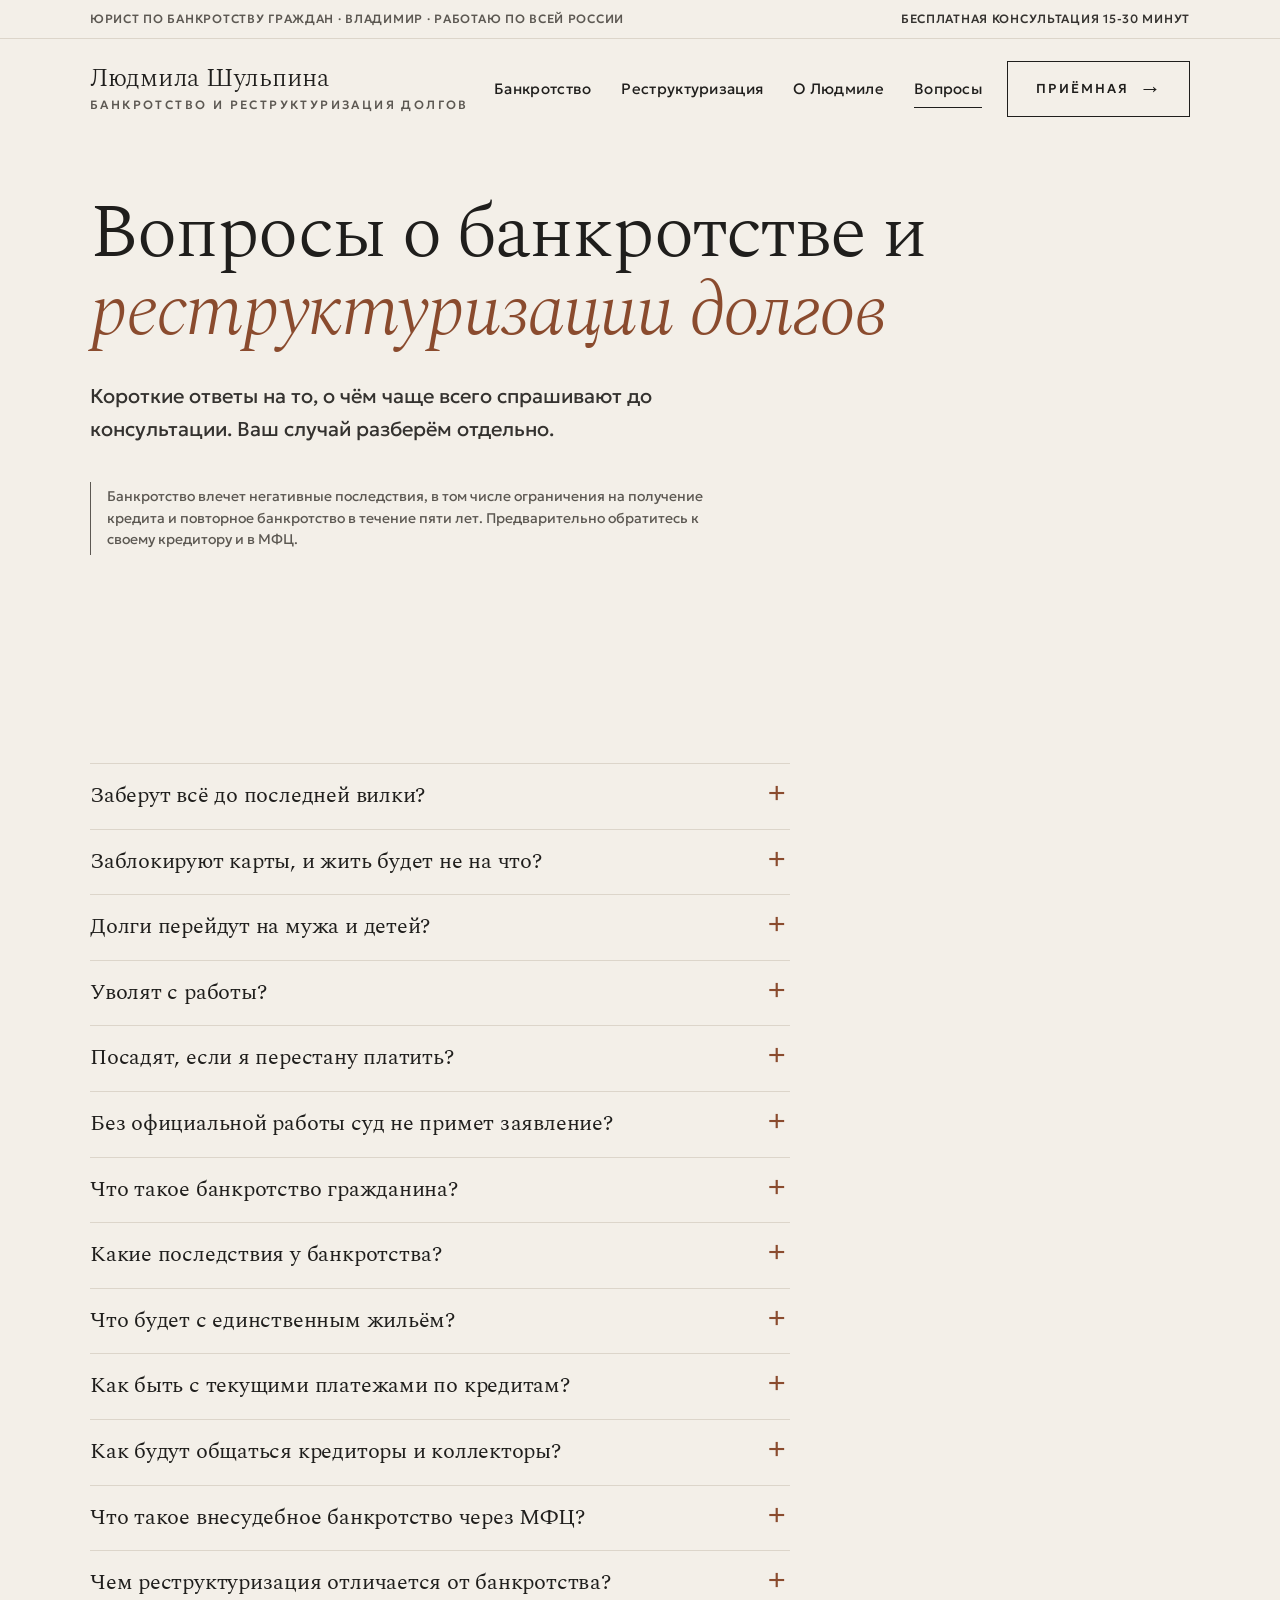
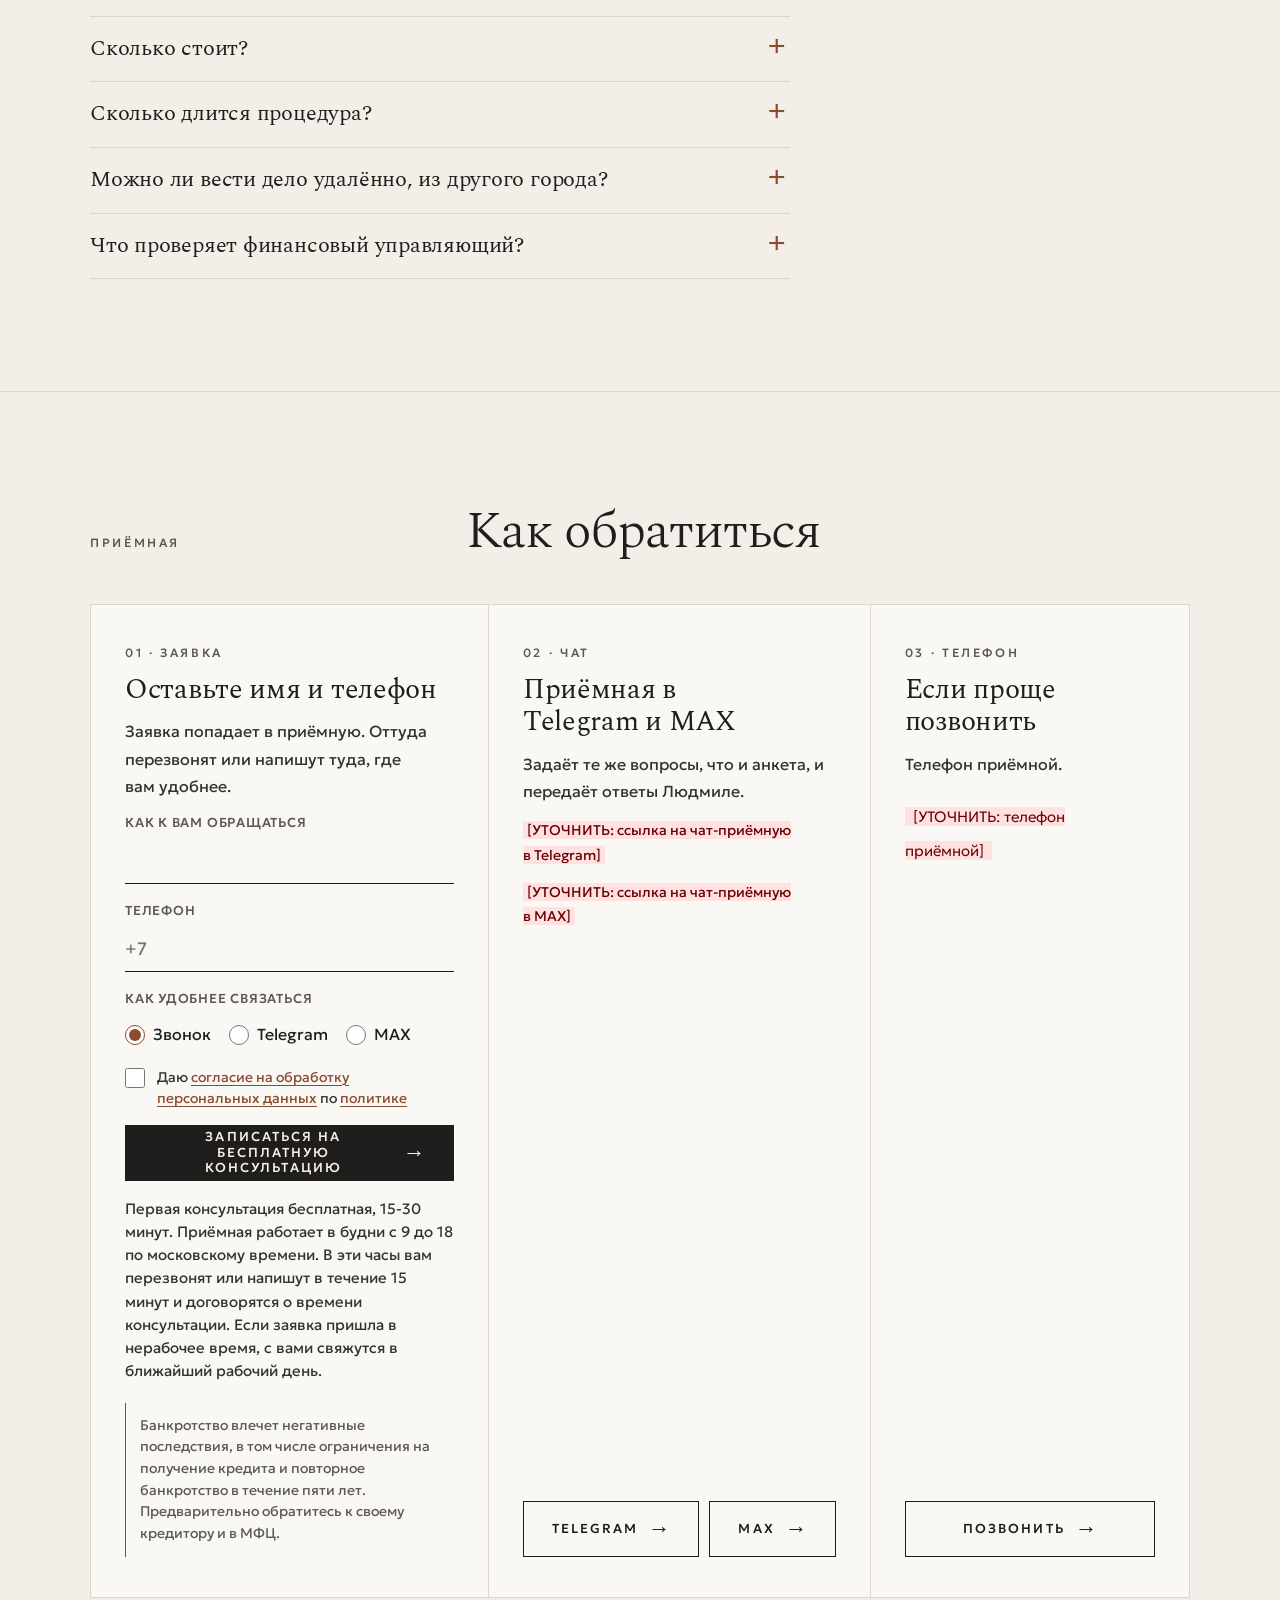
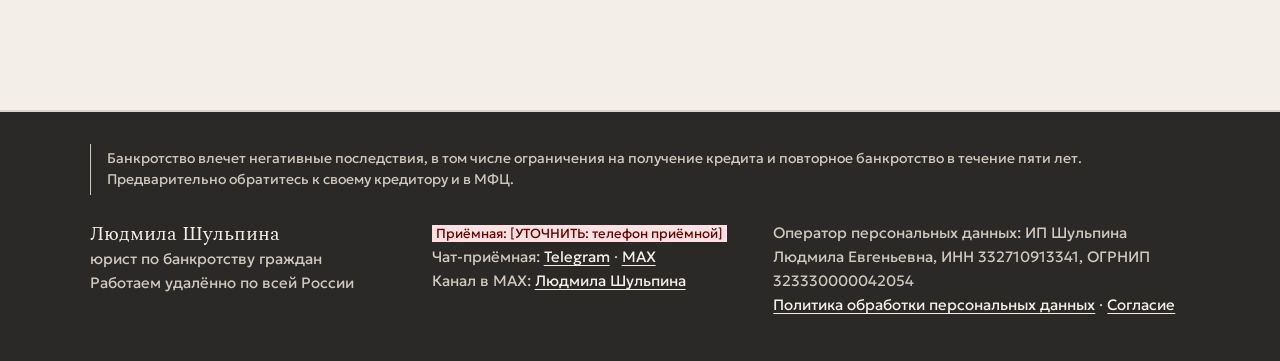
<file: voprosy.html>
<!doctype html>
<html lang="ru">
<head>
<meta charset="utf-8">
<meta name="viewport" content="width=device-width, initial-scale=1">
<title>Вопросы о банкротстве и реструктуризации долгов | Людмила Шульпина</title>
<meta name="description" content="Ответы на частые вопросы о банкротстве граждан: последствия, единственное жильё, кредиторы и коллекторы, банкротство через МФЦ, реструктуризация, стоимость и сроки.">
<meta name="robots" content="noindex, nofollow">
<link rel="canonical" href="https://novyi-domen.example/voprosy.html">
<meta property="og:type" content="website">
<meta property="og:title" content="Вопросы о банкротстве и реструктуризации долгов | Людмила Шульпина">
<meta property="og:description" content="Ответы на частые вопросы о банкротстве граждан: последствия, единственное жильё, кредиторы и коллекторы, банкротство через МФЦ, реструктуризация, стоимость и сроки.">
<meta property="og:url" content="https://novyi-domen.example/voprosy.html">
<meta property="og:locale" content="ru_RU">
<link rel="icon" href="assets/favicon.svg" type="image/svg+xml">
<link rel="stylesheet" href="assets/style.css">
<link rel="stylesheet" href="assets/oformlenie.css">
<script type="application/ld+json">{"@context": "https://schema.org", "@type": "FAQPage", "mainEntity": [{"@type": "Question", "name": "Заберут всё до последней вилки?", "acceptedAnswer": {"@type": "Answer", "text": "Это не так. Единственное жильё закон защищает, если оно не в залоге у банка. Есть и другое имущество, которое не продают. С ипотекой и машиной ситуация отдельная, её разбираем до договора."}}, {"@type": "Question", "name": "Заблокируют карты, и жить будет не на что?", "acceptedAnswer": {"@type": "Answer", "text": "Во время процедуры счетами распоряжаются через финансового управляющего. На жизнь остаётся сумма, которую определяет закон и суд. Как это будет у вас, объясняю заранее, до оплаты."}}, {"@type": "Question", "name": "Долги перейдут на мужа и детей?", "acceptedAnswer": {"@type": "Answer", "text": "Личные долги на родственников не переходят. Если кредит общий или есть совместное имущество, это нужно разобрать отдельно."}}, {"@type": "Question", "name": "Уволят с работы?", "acceptedAnswer": {"@type": "Answer", "text": "Нет, работать можно. Ограничение касается только должностей в органах управления компании, на три года."}}, {"@type": "Question", "name": "Посадят, если я перестану платить?", "acceptedAnswer": {"@type": "Answer", "text": "Трудности с деньгами сами по себе не преступление. Закон обязывает вас предоставлять сведения, но не требует невозможного. Риск возникает, когда человек скрывает имущество или доход."}}, {"@type": "Question", "name": "Без официальной работы суд не примет заявление?", "acceptedAnswer": {"@type": "Answer", "text": "Для банкротства официальный доход не обязателен. Для реструктуризации доход нужен."}}, {"@type": "Question", "name": "Что такое банкротство гражданина?", "acceptedAnswer": {"@type": "Answer", "text": "Банкротство гражданина - процедура по закону о банкротстве: через суд или, при условиях закона, через МФЦ. Подходит ли она вам и какие у неё последствия, разберём на консультации."}}, {"@type": "Question", "name": "Какие последствия у банкротства?", "acceptedAnswer": {"@type": "Answer", "text": "Пять лет при оформлении кредита или займа нужно сообщать о банкротстве, пять лет нельзя повторно подать заявление о своём банкротстве, три года нельзя занимать должности в органах управления юридического лица. Имущество, кроме защищённого законом, может быть продано на торгах. Подробно разберём на консультации."}}, {"@type": "Question", "name": "Что будет с единственным жильём?", "acceptedAnswer": {"@type": "Answer", "text": "Разберём, какое имущество по закону не продаётся в процедуре (например, единственное жильё) и что будет с остальным. Есть исключения, например ипотечное жильё, поэтому смотрим документы."}}, {"@type": "Question", "name": "Как быть с текущими платежами по кредитам?", "acceptedAnswer": {"@type": "Answer", "text": "Как быть с текущими платежами по кредитам, юрист объяснит на консультации с учётом вашей ситуации."}}, {"@type": "Question", "name": "Как будут общаться кредиторы и коллекторы?", "acceptedAnswer": {"@type": "Answer", "text": "Объясним, как по закону строится общение с кредиторами и коллекторами во время процедуры."}}, {"@type": "Question", "name": "Что такое внесудебное банкротство через МФЦ?", "acceptedAnswer": {"@type": "Answer", "text": "Упрощённый порядок без суда и без финансового управляющего (ст. 223.2 закона № 127-ФЗ). Доступен при условиях закона: размер долга в установленных пределах и окончание исполнительного производства. Проверим по документам, выполняются ли условия у вас."}}, {"@type": "Question", "name": "Чем реструктуризация отличается от банкротства?", "acceptedAnswer": {"@type": "Answer", "text": "При реструктуризации суд утверждает план, по которому вы погашаете долги по графику, а имущество не продаётся, пока план выполняется. Нужен постоянный доход. Подробнее о реструктуризации."}}, {"@type": "Question", "name": "Сколько стоит?", "acceptedAnswer": {"@type": "Answer", "text": "Точную стоимость работы называем после разбора документов и записываем в договор. Кроме оплаты нашей работы, в деле есть обязательные расходы: вознаграждение финансового управляющего 25 000 ₽, публикации, почтовые расходы. Ориентировочные цены и варианты оплаты есть на главной странице в разделе «Сколько стоит». Первый платёж можно разделить, возможна рассрочка."}}, {"@type": "Question", "name": "Сколько длится процедура?", "acceptedAnswer": {"@type": "Answer", "text": "Срок процедуры устанавливает суд и может его продлить. Чего ожидать в вашем случае, объясним на консультации."}}, {"@type": "Question", "name": "Можно ли вести дело удалённо, из другого города?", "acceptedAnswer": {"@type": "Answer", "text": "Да, работаем удалённо по всей России. Заявление подаётся в арбитражный суд по месту вашего жительства. Нужно ли ваше личное участие в заседаниях, объясним на консультации."}}, {"@type": "Question", "name": "Что проверяет финансовый управляющий?", "acceptedAnswer": {"@type": "Answer", "text": "Имущество, доходы и сделки за последние три года. Сделки, которые нарушают права кредиторов, он может оспорить. Поэтому о продаже или дарении имущества важно сказать на консультации."}}]}</script>
</head>
<body>
<div class="doc-bar"><div class="wrap"><span>Юрист по банкротству граждан · Владимир · работаю по всей России</span><span>Бесплатная консультация 15-30 минут</span></div></div>
<header class="top"><div class="wrap">
  <a class="brand" href="index.html">Людмила Шульпина<small>банкротство и реструктуризация долгов</small></a>
  <nav class="nav-d" aria-label="Разделы"><a href="bankrotstvo.html">Банкротство</a><a href="restrukturizaciya.html">Реструктуризация</a><a href="o-lyudmile.html">О Людмиле</a><a href="voprosy.html" aria-current="page">Вопросы</a></nav>
  <div class="head-r">
    <details class="menu"><summary>Меню</summary><div class="drop"><a href="bankrotstvo.html">Банкротство</a><a href="restrukturizaciya.html">Реструктуризация</a><a href="o-lyudmile.html">О Людмиле</a><a href="voprosy.html" aria-current="page">Вопросы</a></div></details>
    <a class="btn header-cta" href="#priemnaya">Приёмная</a>
  </div>
</div></header>
<main>
<section class="hero hero-solo" data-screen="first"><div class="wrap hero-grid">
  <div>
    <h1>Вопросы о банкротстве и <em>реструктуризации долгов</em></h1>
    <p class="lead">Короткие ответы на то, о чём чаще всего спрашивают до консультации. Ваш случай разберём отдельно.</p>
    <p class="warn-281" data-warn="first">Банкротство влечет негативные последствия, в том числе ограничения на получение кредита и повторное банкротство в течение пяти лет. Предварительно обратитесь к своему кредитору и в МФЦ.</p>
  </div>
</div></section>

<section class="sec"><div class="wrap">
  <div class="prose">
  <div class="faq"><details><summary>Заберут всё до последней вилки?</summary><p>Это не так. Единственное жильё закон защищает, если оно не в залоге у банка. Есть и другое имущество, которое не продают. С ипотекой и машиной ситуация отдельная, её разбираем до договора.</p></details><details><summary>Заблокируют карты, и жить будет не на что?</summary><p>Во время процедуры счетами распоряжаются через финансового управляющего. На жизнь остаётся сумма, которую определяет закон и суд. Как это будет у вас, объясняю заранее, до оплаты.</p></details><details><summary>Долги перейдут на мужа и детей?</summary><p>Личные долги на родственников не переходят. Если кредит общий или есть совместное имущество, это нужно разобрать отдельно.</p></details><details><summary>Уволят с работы?</summary><p>Нет, работать можно. Ограничение касается только должностей в органах управления компании, на три года.</p></details><details><summary>Посадят, если я перестану платить?</summary><p>Трудности с деньгами сами по себе не преступление. Закон обязывает вас предоставлять сведения, но не требует невозможного. Риск возникает, когда человек скрывает имущество или доход.</p></details><details><summary>Без официальной работы суд не примет заявление?</summary><p>Для банкротства официальный доход не обязателен. Для реструктуризации доход нужен.</p></details><details><summary>Что такое банкротство гражданина?</summary><p>Банкротство гражданина - процедура по закону о банкротстве: через суд или, при условиях закона, через МФЦ. Подходит ли она вам и какие у неё последствия, разберём на консультации.</p></details><details><summary>Какие последствия у банкротства?</summary><p>Пять лет при оформлении кредита или займа нужно сообщать о банкротстве, пять лет нельзя повторно подать заявление о своём банкротстве, три года нельзя занимать должности в органах управления юридического лица. Имущество, кроме защищённого законом, может быть продано на торгах. Подробно разберём на консультации.</p></details><details><summary>Что будет с единственным жильём?</summary><p>Разберём, какое имущество по закону не продаётся в процедуре (например, единственное жильё) и что будет с остальным. Есть исключения, например ипотечное жильё, поэтому смотрим документы.</p></details><details><summary>Как быть с текущими платежами по кредитам?</summary><p>Как быть с текущими платежами по кредитам, юрист объяснит на консультации с учётом вашей ситуации.</p></details><details><summary>Как будут общаться кредиторы и коллекторы?</summary><p>Объясним, как по закону строится общение с кредиторами и коллекторами во время процедуры.</p></details><details><summary>Что такое внесудебное банкротство через МФЦ?</summary><p>Упрощённый порядок без суда и без финансового управляющего (ст. 223.2 закона № 127-ФЗ). Доступен при условиях закона: размер долга в установленных пределах и окончание исполнительного производства. Проверим по документам, выполняются ли условия у вас.</p></details><details><summary>Чем реструктуризация отличается от банкротства?</summary><p>При реструктуризации суд утверждает план, по которому вы погашаете долги по графику, а имущество не продаётся, пока план выполняется. Нужен постоянный доход. <a href="restrukturizaciya.html">Подробнее о реструктуризации</a>.</p></details><details><summary>Сколько стоит?</summary><p>Точную стоимость работы называем после разбора документов и записываем в договор. Кроме оплаты нашей работы, в деле есть обязательные расходы: вознаграждение финансового управляющего 25 000 ₽, публикации, почтовые расходы. Ориентировочные цены и варианты оплаты есть на главной странице в разделе «Сколько стоит». Первый платёж можно разделить, возможна рассрочка.</p></details><details><summary>Сколько длится процедура?</summary><p>Срок процедуры устанавливает суд и может его продлить. Чего ожидать в вашем случае, объясним на консультации.</p></details><details><summary>Можно ли вести дело удалённо, из другого города?</summary><p>Да, работаем удалённо по всей России. Заявление подаётся в арбитражный суд по месту вашего жительства. Нужно ли ваше личное участие в заседаниях, объясним на консультации.</p></details><details><summary>Что проверяет финансовый управляющий?</summary><p>Имущество, доходы и сделки за последние три года. Сделки, которые нарушают права кредиторов, он может оспорить. Поэтому о продаже или дарении имущества важно сказать на консультации.</p></details></div>
  </div>
</div></section>

<section class="sec priemnaya" id="priemnaya"><div class="wrap">
  <div class="sec-head"><span class="kicker">Приёмная</span><h2>Как обратиться</h2></div>
  <div class="reception">
    <div class="cell cell-form"><span class="num">01 · Заявка</span><h3>Оставьте имя и телефон</h3><p>Заявка попадает в приёмную. Оттуда перезвонят или напишут туда, где вам удобнее.</p>
      <form class="lead-form" data-form-name="voprosy" data-endpoint="[УТОЧНИТЬ: адрес приёма заявок (Telegram-бот и таблица)]" novalidate>
  <input type="hidden" name="site_form" value="site_form">
  <input type="hidden" name="form_name" value="voprosy">
  <input type="hidden" name="answers" value="">
  <input type="hidden" name="utm_source"><input type="hidden" name="utm_medium"><input type="hidden" name="utm_campaign"><input type="hidden" name="utm_content"><input type="hidden" name="utm_term">
  <input type="hidden" name="page" value="">
  <div class="hp" aria-hidden="true"><label>Не заполняйте это поле <input type="text" name="website" tabindex="-1" autocomplete="off"></label></div>
  <label>Как к вам обращаться<input type="text" name="name" autocomplete="given-name" required></label>
  <label>Телефон<input type="tel" name="phone" autocomplete="tel" inputmode="tel" placeholder="+7" required></label>
  <fieldset class="contact-way"><legend>Как удобнее связаться</legend>
    <label><input type="radio" name="contact" value="call" checked> Звонок</label>
    <label><input type="radio" name="contact" value="tg"> Telegram</label>
    <label><input type="radio" name="contact" value="max"> MAX</label>
  </fieldset>
  <label class="consent"><input type="checkbox" name="consent" required> Даю <a href="soglasie.html" target="_blank">согласие на обработку персональных данных</a> по <a href="politika.html" target="_blank">политике</a></label>
  <button type="submit">Записаться на бесплатную консультацию</button>
  <p class="note after-submit">Первая консультация бесплатная, 15-30 минут. Приёмная работает в будни с 9 до 18 по московскому времени. В эти часы вам перезвонят или напишут в течение 15 минут и договорятся о времени консультации. Если заявка пришла в нерабочее время, с вами свяжутся в ближайший рабочий день.</p>
  <p class="form-status" role="status" aria-live="polite"></p>
  <p class="warn-281" data-warn="form">Банкротство влечет негативные последствия, в том числе ограничения на получение кредита и повторное банкротство в течение пяти лет. Предварительно обратитесь к своему кредитору и в МФЦ.</p>
</form>
    </div>
    <div class="cell"><span class="num">02 · Чат</span><h3>Приёмная в Telegram и MAX</h3><p>Задаёт те же вопросы, что и анкета, и передаёт ответы Людмиле.</p>
      <p class="note">[УТОЧНИТЬ: ссылка на чат-приёмную в Telegram]</p><p class="note">[УТОЧНИТЬ: ссылка на чат-приёмную в MAX]</p><div class="cell-btns"><a class="btn" href="#priemnaya">Telegram</a><a class="btn" href="#priemnaya">MAX</a></div>
    </div>
    <div class="cell"><span class="num">03 · Телефон</span><h3>Если проще позвонить</h3><p>Телефон приёмной.</p>
      <p class="phone"><span class="todo">[УТОЧНИТЬ: телефон приёмной]</span></p><a class="btn" href="#priemnaya">Позвонить</a>
    </div>
  </div>
</div></section>

</main>
<footer class="site-footer"><div class="wrap">
  <p class="warn-281" data-warn="footer">Банкротство влечет негативные последствия, в том числе ограничения на получение кредита и повторное банкротство в течение пяти лет. Предварительно обратитесь к своему кредитору и в МФЦ.</p>
  <div class="footer-cols">
    <div><strong>Людмила Шульпина</strong><br>юрист по банкротству граждан<br>Работаем удалённо по всей России</div>
    <div>Приёмная: [УТОЧНИТЬ: телефон приёмной]<br>Чат-приёмная: <a href="#priemnaya">Telegram</a> · <a href="#priemnaya">MAX</a><br>Канал в MAX: <a href="https://max.ru/channel_Shulpinamila">Людмила Шульпина</a></div>
    <div>Оператор персональных данных: ИП Шульпина Людмила Евгеньевна, ИНН 332710913341, ОГРНИП 323330000042054<br><a href="politika.html">Политика обработки персональных данных</a> · <a href="soglasie.html">Согласие</a></div>
  </div>
</div></footer>
<nav class="dock" aria-label="Связаться"><a href="index.html#diagnostika">Заявка</a><a href="#priemnaya">Написать</a><a href="#priemnaya">Позвонить</a></nav>
<script src="assets/site.js" defer></script>
</body>
</html>
</file>
<file: assets/style.css>
/* Стиль «Реестр» (направление 1, утверждено 17.11.2026). Шрифты лежат рядом (assets/fonts), внешних ресурсов нет. */
@font-face{font-family:"Geologica";src:url(fonts/geologica-cyrillic-wght-normal.woff2) format("woff2");font-weight:100 900;unicode-range:U+0301,U+0400-045F,U+0490-0491,U+04B0-04B1,U+2116;font-display:swap}
@font-face{font-family:"Geologica";src:url(fonts/geologica-latin-wght-normal.woff2) format("woff2");font-weight:100 900;unicode-range:U+0000-00FF,U+0131,U+0152-0153,U+02BB-02BC,U+02C6,U+02DA,U+02DC,U+2000-206F,U+20AC,U+2122,U+2191,U+2193,U+2212,U+2215,U+FEFF,U+FFFD;font-display:swap}
@font-face{font-family:"Spectral";src:url(fonts/spectral-cyrillic-300-normal.woff2) format("woff2");font-weight:300;unicode-range:U+0301,U+0400-045F,U+0490-0491,U+04B0-04B1,U+2116;font-display:swap}
@font-face{font-family:"Spectral";src:url(fonts/spectral-latin-300-normal.woff2) format("woff2");font-weight:300;unicode-range:U+0000-00FF,U+0131,U+0152-0153,U+02BB-02BC,U+02C6,U+02DA,U+02DC,U+2000-206F,U+20AC,U+2122,U+2191,U+2193,U+2212,U+2215,U+FEFF,U+FFFD;font-display:swap}
@font-face{font-family:"Spectral";src:url(fonts/spectral-cyrillic-300-italic.woff2) format("woff2");font-weight:300;font-style:italic;unicode-range:U+0301,U+0400-045F,U+0490-0491,U+04B0-04B1,U+2116;font-display:swap}
@font-face{font-family:"Spectral";src:url(fonts/spectral-latin-300-italic.woff2) format("woff2");font-weight:300;font-style:italic;unicode-range:U+0000-00FF,U+0131,U+0152-0153,U+02BB-02BC,U+02C6,U+02DA,U+02DC,U+2000-206F,U+20AC,U+2122,U+2191,U+2193,U+2212,U+2215,U+FEFF,U+FFFD;font-display:swap}
@font-face{font-family:"Spectral";src:url(fonts/spectral-cyrillic-400-normal.woff2) format("woff2");font-weight:400 700;unicode-range:U+0301,U+0400-045F,U+0490-0491,U+04B0-04B1,U+2116;font-display:swap}
@font-face{font-family:"Spectral";src:url(fonts/spectral-latin-400-normal.woff2) format("woff2");font-weight:400 700;unicode-range:U+0000-00FF,U+0131,U+0152-0153,U+02BB-02BC,U+02C6,U+02DA,U+02DC,U+2000-206F,U+20AC,U+2122,U+2191,U+2193,U+2212,U+2215,U+FEFF,U+FFFD;font-display:swap}

:root{
  --paper:#FBFAF6; --white:#FFFFFF; --ink:#111316; --text-2:#2B2F35; --muted:#464B52; --line:#D9D6CE;
  --blue:#1E3CC8; --blue-d:#152C99; --blue-soft:#E9EDFF; --warn:#F3F1EA;
  --serif:"Spectral",Georgia,"Times New Roman",serif;
  --sans:"Geologica",system-ui,-apple-system,"Segoe UI",Roboto,Arial,sans-serif;
  --read:700px; --dock-h:62px;
}
*{box-sizing:border-box;margin:0;padding:0}
html{-webkit-text-size-adjust:100%;scroll-behavior:smooth;scroll-padding-top:16px}
body{background:var(--paper);color:var(--ink);font-family:var(--sans);font-size:18px;line-height:1.65;overflow-x:hidden;-webkit-font-smoothing:antialiased}
a{color:var(--blue);text-underline-offset:.18em;text-decoration-thickness:1px}
a:hover{color:var(--ink)}
:focus-visible{outline:2px solid var(--blue);outline-offset:3px}
img{max-width:100%;height:auto}
.wrap{width:100%;max-width:1180px;margin:0 auto;padding:0 18px}
@media(min-width:861px){.wrap{padding:0 40px}}
h1,h2,h3{font-family:var(--serif);font-weight:300;letter-spacing:-.02em;text-wrap:balance}
h1{font-size:40px;line-height:1.06;letter-spacing:-.025em}
h1 em{font-style:italic;color:var(--blue)}
.hero .kicker{margin-bottom:14px}
h1 sup,.note sup{font-family:var(--sans);font-weight:600;font-size:14px;color:var(--blue);vertical-align:super;line-height:0;margin-left:2px}
h2{font-size:34px;line-height:1.1}
h3{font-size:24px;line-height:1.2;font-weight:400;letter-spacing:-.01em}
p,li{text-wrap:pretty}
.note{color:var(--text-2);font-size:15px;line-height:1.55}
.todo{background:#FFE1E1;color:#6B0000;padding:0 4px;font-size:.88em;font-family:var(--sans);font-style:normal;letter-spacing:0;text-transform:none}
.kicker{display:block;font:500 13px/1.4 var(--sans);letter-spacing:.12em;text-transform:uppercase;color:var(--blue)}

/* Плашка реестра */
.doc-bar{border-bottom:1px solid var(--ink);font:500 11px/1.5 var(--sans);letter-spacing:.08em;text-transform:uppercase}
.doc-bar .wrap{display:flex;flex-direction:column;gap:2px;padding-top:8px;padding-bottom:8px}
.doc-bar span:last-child{color:var(--blue)}
@media(max-width:860px){.doc-bar span:first-child{display:none}.doc-bar span:last-child{white-space:nowrap;overflow:hidden;text-overflow:ellipsis}}
@media(min-width:861px){.doc-bar{font-size:12px}.doc-bar .wrap{flex-direction:row;justify-content:space-between;gap:16px;padding-top:10px;padding-bottom:10px}}

/* Шапка */
.top{position:relative;z-index:10;background:var(--paper)}
.top .wrap{display:flex;align-items:center;justify-content:space-between;gap:12px;padding-top:16px;padding-bottom:16px;border-bottom:1px solid var(--line)}
.brand{text-decoration:none;font:400 22px/1 var(--serif);letter-spacing:-.01em;color:var(--ink);white-space:nowrap}
.brand:hover{color:var(--ink)}
.brand{min-width:0}
.brand small{display:block;font:500 11px/1.4 var(--sans);letter-spacing:.1em;text-transform:uppercase;color:var(--muted);margin-top:6px;white-space:normal}
.head-r{flex:none}
.nav-d{display:none;gap:30px;font-size:15px;font-weight:500}
.nav-d a{text-decoration:none;color:var(--ink);padding:6px 0;border-bottom:1.5px solid transparent}
.nav-d a:hover,.nav-d a[aria-current="page"]{border-bottom-color:var(--blue);color:var(--ink)}
.head-r{display:flex;align-items:center;gap:8px}
details.menu{position:relative}
details.menu summary{list-style:none;cursor:pointer;font:500 14px/1 var(--sans);letter-spacing:.06em;text-transform:uppercase;padding:13px 14px;border:1.5px solid var(--ink);color:var(--ink);min-height:44px;display:flex;align-items:center}
details.menu summary::-webkit-details-marker{display:none}
details.menu[open] summary{background:var(--ink);color:var(--paper)}
details.menu .drop{position:absolute;right:0;top:calc(100% + 8px);z-index:20;background:var(--paper);border:1.5px solid var(--ink);min-width:250px;display:flex;flex-direction:column}
details.menu .drop a{padding:15px 18px;text-decoration:none;color:var(--ink);border-bottom:1px solid var(--line)}
details.menu .drop a:last-child{border:0}
details.menu .drop a[aria-current="page"]{background:var(--blue-soft);font-weight:600}
@media(min-width:861px){
  .top .wrap{padding-top:22px;padding-bottom:22px}
  .brand{font-size:26px}
  .brand small{font-size:12px;letter-spacing:.12em}
  .nav-d{display:flex}
  details.menu{display:none}
}

/* Кнопки */
.btn,button[type="submit"],.quiz-next,.quiz-back{display:inline-flex;align-items:center;justify-content:center;gap:10px;min-height:52px;padding:0 26px;border:1.5px solid var(--ink);border-radius:0;background:transparent;color:var(--ink);font:600 16px/1.2 var(--sans);text-decoration:none;text-align:center;cursor:pointer}
.btn:hover,.quiz-back:hover{background:var(--ink);color:var(--paper)}
.cta .btn:not(.ghost),button[type="submit"],.quiz-next{background:var(--blue);border-color:var(--blue);color:#fff}
.cta .btn:not(.ghost):hover,button[type="submit"]:hover,.quiz-next:hover{background:var(--blue-d);border-color:var(--blue-d);color:#fff}
.btn.ghost{background:transparent;color:var(--ink);border-color:var(--ink)}
.btn.ghost:hover{background:var(--ink);color:var(--paper)}
.head-r .btn.header-cta{display:none}
@media(min-width:861px){.head-r .btn.header-cta{display:inline-flex;background:transparent;color:var(--ink);border-color:var(--ink)}.head-r .btn.header-cta:hover{background:var(--ink);color:var(--paper)}}

/* Первый экран */
.hero{padding:30px 0 40px;border-bottom:1px solid var(--ink)}
.hero-grid{display:grid;gap:30px}
.hero .lead{margin-top:20px;max-width:640px;font-size:18px;line-height:1.6}
.cta{display:flex;flex-wrap:wrap;gap:12px;margin-top:26px}
.cta .btn{flex:1 1 100%}
.warn-281{margin-top:28px;max-width:640px;padding:14px 18px;background:var(--warn);border-left:3px solid var(--ink);font-size:15px;line-height:1.55;color:var(--text-2)}
.hero-aside{border-top:1px solid var(--ink)}
.hero-aside h2{font:500 13px/1.4 var(--sans);letter-spacing:.12em;text-transform:uppercase;color:var(--blue);padding:12px 0 6px}
.hero-aside ul{list-style:none;counter-reset:a}
.hero-aside li{counter-increment:a;display:grid;grid-template-columns:40px 1fr;gap:8px;padding:12px 0;border-bottom:1px solid var(--line);font-size:16px;line-height:1.5}
.hero-aside li::before{content:counter(a,decimal-leading-zero);font:300 22px/1.1 var(--serif);color:var(--blue)}
.photo{display:grid;grid-template-columns:112px 1fr;gap:16px;align-items:end}
.frame{aspect-ratio:3/4;background:linear-gradient(160deg,#E4E1D8,#CFCBC0);display:flex;align-items:flex-start;padding:8px}
.frame .todo{font-size:11px;line-height:1.25}
.photo figcaption{font-size:14px;line-height:1.5;color:var(--muted);border-top:1px solid var(--ink);padding-top:10px}
.photo figcaption b{display:block;color:var(--ink);font:400 20px/1.3 var(--serif)}
.photo .note{grid-column:1/-1;padding-left:14px;border-left:2px solid var(--blue)}
@media(min-width:861px){
  .hero{padding:64px 0 60px}
  .hero-grid{grid-template-columns:minmax(0,1fr) 300px;gap:56px;align-items:start}
  h1{font-size:68px;line-height:1.03}
  .hero .lead{font-size:20px;margin-top:30px}
  .cta{margin-top:34px;gap:14px}
  .cta .btn{flex:0 0 auto}
  .warn-281{margin-top:36px}
  .photo{grid-template-columns:1fr;gap:20px;align-items:start}
  .hero-aside{margin-top:8px}
}
@media(min-width:1100px){h1{font-size:76px;line-height:1.02}}
@media(max-width:380px){h1{font-size:36px}}
.hero-solo{padding:36px 0 40px}
.hero-solo .hero-grid{gap:0}
@media(min-width:861px){.hero-solo{padding:64px 0 60px}.hero-solo .hero-grid{display:block}.hero-solo h1{max-width:900px}}

/* Секции */
.sec{padding:52px 0;border-bottom:1px solid var(--line)}
.sec.alt{background:var(--white)}
.sec.sage{background:var(--blue-soft);border-bottom-color:#C9D2FA}
.sec-grid{display:grid;gap:22px}
.sec-head .kicker{margin-bottom:10px}
.sec-head .intro{font-size:17px}
.prose{max-width:var(--read)}
.prose>*+*{margin-top:1em}
.prose h3{margin-top:1.6em}
.prose ul{list-style:none;border-top:1px solid var(--ink)}
.prose ul li{position:relative;padding:14px 0 14px 30px;border-bottom:1px solid var(--line)}
.prose ul li::before{content:"";position:absolute;left:2px;top:1.32em;width:14px;height:1.5px;background:var(--blue)}
.prose ul.cross li::before{content:"\00D7";background:none;width:auto;height:auto;top:.7em;left:1px;font:300 26px/1 var(--serif);color:var(--ink)}
.callout{padding:4px 0 4px 22px;border-left:2px solid var(--blue);font:italic 300 22px/1.45 var(--serif);color:var(--ink)}
@media(min-width:861px){
  .sec{padding:80px 0}
  .sec-grid{grid-template-columns:320px minmax(0,1fr);gap:56px}
  .sec-head h2{position:sticky;top:28px}
  h2{font-size:44px;line-height:1.08}
  .sec-grid .sec-head h2{font-size:40px}
  .callout{font-size:26px;line-height:1.4}
}
.duo{display:grid;gap:44px}
@media(min-width:861px){.duo{grid-template-columns:1fr 1fr;gap:56px}}
.duo h2{margin-bottom:22px}
.sec .intro{max-width:var(--read);margin-top:16px}

/* Страхи */
.fears-list{border-top:1px solid var(--ink)}
.fear{display:grid;gap:10px;padding:24px 0;border-bottom:1px solid var(--line)}
.fear .n{font:300 30px/1 var(--serif);color:var(--blue)}
.fear h3{font:italic 300 25px/1.3 var(--serif)}
.fear p{max-width:560px;font-size:17px}
@media(min-width:861px){
  .fear{grid-template-columns:70px 1fr 1.15fr;gap:40px;padding:32px 0;align-items:baseline}
  .fear .n{font-size:34px}
  .fear h3{font-size:30px}
}

/* Два пути */
.paths{display:grid;margin-top:32px;border:1px solid var(--ink)}
.path{padding:26px 22px;border-bottom:1px solid var(--ink);display:flex;flex-direction:column}
.path:last-child{border-bottom:0}
.path h3{margin-bottom:14px;font-size:28px}
.path p+p{margin-top:.9em}
.path p{font-size:17px}
.path .more{margin-top:18px;font-weight:600;align-self:flex-start}
.path.quiet{background:var(--warn)}
@media(min-width:861px){
  .paths{grid-template-columns:1fr 1fr;margin-top:44px}
  .path{padding:32px 30px}
  .path:first-child{border-right:1px solid var(--ink)}
  .path.quiet{grid-column:1/-1;display:grid;grid-template-columns:1fr 1.4fr;gap:40px;align-items:baseline}
  .path.quiet h3{margin:0}
}

/* До договора: перечень */
.know{padding:52px 0;border-bottom:1px solid var(--line)}
.know .wrap{display:grid;gap:28px}
.know .intro{max-width:480px;margin-top:16px}
.paper{counter-reset:k}
.paper .hd{font:500 13px/1.4 var(--sans);letter-spacing:.12em;text-transform:uppercase;color:var(--blue);padding-bottom:12px;border-bottom:1px solid var(--ink)}
.paper ul{list-style:none}
.paper li{counter-increment:k;display:grid;grid-template-columns:52px 1fr;gap:12px;padding:18px 0;border-bottom:1px solid var(--line);font-size:18px;line-height:1.45}
.paper li::before{content:counter(k,decimal-leading-zero);font:300 28px/1 var(--serif);color:var(--blue)}
.stub{margin-top:26px}
.stub p{font:italic 300 24px/1.35 var(--serif)}
.stub .todo{display:inline-block;margin-top:12px;font-size:14px;line-height:1.4}
@media(min-width:861px){
  .know{padding:80px 0}
  .know .wrap{grid-template-columns:320px minmax(0,1fr);gap:56px;align-items:start}
  .know h2{font-size:40px}
  .know h2,.know .intro{position:sticky;top:30px}
  .paper li{grid-template-columns:70px 1fr;padding:22px 0;font-size:20px}
  .paper li::before{font-size:34px}
  .stub p{font-size:28px}
}

/* Шаги */
.steps{list-style:none;counter-reset:s;border-top:1px solid var(--ink)}
.prose ol.steps{padding:0}
.steps li{counter-increment:s;position:relative;padding:18px 0 18px 64px;border-bottom:1px solid var(--line)}
.steps li::before{content:counter(s,decimal-leading-zero);position:absolute;left:0;top:16px;font:300 28px/1.1 var(--serif);color:var(--blue)}
.steps li strong{font-weight:600}
@media(min-width:861px){.steps li{padding-left:82px}.steps li::before{font-size:34px;top:14px}}

/* Реквизиты */
.req{border:1px solid var(--ink);padding:20px 22px;font-size:16px;line-height:1.6;background:var(--paper)}
.req b{font:400 20px/1.4 var(--serif)}

/* Приёмная */
.priemnaya{border-bottom:0}
.priemnaya .sec-head{display:grid;gap:10px}
@media(min-width:861px){.priemnaya .sec-head{grid-template-columns:320px 1fr;gap:56px;align-items:baseline}.priemnaya .sec-head .kicker{margin:0}}
.reception{display:grid;border:1px solid var(--ink);margin-top:32px;background:var(--paper)}
.cell{padding:26px 20px;border-bottom:1px solid var(--ink);display:flex;flex-direction:column;gap:12px}
.cell:last-child{border-bottom:0}
.cell .num{font:500 12px/1.4 var(--sans);letter-spacing:.12em;text-transform:uppercase;color:var(--muted)}
.cell h3{font-size:26px;line-height:1.15}
.cell>p{font-size:16px;color:var(--text-2)}
.cell-btns{display:grid;grid-template-columns:1fr 1fr;gap:10px;margin-top:auto}
.cell .btn{margin-top:auto}
.cell .phone{font:300 30px/1.15 var(--serif);letter-spacing:-.01em;color:var(--ink);margin-top:6px}
.cell .phone .todo{font-size:15px}
@media(min-width:861px){
  .reception{grid-template-columns:1.25fr 1fr 1fr;margin-top:44px}
  .cell{padding:30px 28px;border-bottom:0;border-right:1px solid var(--ink)}
  .cell:last-child{border-right:0}
  .cell h3{font-size:28px}
}

/* Указание ст. 28.1 вне первого экрана */
.lead-form .warn-281{margin-top:4px;max-width:none;font-size:14px;padding:12px 14px}
.site-footer .warn-281{max-width:none;margin-top:0}

/* Формы */
.lead-form{display:grid;gap:16px;color:var(--ink)}
.lead-form label{display:grid;gap:4px;font-size:13px;font-weight:500;letter-spacing:.06em;text-transform:uppercase;color:var(--muted)}
.lead-form input[type="text"],.lead-form input[type="tel"]{font:400 18px/1.4 var(--sans);letter-spacing:0;text-transform:none;padding:10px 0;border:0;border-bottom:1.5px solid var(--ink);border-radius:0;background:transparent;color:var(--ink);width:100%}
.lead-form input[type="text"]:focus,.lead-form input[type="tel"]:focus{outline:0;border-bottom:2px solid var(--blue)}
.lead-form input[type="checkbox"],.lead-form input[type="radio"],.opt input{accent-color:var(--blue);width:20px;height:20px;flex:none;margin-top:1px}
.lead-form .consent{display:block;padding-left:32px;position:relative;font-size:14px;font-weight:400;letter-spacing:0;text-transform:none;line-height:1.5;color:var(--text-2)}
.lead-form .consent input{position:absolute;left:0;top:1px;margin:0}
.contact-way{border:0;display:flex;flex-wrap:wrap;gap:6px 18px}
.contact-way legend{font-size:13px;font-weight:500;letter-spacing:.06em;text-transform:uppercase;color:var(--muted);margin-bottom:8px;padding:0}
.contact-way label{display:inline-flex;gap:8px;align-items:center;font-size:16px;letter-spacing:0;text-transform:none;color:var(--ink);font-weight:400;min-height:32px}
.hp{position:absolute;left:-9999px;width:1px;height:1px;overflow:hidden}
.form-status{font-size:15px}
.form-status:empty{display:none}
.lead-form button[type="submit"]{width:100%}

/* Анкета */
.quiz{border:1px solid var(--ink);background:var(--paper);padding:22px 18px;max-width:var(--read)}
.quiz-step{border:0;display:none}
.quiz-step.active{display:grid;gap:8px}
.quiz-step legend{font:300 26px/1.2 var(--serif);letter-spacing:-.01em;margin-bottom:16px;padding:0}
.opt{display:flex;gap:12px;align-items:center;padding:13px 14px;border:1px solid var(--line);cursor:pointer;font-size:17px;line-height:1.4;background:var(--white);min-height:52px}
.opt:hover{border-color:var(--ink)}
.opt:has(input:checked){border-color:var(--blue);background:var(--blue-soft)}
.quiz-nav{display:flex;gap:10px;margin-top:20px}
.quiz-nav button{flex:1 1 0}
.quiz-nav .quiz-back[hidden]{display:none}
.quiz-final>p{font:300 22px/1.45 var(--serif);margin-bottom:22px}
@media(min-width:861px){.quiz{padding:32px 30px}.quiz-nav button{flex:0 0 auto}}

/* Вопросы */
.faq{border-top:1px solid var(--ink)}
.faq details{border-bottom:1px solid var(--line)}
.faq summary{cursor:pointer;font:400 22px/1.3 var(--serif);letter-spacing:-.01em;padding:18px 44px 18px 0;list-style:none;position:relative}
.faq summary::-webkit-details-marker{display:none}
.faq summary::after{content:"+";position:absolute;right:4px;top:14px;font:300 30px/1 var(--sans);color:var(--blue)}
.faq details[open] summary::after{content:"\2212"}
.faq details p{padding:0 0 22px;max-width:var(--read)}

/* Подвал */
.site-footer{border-top:1.5px solid var(--ink);padding:32px 0 44px;font-size:15px;line-height:1.6;color:var(--text-2)}
.footer-cols{display:grid;gap:22px;margin-top:26px}
.footer-cols strong{font:400 20px/1.3 var(--serif);color:var(--ink)}
@media(min-width:861px){.footer-cols{grid-template-columns:1fr 1fr 1.4fr;gap:44px}}

/* Юридические страницы */
.legal h1{font-size:34px;line-height:1.1;margin-bottom:18px}
.legal h2{font-size:26px;margin:1.6em 0 .4em}
@media(min-width:861px){.legal h1{font-size:48px}.legal h2{font-size:30px}}

/* Нижняя панель на телефоне */
.dock{display:none}
@media(max-width:860px){
  body{padding-bottom:var(--dock-h)}
  .dock{display:grid;grid-template-columns:1fr 1fr 1fr;position:fixed;left:0;right:0;bottom:0;z-index:30;background:var(--paper);border-top:1.5px solid var(--ink);padding-bottom:env(safe-area-inset-bottom)}
  .dock a{display:flex;align-items:center;justify-content:center;height:var(--dock-h);font:600 15px/1 var(--sans);color:var(--ink);text-decoration:none;border-right:1px solid var(--line)}
  .dock a:last-child{border-right:0}
  .dock a:first-child{background:var(--blue);color:#fff;border-right-color:var(--blue)}
}

@media(prefers-reduced-motion:reduce){html{scroll-behavior:auto}}
</file>
<file: assets/oformlenie.css>
/* Направление А «Тёплое редакционное» (по мотивам 11parfum, под ЦА с долгами). Слой поверх style.css. */
/* Запасные шрифты с подстройкой метрик: строки H1 не прыгают при подгрузке веб-шрифта */
@font-face{font-family:"Spectral-fb";font-style:normal;src:local("Times New Roman"),local("TimesNewRomanPSMT"),local("Liberation Serif"),local("LiberationSerif");size-adjust:107.4%}
@font-face{font-family:"Spectral-fb";font-style:italic;src:local("Times New Roman Italic"),local("TimesNewRomanPS-ItalicMT"),local("Liberation Serif Italic"),local("LiberationSerif-Italic");size-adjust:99.5%}
@font-face{font-family:"Spectral-fb2";font-style:normal;src:local("DejaVu Serif"),local("DejaVuSerif");size-adjust:85.5%}
@font-face{font-family:"Spectral-fb2";font-style:italic;src:local("DejaVu Serif Italic"),local("DejaVuSerif-Italic"),local("DejaVu Serif");size-adjust:81.6%}
@font-face{font-family:"Geologica-fb";font-weight:100 500;src:local("Arial"),local("ArialMT"),local("Liberation Sans"),local("LiberationSans");size-adjust:107.6%}
@font-face{font-family:"Geologica-fb";font-weight:600 900;src:local("Arial Bold"),local("Arial-BoldMT"),local("Liberation Sans Bold"),local("LiberationSans-Bold");size-adjust:103.1%}
@font-face{font-family:"Geologica-fb2";font-weight:100 500;src:local("DejaVu Sans"),local("DejaVuSans");size-adjust:93.2%}
@font-face{font-family:"Geologica-fb2";font-weight:600 900;src:local("DejaVu Sans Bold"),local("DejaVuSans-Bold");size-adjust:87.7%}
:root{
  --paper:#F3EFE8; --white:#FAF8F4; --ink:#1F1E1C; --text-2:#34322F; --muted:#5C5852; --line:#DCD5CA;
  --blue:#8A4B2E; --blue-d:#6E3A22; --blue-soft:#EBE1D6; --warn:#ECE6DC;
  --dark:#2A2927; --dark-2:#3A3835; --on-dark:#F3EFE8; --on-dark-2:#CFC8BD; --clay-l:#D9A585;
  --serif:"Spectral","Spectral-fb","Spectral-fb2",Georgia,serif;
  --sans:"Geologica","Geologica-fb","Geologica-fb2",system-ui,-apple-system,"Segoe UI",Roboto,Arial,sans-serif;
}
body{font-size:18px;line-height:1.7}
.kicker,.hero-aside h2,.paper .hd,.cell .num{font:500 12px/1.4 var(--sans);letter-spacing:.22em;text-transform:uppercase;color:var(--muted)}
h1 em{color:var(--blue)}
h2{font-weight:300}

/* Плашка и шапка: воздух, без жирных рамок */
.doc-bar{border-bottom:1px solid var(--line);color:var(--muted);letter-spacing:.14em}
.doc-bar span:last-child{color:var(--text-2)}
.top{background:transparent}
.top .wrap{border-bottom:0}
.brand{font-weight:300}
.brand small{letter-spacing:.2em}
.nav-d a{font-weight:400;letter-spacing:.02em}
.nav-d a:hover,.nav-d a[aria-current="page"]{border-bottom-color:var(--ink)}
details.menu summary{border:1px solid var(--ink);font-weight:400;letter-spacing:.16em;font-size:12px}

/* Кнопки: тонкая графитовая с подписью в разрядку и стрелкой */
.btn,button[type="submit"],.quiz-next,.quiz-back{border-width:1px;min-height:56px;padding:0 28px;font:500 13px/1.2 var(--sans);letter-spacing:.16em;text-transform:uppercase}
.btn::after,button[type="submit"]::after,.quiz-next::after{content:"\2192";font:300 20px/1 var(--sans);letter-spacing:0;transition:transform .2s ease}
.btn:hover::after,button[type="submit"]:hover::after,.quiz-next:hover::after{transform:translateX(4px)}
.cta .btn:not(.ghost),button[type="submit"],.quiz-next{background:var(--ink);border-color:var(--ink);color:var(--on-dark)}
.cta .btn:not(.ghost):hover,button[type="submit"]:hover,.quiz-next:hover{background:var(--blue);border-color:var(--blue);color:#fff}
.btn:hover,.quiz-back:hover{background:var(--ink);color:var(--on-dark)}

/* Первый экран: крупно, спокойно, фото как главный образ */
.hero{border-bottom:0;padding:24px 0 48px}
.hero .lead{color:var(--text-2)}
.warn-281{background:transparent;border-left:1px solid var(--muted);padding:4px 0 4px 16px;font-size:14px;color:var(--muted)}
.photo{grid-template-columns:1fr;gap:14px}
.frame{aspect-ratio:4/5;background:radial-gradient(120% 90% at 30% 20%,#E9E1D5 0%,#D8CDBE 55%,#C7B9A6 100%);padding:14px;max-height:62vh}
.photo figcaption{border-top:1px solid var(--line);color:var(--muted)}
.photo figcaption b{font-weight:300;font-size:22px}
@media(min-width:861px){
  .hero{padding:56px 0 96px}
  .hero-grid{grid-template-columns:minmax(0,1fr) 400px;gap:72px;align-items:end}
  h1{font-size:72px;line-height:1.02}
  .hero .lead{font-size:20px;line-height:1.65}
}
@media(min-width:1100px){h1{font-size:80px}.hero-grid{grid-template-columns:minmax(0,1fr) 440px}}

/* Секции: тонкие линии вместо чернильных рамок, больше воздуха */
.sec{border-bottom:1px solid var(--line)}
.sec.alt{background:var(--white)}
.sec.sage{background:var(--blue-soft);border-bottom-color:var(--line)}
.prose ul,.steps,.faq,.fears-list,.paper .hd{border-top-color:var(--line)}
.prose ul li::before{background:var(--blue);width:18px;height:1px}
.callout{border-left:1px solid var(--blue);font-size:24px;line-height:1.5}
@media(min-width:861px){.sec{padding:112px 0}.sec-grid{grid-template-columns:340px minmax(0,1fr);gap:80px}h2{font-size:52px}.sec-grid .sec-head h2{font-size:46px}}

.fear .n,.paper li::before,.steps li::before,.hero-aside li::before{color:var(--blue);font-weight:300}
.fear h3{font-weight:300}

/* Два пути: карточки на тонкой сетке */
.paths{border:1px solid var(--line);background:var(--white)}
.path{border-bottom:1px solid var(--line)}
.path .more{font:500 13px/1.4 var(--sans);letter-spacing:.16em;text-transform:uppercase;color:var(--ink);text-decoration:none;border-bottom:1px solid var(--ink);padding-bottom:4px}
.path .more::after{content:" \2192"}
.path.quiet{background:var(--warn)}
@media(min-width:861px){.path:first-child{border-right:1px solid var(--line)}.path{padding:44px 40px}}

/* «Что вы узнаете до договора»: единственная тёмная полоса для ритма */
.know{background:var(--dark);color:var(--on-dark);border-bottom:0}
.know .intro{color:var(--on-dark-2)}
.paper .hd{color:var(--on-dark-2);border-bottom-color:#55514C}
.paper li{border-bottom-color:#4A4743}
.paper li::before{color:var(--clay-l)}
.stub p{color:var(--on-dark)}
@media(min-width:861px){.know{padding:112px 0}}

/* Приёмная и формы */
.reception{border:1px solid var(--line);background:var(--white)}
.cell{border-bottom-color:var(--line)}
@media(min-width:861px){.cell{border-right-color:var(--line);padding:40px 34px}}
.lead-form input[type="text"],.lead-form input[type="tel"]{border-bottom:1px solid var(--ink)}
.quiz{border:1px solid var(--line);background:var(--white)}
.opt{border-color:var(--line);background:var(--paper)}
.opt:has(input:checked){border-color:var(--ink);background:var(--blue-soft)}
.req{border:1px solid var(--line);background:var(--white)}

.site-footer{border-top:1px solid var(--line);background:var(--dark);color:var(--on-dark-2)}
.site-footer strong{color:var(--on-dark)}
.site-footer a{color:var(--on-dark)}
.site-footer .warn-281{color:var(--on-dark-2);border-left-color:var(--on-dark-2)}

.dock{background:var(--paper);border-top:1px solid var(--line)}
.dock a{font:500 13px/1 var(--sans);letter-spacing:.12em;text-transform:uppercase}
.dock a:first-child{background:var(--ink);border-right-color:var(--ink);color:var(--on-dark)}

/* круг 2: колонка H1 шире, плашка реестра без обрезки на телефоне */
@media(min-width:861px){.hero-grid{grid-template-columns:minmax(0,1fr) 340px;gap:80px}h1{font-size:68px}}
@media(min-width:1100px){.hero-grid{grid-template-columns:minmax(0,1fr) 380px}h1{font-size:76px}}
.doc-bar{letter-spacing:.06em}
@media(max-width:860px){.brand small{letter-spacing:.12em}.doc-bar{letter-spacing:.02em}}

/* меньше движения: стрелка кнопок не ездит */
@media(prefers-reduced-motion:reduce){.btn::after,button[type="submit"]::after,.quiz-next::after{transition:none}.btn:hover::after,button[type="submit"]:hover::after,.quiz-next:hover::after{transform:none}}

/* тач-цель от 44px у ссылок «подробнее» */
.path .more{display:inline-flex;align-items:center;min-height:44px}

/* портрет в рамке: заполняет её целиком, лицо по центру */
.frame picture{display:block;width:100%;height:100%}
.frame img{display:block;width:100%;height:100%;object-fit:cover;object-position:50% 30%}

/* Главная по композиции Б с колонками из В, 18.11.2026 */
.hero-b{padding:24px 0 48px;border-bottom:0}
.hero-b-grid{display:grid;gap:32px;align-items:center}
.hero-b .lead{margin:18px 0 24px}
.who{display:flex;gap:14px;align-items:center;margin-bottom:22px}
.who img{width:64px;height:64px;border-radius:50%;object-fit:cover;object-position:50% 20%}
.who b{display:block;font:400 19px/1.2 var(--serif)}
.who span{font-size:14px;color:var(--muted)}
.quiz-card .quiz{background:var(--white);border:0;box-shadow:0 30px 80px -40px rgba(60,40,20,.35);border-radius:4px;padding:24px 18px 20px}
.quiz-card .quiz-step legend{font-size:24px}
.quiz-note{font-size:13px;color:var(--muted);margin-top:14px}
.three-sec{padding:0 0 56px}
.three{display:grid;border-top:1px solid var(--ink)}
.three article{padding:26px 0;border-bottom:1px solid var(--line)}
.three .ic,.uznaete .kicker,.chat .kicker,.night .kicker{font:500 12px/1.4 var(--sans);letter-spacing:.18em;text-transform:uppercase;color:var(--muted)}
.three h3{font:300 34px/1.05 var(--serif);margin:14px 0 16px}
.three .yes{display:inline-block;font:500 12px/1 var(--sans);letter-spacing:.12em;text-transform:uppercase;padding:8px 10px;margin-bottom:14px}
.yes.g{background:#e3e8df;color:#4f5c4c}
.yes.r{background:#f1e2d8;color:var(--blue)}
.three p{font-size:16px;line-height:1.6;color:var(--text-2)}
.uznaete{background:var(--blue-soft);padding:64px 0}
.uznaete h2,.chat h2,.night h2{font:300 36px/1.08 var(--serif);margin:12px 0 12px}
.uznaete .sub{color:var(--text-2);margin-bottom:30px}
.tiles{display:grid;grid-template-columns:1fr 1fr;gap:12px}
.tile{background:var(--white);padding:22px 18px 22px;min-height:170px;display:flex;flex-direction:column}
.tile:last-child{grid-column:1/-1;min-height:0}
.tile .n{font:300 46px/1 var(--serif);color:var(--clay-l)}
.tile p{margin-top:auto;padding-top:14px;font-size:16px;line-height:1.5}
.uznaete .after{margin-top:28px;max-width:760px;font:300 italic 21px/1.45 var(--serif);color:var(--ink)}
.chat{padding:64px 0}
.chat-grid{display:grid;gap:28px}
.chat .side p{color:var(--text-2);max-width:360px}
.thread{display:grid;gap:16px}
.thread .q{justify-self:end;max-width:90%;background:var(--ink);color:var(--on-dark);padding:14px 20px;border-radius:20px 20px 4px 20px;font:300 italic 20px/1.3 var(--serif)}
.thread .a{display:flex;gap:12px}
.thread .a img{width:40px;height:40px;border-radius:50%;object-fit:cover;object-position:50% 20%;flex:none}
.thread .a p{background:var(--white);padding:14px 20px;border-radius:20px 20px 20px 4px;font-size:16px;line-height:1.6}
.dognav{padding:0 0 64px}
.dognav .wrap{padding:0}
.night{background:var(--dark);color:var(--on-dark);display:grid;gap:24px;padding:52px 16px}
.night h2{color:#fff}
.night h2 em{color:#e8c9a8}
.night .sub{color:var(--on-dark-2)}
.night ul{list-style:none}
.night li{display:flex;gap:16px;padding:16px 0;border-bottom:1px solid rgba(255,255,255,.12);font-size:17px}
.night li::before{content:"\2713";color:#e8c9a8}
.night .end{font:300 italic 24px/1.3 var(--serif);color:#e8c9a8;margin:22px 0 12px}
@media(min-width:861px){
  .hero-b{padding:48px 0 96px}
  .hero-b-grid{grid-template-columns:1.05fr .95fr;gap:72px}
  .hero-b h1{font-size:64px}
  .quiz-card .quiz{padding:40px 40px 34px}
  .quiz-card .quiz-step legend{font-size:30px}
  .three-sec{padding-bottom:110px}
  .three{grid-template-columns:repeat(3,1fr)}
  .three article{padding:34px 34px 40px 0;border-bottom:0;border-right:1px solid var(--line)}
  .three article+article{padding-left:34px}
  .three article:last-child{border-right:0}
  .three h3{font-size:44px}
  .uznaete,.chat{padding:110px 0}
  .uznaete h2,.chat h2,.night h2{font-size:52px}
  .tiles{grid-template-columns:repeat(5,1fr);gap:14px}
  .tile{min-height:230px;padding:26px 22px 28px}
  .tile:last-child{grid-column:auto;min-height:230px}
  .uznaete .after{font-size:24px}
  .chat-grid{grid-template-columns:.8fr 1.2fr;gap:72px}
  .thread .q{max-width:78%;font-size:22px}
  .thread .a{max-width:86%}
  .dognav{padding-bottom:110px}
  .dognav .wrap{padding:0 40px}
  .night{grid-template-columns:.9fr 1.1fr;gap:60px;padding:72px}
  .night li{font-size:18px}
}
</file>
